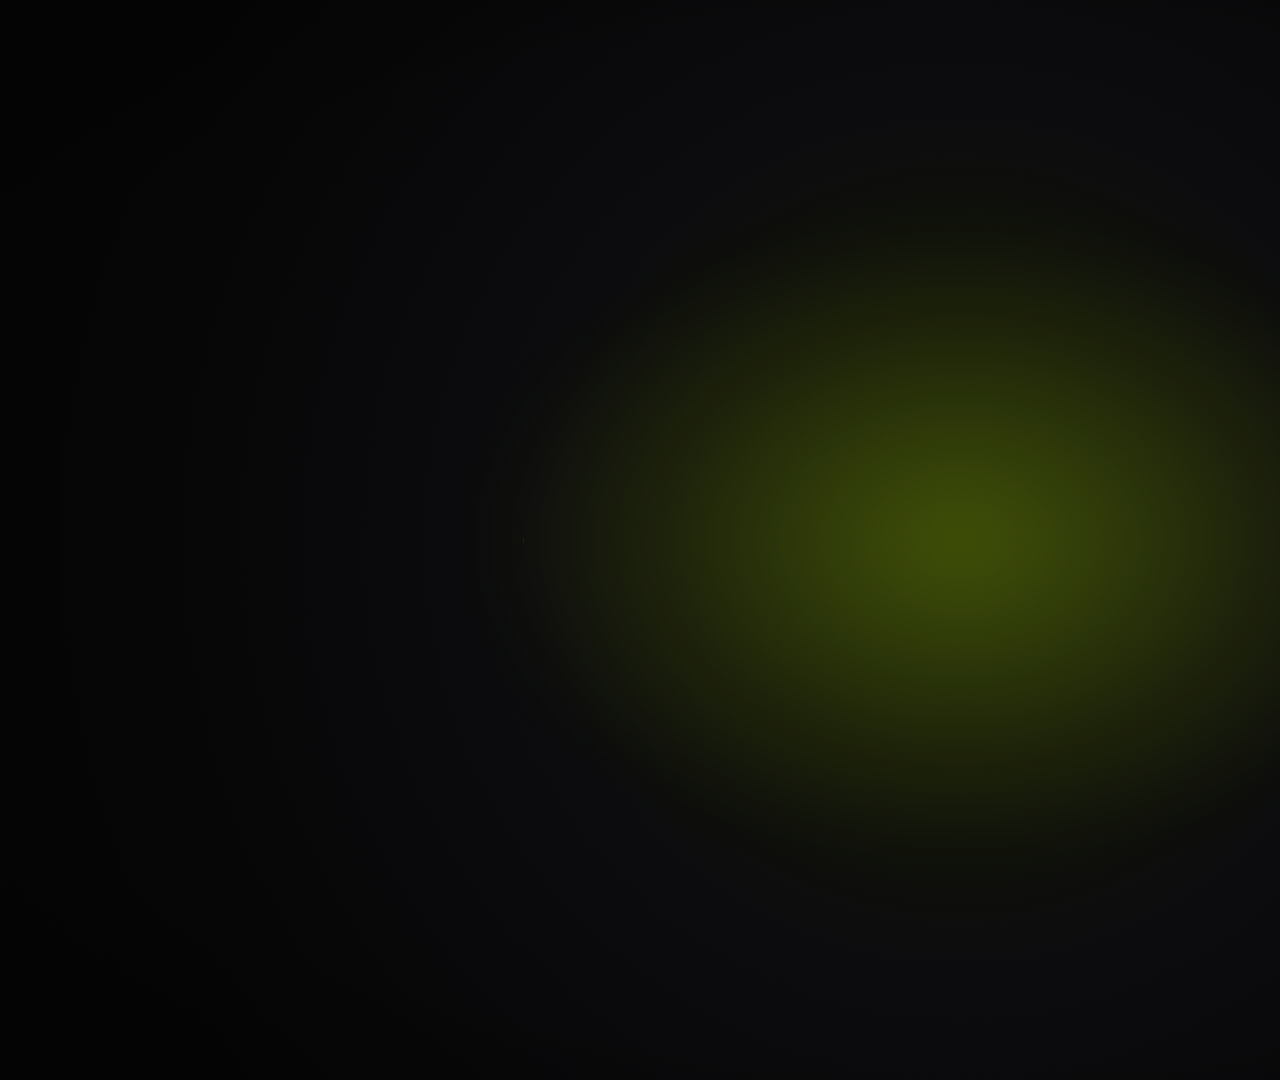
<file: .agents/skills/higgsfield-motion/assets/templates/motion_demo/index.html>
<!doctype html>
<html lang="en">
<head>
<meta charset="utf-8">
<meta name="viewport" content="width=1920">
<title>Motion Personality Demo</title>
<link rel="preconnect" href="https://fonts.googleapis.com">
<link rel="preconnect" href="https://fonts.gstatic.com" crossorigin>
<style>
  *{box-sizing:border-box;margin:0;padding:0}
  html,body{width:1920px;height:1080px;overflow:hidden;background:var(--bg-base,#000)}
  body{-webkit-font-smoothing:antialiased;text-rendering:geometricPrecision}
</style>
</head>
<body>
<div id="stage"></div>
<script>
  /* Per-copy style constant. null = take ?style=<preset> (and ?scheme=) from the URL, else 'higgsfield'.
     Example fixed copy: window.DEMO_STYLE = 'luxury-serif'; */
  window.DEMO_STYLE = null;
</script>
<script src="../../../scripts/hf-tokens.js"></script>
<script src="../../../scripts/hf-motion.js"></script>
<script src="../shared/hero-glyph.js"></script>
<script src="demo.js"></script>
</body>
</html>
</file>
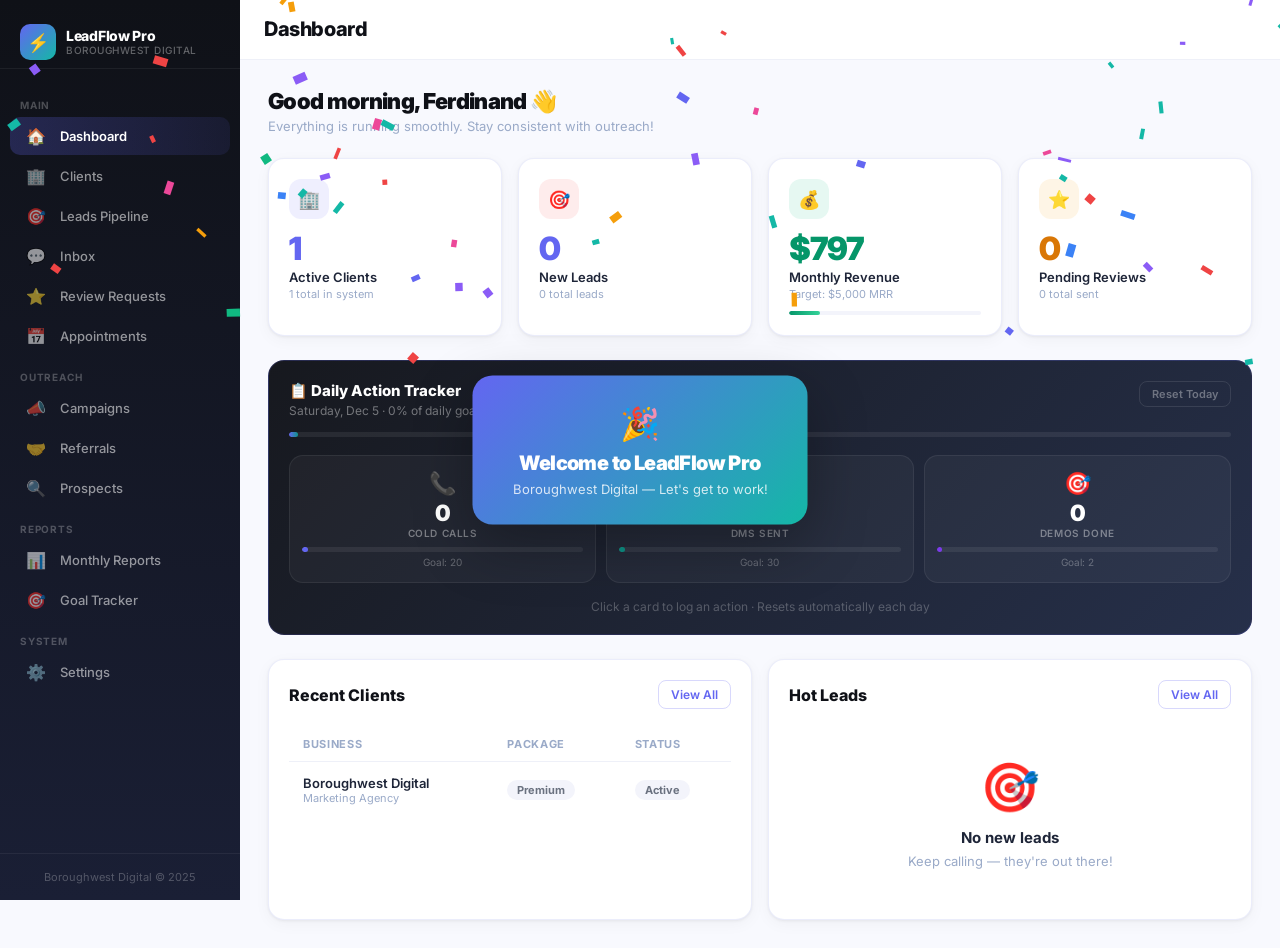
<file: dashboard.html>
<!DOCTYPE html>
<html lang="en">
<head>
<meta charset="UTF-8"/>
<meta name="viewport" content="width=device-width,initial-scale=1.0"/>
<title>LeadFlow Pro — Boroughwest Digital</title>
<link rel="preconnect" href="https://fonts.googleapis.com"/>
<link href="https://fonts.googleapis.com/css2?family=Inter:wght@300;400;500;600;700;800;900&display=swap" rel="stylesheet"/>
<style>
*{box-sizing:border-box;margin:0;padding:0}
:root{--primary:#6366f1;--primary-dark:#4f46e5;--accent:#14b8a6;--bg:#f8f9fe;--card:#fff;--ink:#0f1117;--sidebar:240px}
html{-webkit-font-smoothing:antialiased}
body{font-family:'Inter',-apple-system,sans-serif;background:var(--bg);color:#1e2538;min-height:100vh}
button{cursor:pointer;border:none;font-family:inherit}
input,select,textarea{font-family:inherit}
a{text-decoration:none;color:inherit}
::-webkit-scrollbar{width:4px;height:4px}
::-webkit-scrollbar-thumb{background:#d4d9f0;border-radius:99px}

/* Layout */
#app{display:flex;min-height:100vh}
#sidebar{width:var(--sidebar);background:linear-gradient(180deg,#0f1117 0%,#1a1f35 100%);position:fixed;top:0;left:0;height:100vh;display:flex;flex-direction:column;z-index:100;transition:transform 0.25s ease}
#main{margin-left:var(--sidebar);flex:1;min-height:100vh;display:flex;flex-direction:column}
#topbar{background:#fff;border-bottom:1px solid #eef0f8;padding:0 24px;height:60px;display:flex;align-items:center;justify-content:space-between;position:sticky;top:0;z-index:50}
#content{padding:28px 28px;flex:1}

/* Sidebar */
.sb-logo{padding:24px 20px 8px;display:flex;align-items:center;gap:10px;border-bottom:1px solid rgba(255,255,255,0.06);margin-bottom:8px}
.sb-logo-icon{width:36px;height:36px;border-radius:10px;background:linear-gradient(135deg,#6366f1,#14b8a6);display:flex;align-items:center;justify-content:center;font-size:18px;flex-shrink:0}
.sb-logo-text{font-size:14px;font-weight:800;color:#fff;letter-spacing:-0.02em;line-height:1.2}
.sb-logo-sub{font-size:10px;color:rgba(255,255,255,0.35);font-weight:500;letter-spacing:0.05em;text-transform:uppercase}
.sb-nav{flex:1;overflow-y:auto;padding:8px 10px}
.sb-section{font-size:10px;font-weight:700;color:rgba(255,255,255,0.25);letter-spacing:0.08em;text-transform:uppercase;padding:14px 10px 6px}
.nav-item{display:flex;align-items:center;gap:10px;padding:9px 12px;border-radius:10px;cursor:pointer;margin-bottom:2px;transition:all 0.15s;color:rgba(255,255,255,0.55);font-size:13px;font-weight:500}
.nav-item:hover{background:rgba(255,255,255,0.07);color:rgba(255,255,255,0.85)}
.nav-item.active{background:linear-gradient(90deg,rgba(99,102,241,0.25),rgba(99,102,241,0.1));color:#fff;font-weight:600}
.nav-item.active .nav-icon{background:linear-height(135deg,#6366f1,#4f46e5);color:#a5b4fc}
.nav-icon{font-size:16px;width:28px;text-align:center}
.nav-badge{margin-left:auto;background:#ef4444;color:#fff;font-size:10px;font-weight:700;padding:2px 6px;border-radius:99px}
.sb-footer{padding:16px;border-top:1px solid rgba(255,255,255,0.06)}
.sb-footer-text{font-size:11px;color:rgba(255,255,255,0.25);text-align:center}

/* Cards */
.card{background:#fff;border-radius:16px;box-shadow:0 1px 3px rgba(15,17,23,0.06),0 4px 16px rgba(15,17,23,0.04);border:1px solid rgba(230,233,250,0.8)}
.card-p{padding:20px}
.stat-card{padding:20px;position:relative;overflow:hidden;transition:transform 0.15s,box-shadow 0.15s}
.stat-card:hover{transform:translateY(-2px);box-shadow:0 4px 24px rgba(15,17,23,0.1)}
.stat-icon{width:40px;height:40px;border-radius:12px;display:flex;align-items:center;justify-content:center;font-size:18px;margin-bottom:14px}
.stat-value{font-size:2rem;font-weight:900;letter-spacing:-0.04em;line-height:1}
.stat-label{font-size:13px;font-weight:600;color:#1e2538;margin-top:4px}
.stat-sub{font-size:11px;color:#9aaac8;margin-top:2px}

/* Grid */
.grid-4{display:grid;grid-template-columns:repeat(4,1fr);gap:16px}
.grid-3{display:grid;grid-template-columns:repeat(3,1fr);gap:16px}
.grid-2{display:grid;grid-template-columns:repeat(2,1fr);gap:16px}
@media(max-width:1100px){.grid-4{grid-template-columns:repeat(2,1fr)}.grid-3{grid-template-columns:repeat(2,1fr)}}
@media(max-width:700px){#sidebar{transform:translateX(-100%)}.sb-toggle{display:flex!important}#main{margin-left:0}.grid-4,.grid-3,.grid-2{grid-template-columns:1fr}#content{padding:16px}}

/* Topbar */
.page-title{font-size:20px;font-weight:800;color:#0f1117;letter-spacing:-0.02em}
.page-sub{font-size:12px;color:#9aaac8;margin-top:2px}
.btn{padding:9px 18px;border-radius:10px;font-size:13px;font-weight:600;transition:all 0.15s;display:inline-flex;align-items:center;gap:6px}
.btn-primary{background:linear-gradient(135deg,#6366f1,#4f46e5);color:#fff;box-shadow:0 2px 8px rgba(99,102,241,0.3)}
.btn-primary:hover{transform:translateY(-1px);box-shadow:0 4px 16px rgba(99,102,241,0.4)}
.btn-ghost{background:transparent;color:#6366f1;border:1.5px solid rgba(99,102,241,0.25)}
.btn-ghost:hover{background:rgba(99,102,241,0.07)}
.btn-danger{background:#fee2e2;color:#dc2626}
.btn-danger:hover{background:#fecaca}
.btn-sm{padding:6px 12px;font-size:12px;border-radius:8px}
.btn-accent{background:linear-gradient(135deg,#14b8a6,#0d9488);color:#fff}

/* Badge */
.badge{display:inline-flex;align-items:center;padding:3px 10px;border-radius:99px;font-size:11px;font-weight:600}

/* Table */
.tbl{width:100%;border-collapse:collapse}
.tbl th{font-size:11px;font-weight:700;color:#9aaac8;text-transform:uppercase;letter-spacing:0.06em;padding:10px 14px;text-align:left;border-bottom:1px solid #eef0f8}
.tbl td{padding:13px 14px;border-bottom:1px solid #f3f4fb;font-size:13px;vertical-align:middle}
.tbl tr:last-child td{border-bottom:none}
.tbl tr:hover td{background:#fafbff}

/* Form */
.form-group{margin-bottom:14px}
.form-label{font-size:12px;font-weight:600;color:#4b5563;margin-bottom:5px;display:block}
.form-input{width:100%;padding:9px 12px;border:1.5px solid #e5e7eb;border-radius:10px;font-size:13px;outline:none;transition:border-color 0.15s;background:#fff}
.form-input:focus{border-color:#6366f1;box-shadow:0 0 0 3px rgba(99,102,241,0.1)}
.form-select{width:100%;padding:9px 12px;border:1.5px solid #e5e7eb;border-radius:10px;font-size:13px;outline:none;background:#fff;cursor:pointer}
.form-select:focus{border-color:#6366f1}
.form-textarea{width:100%;padding:9px 12px;border:1.5px solid #e5e7eb;border-radius:10px;font-size:13px;outline:none;resize:vertical;min-height:80px}
.form-textarea:focus{border-color:#6366f1}

/* Modal */
.modal-overlay{position:fixed;inset:0;background:rgba(15,17,23,0.5);backdrop-filter:blur(4px);z-index:200;display:flex;align-items:center;justify-content:center;padding:20px}
.modal{background:#fff;border-radius:20px;width:100%;max-width:500px;max-height:90vh;overflow-y:auto;box-shadow:0 20px 60px rgba(15,17,23,0.25)}
.modal-header{padding:24px 24px 0;display:flex;justify-content:space-between;align-items:flex-start}
.modal-body{padding:20px 24px 24px}
.modal-title{font-size:18px;font-weight:800;color:#0f1117}
.modal-close{width:32px;height:32px;border-radius:8px;background:#f3f4fb;border:none;cursor:pointer;font-size:16px;display:flex;align-items:center;justify-content:center;flex-shrink:0}
.modal-close:hover{background:#e5e7eb}

/* Empty state */
.empty{text-align:center;padding:60px 20px;color:#9aaac8}
.empty-icon{font-size:48px;margin-bottom:12px}
.empty-title{font-size:15px;font-weight:700;color:#1e2538;margin-bottom:6px}
.empty-sub{font-size:13px}

/* Notification */
#toast{position:fixed;bottom:24px;right:24px;z-index:999;display:flex;flex-direction:column;gap:8px;pointer-events:none}
.toast-item{padding:12px 18px;border-radius:12px;font-size:13px;font-weight:600;box-shadow:0 4px 20px rgba(0,0,0,0.15);animation:slideIn 0.3s ease;pointer-events:auto}
.toast-success{background:#0f1117;color:#fff}
.toast-error{background:#fee2e2;color:#dc2626}
@keyframes slideIn{from{transform:translateX(100%);opacity:0}to{transform:none;opacity:1}}

/* Section header */
.section-header{display:flex;justify-content:space-between;align-items:center;margin-bottom:18px;flex-wrap:wrap;gap:10px}
.section-title{font-size:16px;font-weight:800;color:#0f1117}

/* Tabs */
.tabs{display:flex;gap:4px;background:#f3f4fb;padding:4px;border-radius:12px;width:fit-content;flex-wrap:wrap}
.tab{padding:7px 16px;border-radius:9px;font-size:13px;font-weight:600;cursor:pointer;color:#6b7280;transition:all 0.15s;white-space:nowrap}
.tab.active{background:#fff;color:#6366f1;box-shadow:0 1px 4px rgba(0,0,0,0.1)}

/* Toggle sidebar on mobile */
.sb-toggle{display:none;width:36px;height:36px;border-radius:10px;background:#f3f4fb;border:none;font-size:18px;align-items:center;justify-content:center;cursor:pointer}

/* Urgency bar */
.urgency-bar{width:3px;height:100%;position:absolute;top:0;right:0;background:linear-gradient(180deg,#ef4444,#f97316);border-radius:0 16px 16px 0}

/* Pipeline kanban */
.kanban{display:flex;gap:14px;overflow-x:auto;padding-bottom:10px}
.kanban-col{min-width:180px;flex:1}
.kanban-header{font-size:12px;font-weight:700;padding:8px 12px;border-radius:8px;margin-bottom:8px;text-align:center}
.kanban-card{background:#fff;border:1px solid #eef0f8;border-radius:12px;padding:12px;margin-bottom:8px;font-size:12px;box-shadow:0 1px 3px rgba(0,0,0,0.05)}
.kanban-card:hover{border-color:#a5b4fc;box-shadow:0 2px 8px rgba(99,102,241,0.1)}

/* Action tracker */
.tracker-card{background:linear-gradient(135deg,rgba(15,17,23,0.97),rgba(31,41,68,0.97));border:1px solid rgba(99,102,241,0.2);border-radius:16px;padding:20px;color:#fff}
.action-btn{border-radius:14px;padding:14px 12px;cursor:pointer;transition:all 0.15s;text-align:center;user-select:none;border:1px solid rgba(255,255,255,0.07);background:rgba(255,255,255,0.04)}
.action-btn:hover{transform:scale(1.02)}

/* Progress bar */
.progress-bar{height:5px;background:rgba(255,255,255,0.07);border-radius:99px;overflow:hidden}
.progress-fill{height:100%;background:linear-gradient(90deg,#6366f1,#0d9488);border-radius:99px;transition:width 0.5s ease}

/* Closing toolkit */
.tactic-card{border:1px solid #eef0f8;border-radius:14px;padding:16px;background:#fafbff;transition:all 0.15s}
.tactic-card:hover{border-color:#a5b4fc;background:#fff}

/* Script block */
.script-block{background:#f8f9fe;border:1px solid #eef0f8;border-radius:12px;padding:14px;font-size:13px;line-height:1.7;color:#1e2538;font-style:italic;white-space:pre-wrap}

/* Why BW tab */
.pitch-card{border:1px solid #eef0f8;border-radius:16px;padding:20px;margin-bottom:14px}
.pitch-card h3{font-size:14px;font-weight:700;color:#0f1117;margin-bottom:10px}
.pitch-card p,.pitch-card li{font-size:13px;color:#4b5563;line-height:1.7}
.pitch-card li{margin-bottom:4px;list-style:disc;margin-left:16px}

/* One-click setup steps */
.step-item{display:flex;align-items:center;gap:12px;padding:12px 0;border-bottom:1px solid #f3f4fb}
.step-item:last-child{border-bottom:none}
.step-num{width:28px;height:28px;border-radius:50%;background:#f3f4fb;font-size:12px;font-weight:700;display:flex;align-items:center;justify-content:center;flex-shrink:0}
.step-num.done{background:#dcfce7;color:#16a34a}
.step-num.running{background:#ede9fe;color:#7c3aed}

/* Call tracker */
.call-row{display:flex;gap:10px;align-items:center;padding:10px 0;border-bottom:1px solid #f3f4fb;font-size:13px}
.call-row:last-child{border-bottom:none}
.outcome-badge{padding:3px 9px;border-radius:99px;font-size:11px;font-weight:600}
</style>
</head>
<body>
<div id="app">

<!-- Sidebar -->
<div id="sidebar">
  <div class="sb-logo">
    <div class="sb-logo-icon">⚡</div>
    <div>
      <div class="sb-logo-text">LeadFlow Pro</div>
      <div class="sb-logo-sub">Boroughwest Digital</div>
    </div>
  </div>
  <nav class="sb-nav" id="nav"></nav>
  <div class="sb-footer">
    <div class="sb-footer-text">Boroughwest Digital © 2025</div>
  </div>
</div>

<!-- Main -->
<div id="main">
  <div id="topbar">
    <div style="display:flex;align-items:center;gap:12px">
      <button class="sb-toggle" id="sb-toggle" onclick="toggleSidebar()">☰</button>
      <div>
        <div class="page-title" id="page-title">Dashboard</div>
        <div class="page-sub" id="page-sub"></div>
      </div>
    </div>
    <div style="display:flex;align-items:center;gap:10px">
      <span id="topbar-badge" style="font-size:12px;color:#9aaac8"></span>
      <div id="topbar-actions"></div>
    </div>
  </div>
  <div id="content"></div>
</div>

</div>

<!-- Toast container -->
<div id="toast"></div>

<!-- Modal container -->
<div id="modal-root"></div>

<script>
// ============================================================
// DATA LAYER (localStorage)
// ============================================================
const DATA_VERSION = 'v5_inbox';
(function(){
  if(localStorage.getItem('leadflow_version') !== DATA_VERSION){
    Object.keys(localStorage).filter(k=>k.startsWith('leadflow')).forEach(k=>localStorage.removeItem(k));
    localStorage.setItem('leadflow_version', DATA_VERSION);
    const cid = 'demo_client_001';
    const now = Date.now();
    const min = 60000;
    const store = {
      Client: [{
        id: cid, business_name: 'Boroughwest Digital', owner_name: 'Ferdinand West',
        business_type: 'Marketing Agency', phone_number: '2125550100',
        email: 'west.ferdinand@gmail.com', status: 'Active', package: 'Premium',
        slug: 'boroughwest-digital', has_physical_location: false,
        created_date: new Date(now - 7*24*60*min).toISOString()
      }],
      Message: [
        { id:'msg1', client_id:cid, client_name:'Boroughwest Digital', lead_name:'Marcus Johnson', lead_phone:'+12125550188', platform:'SMS', direction:'Inbound',  content:'Hey I saw your ad — how much do you charge?', status:'Unread', created_date: new Date(now - 45*min).toISOString() },
        { id:'msg2', client_id:cid, client_name:'Boroughwest Digital', lead_name:'Marcus Johnson', lead_phone:'+12125550188', platform:'SMS', direction:'Outbound', content:"Hey! Thanks for reaching out — I'll get back to you shortly.", status:'Sent',  created_date: new Date(now - 44*min).toISOString() },
        { id:'msg3', client_id:cid, client_name:'Boroughwest Digital', lead_name:'Marcus Johnson', lead_phone:'+12125550188', platform:'SMS', direction:'Inbound',  content:'Cool, also are you open on Saturdays?', status:'Unread', created_date: new Date(now - 30*min).toISOString() },
        { id:'msg4', client_id:cid, client_name:'Boroughwest Digital', lead_name:'Priya Sharma',   lead_phone:'+12125550244', platform:'SMS', direction:'Inbound',  content:'Hi! I missed your call, what did you need?', status:'Unread', created_date: new Date(now - 120*min).toISOString() },
        { id:'msg5', client_id:cid, client_name:'Boroughwest Digital', lead_name:'Priya Sharma',   lead_phone:'+12125550244', platform:'SMS', direction:'Outbound', content:"Hey Priya! I'd love to get you scheduled. Reply YES and I'll send a booking link.", status:'Sent', created_date: new Date(now - 118*min).toISOString() },
        { id:'msg6', client_id:cid, client_name:'Boroughwest Digital', lead_name:'Priya Sharma',   lead_phone:'+12125550244', platform:'SMS', direction:'Inbound',  content:'YES! Please send it over :)', status:'Unread', created_date: new Date(now - 90*min).toISOString() },
        { id:'msg7', client_id:cid, client_name:'Boroughwest Digital', lead_name:'Derrick Cole',   lead_phone:'+12125550312', platform:'Instagram DM', direction:'Inbound', content:'Yo what are your hours?', status:'Unread', created_date: new Date(now - 180*min).toISOString() },
      ],
      Lead: [], ReviewRequest: []
    };
    localStorage.setItem('leadflow_data', JSON.stringify(store));
  }
})();

function getStore(){ try{ return JSON.parse(localStorage.getItem('leadflow_data')||'{}'); }catch{ return {}; } }
function setStore(d){ localStorage.setItem('leadflow_data', JSON.stringify(d)); }
function makeId(){ return Date.now().toString(36)+Math.random().toString(36).slice(2,6); }

function entity(name){
  return {
    list(){ const s=getStore(); return s[name]||[]; },
    filter(q){ return this.list().filter(r=>Object.entries(q).every(([k,v])=>r[k]===v)); },
    get(id){ return this.list().find(r=>r.id===id); },
    create(d){ const r={...d,id:makeId(),created_date:new Date().toISOString()}; const s=getStore(); s[name]=[...(s[name]||[]),r]; setStore(s); return r; },
    update(id,d){ const s=getStore(); s[name]=(s[name]||[]).map(r=>r.id===id?{...r,...d,updated_date:new Date().toISOString()}:r); setStore(s); return s[name].find(r=>r.id===id); },
    delete(id){ const s=getStore(); s[name]=(s[name]||[]).filter(r=>r.id!==id); setStore(s); }
  };
}

const DB = { Client:entity('Client'), Lead:entity('Lead'), Message:entity('Message'), ReviewRequest:entity('ReviewRequest') };

// ============================================================
// TOAST
// ============================================================
function toast(msg, type='success'){
  const el=document.createElement('div');
  el.className=`toast-item toast-${type}`;
  el.textContent=msg;
  document.getElementById('toast').appendChild(el);
  setTimeout(()=>el.remove(), 3000);
}

// ============================================================
// MODAL
// ============================================================
function showModal(html, onClose){
  const root=document.getElementById('modal-root');
  root.innerHTML=`<div class="modal-overlay" id="modal-overlay">${html}</div>`;
  root.querySelector('#modal-overlay').addEventListener('click',e=>{ if(e.target.id==='modal-overlay'){ closeModal(); if(onClose)onClose(); } });
}
function closeModal(){ document.getElementById('modal-root').innerHTML=''; }

// ============================================================
// ROUTING
// ============================================================
const PAGES = [
  { id:'dashboard',   label:'Dashboard',        icon:'🏠', section:'Main' },
  { id:'clients',     label:'Clients',           icon:'🏢', section:'Main' },
  { id:'leads',       label:'Leads Pipeline',    icon:'🎯', section:'Main' },
  { id:'inbox',       label:'Inbox',             icon:'💬', section:'Main' },
  { id:'reviews',     label:'Review Requests',   icon:'⭐', section:'Main' },
  { id:'campaigns',   label:'Campaigns',         icon:'📣', section:'Outreach' },
  { id:'referrals',   label:'Referrals',         icon:'🤝', section:'Outreach' },
  { id:'prospects',   label:'Prospects',         icon:'🔍', section:'Outreach' },
  { id:'reports',     label:'Monthly Reports',   icon:'📊', section:'Reports' },
  { id:'goals',       label:'Goal Tracker',      icon:'🎯', section:'Reports' },
  { id:'appointments', label:'Appointments',      icon:'📅', section:'Main' },
  { id:'settings',    label:'Settings',          icon:'⚙️', section:'System' },
];

let currentPage = 'dashboard';

function buildNav(){
  const nav = document.getElementById('nav');
  const sections = [...new Set(PAGES.map(p=>p.section))];
  nav.innerHTML = sections.map(sec=>`
    <div class="sb-section">${sec}</div>
    ${PAGES.filter(p=>p.section===sec).map(p=>`
      <div class="nav-item ${p.id===currentPage?'active':''}" onclick="navigate('${p.id}')">
        <span class="nav-icon">${p.icon}</span>
        <span>${p.label}</span>
        ${p.id==='leads'?`<span class="nav-badge" id="leads-badge" style="display:none">0</span>`:''}
      </div>
    `).join('')}
  `).join('');
  updateLeadsBadge();
}

function updateLeadsBadge(){
  const count = DB.Lead.filter({status:'New'}).length;
  const b = document.getElementById('leads-badge');
  if(b){ b.textContent=count; b.style.display=count>0?'inline-flex':'none'; }
}

function navigate(page){
  currentPage=page;
  buildNav();
  const p = PAGES.find(x=>x.id===page);
  document.getElementById('page-title').textContent = p?p.label:'';
  document.getElementById('topbar-actions').innerHTML='';
  document.getElementById('topbar-badge').textContent='';
  renderPage(page);
  if(window.innerWidth<=700) document.getElementById('sidebar').style.transform='translateX(-100%)';
}

function toggleSidebar(){
  const sb=document.getElementById('sidebar');
  const hidden = sb.style.transform==='translateX(-100%)';
  sb.style.transform = hidden?'':'translateX(-100%)';
}

// ============================================================
// RENDER ROUTER
// ============================================================
function renderPage(page){
  const c=document.getElementById('content');
  switch(page){
    case 'dashboard':   renderDashboard(c); break;
    case 'clients':     renderClients(c); break;
    case 'leads':       renderLeads(c); break;
    case 'inbox':       renderInbox(c); break;
    case 'reviews':     renderReviews(c); break;
    case 'campaigns':   renderCampaigns(c); break;
    case 'referrals':   renderReferrals(c); break;
    case 'prospects':   renderProspects(c); break;
    case 'reports':     renderReports(c); break;
    case 'goals':       renderGoals(c); break;
    case 'appointments': renderAppointments(c); break;
    case 'settings':    renderSettings(c); break;
    default: c.innerHTML='<div class="empty"><div class="empty-icon">🚧</div><div class="empty-title">Coming Soon</div></div>';
  }
}

// ============================================================
// HELPERS
// ============================================================
function fmt(d){ return d?new Date(d).toLocaleDateString('en-US',{month:'short',day:'numeric',year:'numeric'}):'—'; }
function statusBadge(s, map){
  const cfg=map[s]||{bg:'#f3f4fb',color:'#6b7280'};
  return `<span class="badge" style="background:${cfg.bg};color:${cfg.color}">${s||'—'}</span>`;
}

const STATUS_LEAD   = {'New':{bg:'rgba(99,102,241,0.1)',color:'#6366f1'},'Contacted':{bg:'rgba(245,158,11,0.1)',color:'#d97706'},'Responded':{bg:'rgba(139,92,246,0.1)',color:'#7c3aed'},'Booked':{bg:'rgba(20,184,166,0.1)',color:'#0d9488'},'Closed Won':{bg:'rgba(16,185,129,0.1)',color:'#059669'},'Closed Lost':{bg:'rgba(239,68,68,0.1)',color:'#dc2626'}};
const STATUS_CLIENT = {'Active':{bg:'rgba(16,185,129,0.1)',color:'#059669'},'Onboarding':{bg:'rgba(99,102,241,0.1)',color:'#6366f1'},'Paused':{bg:'rgba(245,158,11,0.1)',color:'#d97706'},'Churned':{bg:'rgba(239,68,68,0.1)',color:'#dc2626'}};
const PKG_COLOR     = {'Starter':{bg:'rgba(99,102,241,0.1)',color:'#6366f1'},'Growth':{bg:'rgba(20,184,166,0.1)',color:'#0d9488'},'Premium':{bg:'rgba(245,158,11,0.1)',color:'#d97706'}};

function greeting(){ const h=new Date().getHours(); return h<12?'Good morning':h<17?'Good afternoon':'Good evening'; }

// ============================================================
// DASHBOARD
// ============================================================
function renderDashboard(c){
  const clients = DB.Client.list();
  const leads   = DB.Lead.list();
  const reviews = DB.ReviewRequest.list();
  const active  = clients.filter(x=>x.status==='Active');
  const newLeads= leads.filter(x=>x.status==='New');
  const mrr     = active.reduce((sum,x)=>{
    const m={'Starter':297,'Growth':497,'Premium':797};
    return sum+(m[x.package]||0)+(parseInt(x.monthly_revenue)||0);
  },0);
  const pendingR= reviews.filter(x=>x.status==='Pending').length;

  // tracker
  const today=new Date().toDateString();
  const tk=JSON.parse(localStorage.getItem('tracker_'+today)||'{"calls":0,"dms":0,"demos":0}');
  const goals={calls:20,dms:30,demos:2};
  const progress=Math.round(((tk.calls/goals.calls)+(tk.dms/goals.dms)+(tk.demos/goals.demos))/3*100);

  c.innerHTML=`
  <div style="margin-bottom:24px">
    <div style="font-size:22px;font-weight:900;color:#0f1117;letter-spacing:-0.03em">${greeting()}, Ferdinand 👋</div>
    <div style="font-size:13px;color:#9aaac8;margin-top:4px">${newLeads.length>0?`${newLeads.length} new lead${newLeads.length>1?'s':''} waiting — don't let them go cold!`:'Everything is running smoothly. Stay consistent with outreach!'}</div>
  </div>

  <div class="grid-4" style="margin-bottom:24px">
    <div class="card stat-card" onclick="navigate('clients')" style="cursor:pointer">
      <div class="stat-icon" style="background:rgba(99,102,241,0.1)">🏢</div>
      <div class="stat-value" style="color:#6366f1">${active.length}</div>
      <div class="stat-label">Active Clients</div>
      <div class="stat-sub">${clients.length} total in system</div>
    </div>
    <div class="card stat-card" onclick="navigate('leads')" style="cursor:pointer;position:relative">
      ${newLeads.length>0?'<div class="urgency-bar"></div>':''}
      <div class="stat-icon" style="background:rgba(239,68,68,0.1)">🎯</div>
      <div class="stat-value" style="color:${newLeads.length>0?'#dc2626':'#6366f1'}">${newLeads.length}</div>
      <div class="stat-label">New Leads</div>
      <div class="stat-sub">${leads.length} total leads</div>
    </div>
    <div class="card stat-card">
      <div class="stat-icon" style="background:rgba(16,185,129,0.1)">💰</div>
      <div class="stat-value" style="color:#059669">$${mrr.toLocaleString()}</div>
      <div class="stat-label">Monthly Revenue</div>
      <div class="stat-sub">Target: $5,000 MRR</div>
      <div style="margin-top:10px;height:4px;background:#f3f4fb;border-radius:99px;overflow:hidden">
        <div style="height:100%;width:${Math.min(100,Math.round(mrr/5000*100))}%;background:linear-gradient(90deg,#059669,#34d399);border-radius:99px"></div>
      </div>
    </div>
    <div class="card stat-card" onclick="navigate('reviews')" style="cursor:pointer">
      <div class="stat-icon" style="background:rgba(245,158,11,0.1)">⭐</div>
      <div class="stat-value" style="color:#d97706">${pendingR}</div>
      <div class="stat-label">Pending Reviews</div>
      <div class="stat-sub">${reviews.length} total sent</div>
    </div>
  </div>

  <!-- Daily Action Tracker -->
  <div class="tracker-card" style="margin-bottom:24px">
    <div style="display:flex;justify-content:space-between;align-items:flex-start;margin-bottom:14px;flex-wrap:wrap;gap:8px">
      <div>
        <div style="font-weight:800;font-size:15px;margin-bottom:3px">📋 Daily Action Tracker</div>
        <div style="font-size:12px;color:rgba(255,255,255,0.4)">${new Date().toLocaleDateString('en-US',{weekday:'long',month:'short',day:'numeric'})} · ${progress}% of daily goal</div>
      </div>
      <button onclick="resetTracker()" style="font-size:11px;padding:5px 12px;border-radius:8px;border:1px solid rgba(255,255,255,0.1);background:transparent;color:rgba(255,255,255,0.35);cursor:pointer;font-weight:600;font-family:inherit">Reset Today</button>
    </div>
    <div class="progress-bar" style="margin-bottom:18px"><div class="progress-fill" style="width:${Math.max(1,progress)}%"></div></div>
    <div style="display:grid;grid-template-columns:repeat(3,1fr);gap:10px;margin-bottom:16px">
      ${[{k:'calls',icon:'📞',label:'Cold Calls',goal:goals.calls,color:'#6366f1'},{k:'dms',icon:'💬',label:'DMs Sent',goal:goals.dms,color:'#0d9488'},{k:'demos',icon:'🎯',label:'Demos Done',goal:goals.demos,color:'#7c3aed'}].map(a=>{
        const val=tk[a.k],pct=Math.min(100,Math.round(val/a.goal*100)),done=val>=a.goal;
        return `<div class="action-btn" onclick="logAction('${a.k}')" style="background:${done?a.color+'22':'rgba(255,255,255,0.04)'};border-color:${done?a.color+'55':'rgba(255,255,255,0.07)'}">
          <div style="font-size:22px;margin-bottom:6px">${done?'✅':a.icon}</div>
          <div style="font-size:1.4rem;font-weight:900;color:${done?a.color:'white'};letter-spacing:-0.03em;line-height:1">${val}</div>
          <div style="font-size:10px;color:rgba(255,255,255,0.4);margin:3px 0 8px;font-weight:600;text-transform:uppercase;letter-spacing:0.06em">${a.label}</div>
          <div class="progress-bar"><div style="height:100%;width:${Math.max(2,pct)}%;background:${a.color};border-radius:99px;transition:width 0.4s ease"></div></div>
          <div style="font-size:10px;color:rgba(255,255,255,0.3);margin-top:4px">Goal: ${a.goal}</div>
        </div>`;
      }).join('')}
    </div>
    <div style="font-size:12px;color:rgba(255,255,255,0.25);text-align:center">Click a card to log an action · Resets automatically each day</div>
  </div>

  <div class="grid-2">
    <!-- Recent Clients -->
    <div class="card card-p">
      <div class="section-header"><div class="section-title">Recent Clients</div><button class="btn btn-ghost btn-sm" onclick="navigate('clients')">View All</button></div>
      ${active.slice(0,5).length===0?`<div class="empty" style="padding:30px 0"><div class="empty-icon">🏢</div><div class="empty-title">No active clients yet</div><div class="empty-sub">Add your first client to get started</div></div>`:
        `<table class="tbl"><thead><tr><th>Business</th><th>Package</th><th>Status</th></tr></thead><tbody>
        ${active.slice(0,5).map(cl=>`<tr>
          <td><div style="font-weight:600">${cl.business_name||'—'}</div><div style="font-size:11px;color:#9aaac8">${cl.business_type||'—'}</div></td>
          <td>${statusBadge(cl.package,PKG_COLOR)}</td>
          <td>${statusBadge(cl.status,STATUS_CLIENT)}</td>
        </tr>`).join('')}</tbody></table>`}
    </div>
    <!-- Hot Leads -->
    <div class="card card-p">
      <div class="section-header"><div class="section-title">Hot Leads</div><button class="btn btn-ghost btn-sm" onclick="navigate('leads')">View All</button></div>
      ${newLeads.slice(0,5).length===0?`<div class="empty" style="padding:30px 0"><div class="empty-icon">🎯</div><div class="empty-title">No new leads</div><div class="empty-sub">Keep calling — they're out there!</div></div>`:
        `<table class="tbl"><thead><tr><th>Lead</th><th>Source</th><th>Status</th></tr></thead><tbody>
        ${newLeads.slice(0,5).map(l=>`<tr>
          <td><div style="font-weight:600">${l.lead_name||'—'}</div><div style="font-size:11px;color:#9aaac8">${l.client_name||'—'}</div></td>
          <td><span style="font-size:11px;color:#6b7280">${l.source||'—'}</span></td>
          <td>${statusBadge(l.status,STATUS_LEAD)}</td>
        </tr>`).join('')}</tbody></table>`}
    </div>
  </div>
  `;
}

window.logAction = function(key){
  const today=new Date().toDateString();
  const stKey='tracker_'+today;
  const tk=JSON.parse(localStorage.getItem(stKey)||'{"calls":0,"dms":0,"demos":0}');
  tk[key]=(tk[key]||0)+1;
  localStorage.setItem(stKey,JSON.stringify(tk));
  renderDashboard(document.getElementById('content'));
};
window.resetTracker = function(){
  const today=new Date().toDateString();
  localStorage.setItem('tracker_'+today,JSON.stringify({calls:0,dms:0,demos:0}));
  renderDashboard(document.getElementById('content'));
};

// ============================================================
// CLIENTS
// ============================================================
function renderClients(c){
  const clients = DB.Client.list();
  document.getElementById('topbar-actions').innerHTML=`<button class="btn btn-primary btn-sm" onclick="openAddClient()">+ Add Client</button>`;

  c.innerHTML=`
  <div class="grid-3" style="margin-bottom:24px">
    ${[
      {label:'Active',val:clients.filter(x=>x.status==='Active').length,color:'#059669',bg:'rgba(16,185,129,0.1)',icon:'✅'},
      {label:'Onboarding',val:clients.filter(x=>x.status==='Onboarding').length,color:'#6366f1',bg:'rgba(99,102,241,0.1)',icon:'⚙️'},
      {label:'Total Clients',val:clients.length,color:'#0f1117',bg:'#f3f4fb',icon:'🏢'},
    ].map(s=>`<div class="card stat-card">
      <div class="stat-icon" style="background:${s.bg}">${s.icon}</div>
      <div class="stat-value" style="color:${s.color}">${s.val}</div>
      <div class="stat-label">${s.label}</div>
    </div>`).join('')}
  </div>
  <div class="card card-p">
    <div class="section-header">
      <div class="section-title">All Clients (${clients.length})</div>
      <input class="form-input" style="width:220px" placeholder="Search clients…" oninput="filterClients(this.value)" id="client-search"/>
    </div>
    <div id="clients-table">${buildClientsTable(clients)}</div>
  </div>`;
}

function buildClientsTable(list){
  if(!list.length) return `<div class="empty"><div class="empty-icon">🏢</div><div class="empty-title">No clients yet</div><div class="empty-sub">Click "+ Add Client" to get started</div></div>`;
  return `<table class="tbl"><thead><tr><th>Business</th><th>Owner</th><th>Package</th><th>Status</th><th>Phone</th><th>Actions</th></tr></thead><tbody>
  ${list.map(cl=>`<tr>
    <td><div style="font-weight:700">${cl.business_name||'—'}</div><div style="font-size:11px;color:#9aaac8">${cl.business_type||'—'}</div></td>
    <td style="font-size:13px">${cl.owner_name||'—'}</td>
    <td>${statusBadge(cl.package,PKG_COLOR)}</td>
    <td>${statusBadge(cl.status,STATUS_CLIENT)}</td>
    <td style="font-size:12px;color:#6b7280">${cl.phone_number||'—'}</td>
    <td>
      <div style="display:flex;gap:6px">
        <button class="btn btn-ghost btn-sm" onclick="openEditClient('${cl.id}')">Edit</button>
        <button class="btn btn-sm" style="background:#ede9fe;color:#7c3aed" onclick="oneClickSetup('${cl.id}')">⚡ Setup</button>
        <button class="btn btn-danger btn-sm" onclick="deleteClient('${cl.id}')">✕</button>
      </div>
    </td>
  </tr>`).join('')}
  </tbody></table>`;
}

window.filterClients = function(q){
  const all=DB.Client.list();
  const filtered=q?all.filter(c=>(c.business_name||'').toLowerCase().includes(q.toLowerCase())||(c.owner_name||'').toLowerCase().includes(q.toLowerCase())):all;
  document.getElementById('clients-table').innerHTML=buildClientsTable(filtered);
};

window.openAddClient = function(){
  showModal(`<div class="modal">
    <div class="modal-header"><div class="modal-title">Add New Client</div><button class="modal-close" onclick="closeModal()">✕</button></div>
    <div class="modal-body">
      <div class="form-group"><label class="form-label">Business Name *</label><input class="form-input" id="f-bname" placeholder="e.g. Tony's Barbershop"/></div>
      <div class="form-group"><label class="form-label">Owner Name</label><input class="form-input" id="f-oname" placeholder="e.g. Tony Romano"/></div>
      <div class="form-group"><label class="form-label">Business Type</label><input class="form-input" id="f-btype" placeholder="e.g. Barbershop, Dentist, Gym…"/></div>
      <div class="form-group"><label class="form-label">Phone Number</label><input class="form-input" id="f-phone" placeholder="(212) 555-0100"/></div>
      <div class="form-group"><label class="form-label">Email</label><input class="form-input" id="f-email" placeholder="owner@business.com"/></div>
      <div class="grid-2">
        <div class="form-group"><label class="form-label">Package</label>
          <select class="form-select" id="f-pkg"><option value="">Select…</option><option>Starter</option><option>Growth</option><option>Premium</option></select>
        </div>
        <div class="form-group"><label class="form-label">Status</label>
          <select class="form-select" id="f-status"><option>Onboarding</option><option>Active</option><option>Paused</option></select>
        </div>
      </div>
      <div class="form-group"><label class="form-label">Notes</label><textarea class="form-textarea" id="f-notes" placeholder="Any additional notes…" rows="2"></textarea></div>
      <div style="display:flex;gap:10px;justify-content:flex-end;margin-top:6px">
        <button class="btn btn-ghost" onclick="closeModal()">Cancel</button>
        <button class="btn btn-primary" onclick="saveNewClient()">Add Client</button>
      </div>
    </div>
  </div>`);
};

window.saveNewClient = function(){
  const bname=document.getElementById('f-bname').value.trim();
  if(!bname){ toast('Business name is required','error'); return; }
  var slug = bname.toLowerCase().replace(/[^a-z0-9]+/g,'-').replace(/^-|-$/g,'');
  DB.Client.create({
    business_name:bname,
    owner_name:document.getElementById('f-oname').value.trim(),
    business_type:document.getElementById('f-btype').value.trim(),
    phone_number:document.getElementById('f-phone').value.trim(),
    email:document.getElementById('f-email').value.trim(),
    package:document.getElementById('f-pkg').value,
    status:document.getElementById('f-status').value,
    notes:document.getElementById('f-notes').value.trim(),
    slug:slug,
  });
  closeModal();
  toast('Client added! ✅');
  renderClients(document.getElementById('content'));
};

window.openEditClient = function(id){
  const cl=DB.Client.get(id);
  if(!cl) return;
  showModal(`<div class="modal">
    <div class="modal-header"><div class="modal-title">Edit Client</div><button class="modal-close" onclick="closeModal()">✕</button></div>
    <div class="modal-body">
      <div class="form-group"><label class="form-label">Business Name</label><input class="form-input" id="ef-bname" value="${cl.business_name||''}"/></div>
      <div class="form-group"><label class="form-label">Owner Name</label><input class="form-input" id="ef-oname" value="${cl.owner_name||''}"/></div>
      <div class="form-group"><label class="form-label">Business Type</label><input class="form-input" id="ef-btype" value="${cl.business_type||''}"/></div>
      <div class="form-group"><label class="form-label">Phone Number</label><input class="form-input" id="ef-phone" value="${cl.phone_number||''}"/></div>
      <div class="form-group"><label class="form-label">Email</label><input class="form-input" id="ef-email" value="${cl.email||''}"/></div>
      <div class="grid-2">
        <div class="form-group"><label class="form-label">Package</label>
          <select class="form-select" id="ef-pkg">
            ${['Starter','Growth','Premium'].map(p=>`<option ${cl.package===p?'selected':''}>${p}</option>`).join('')}
          </select>
        </div>
        <div class="form-group"><label class="form-label">Status</label>
          <select class="form-select" id="ef-status">
            ${['Onboarding','Active','Paused','Churned'].map(s=>`<option ${cl.status===s?'selected':''}>${s}</option>`).join('')}
          </select>
        </div>
      </div>
      <div class="form-group"><label class="form-label">Missed Call Text-Back Message</label><textarea class="form-textarea" id="ef-mc" rows="2">${cl.missed_call_message||''}</textarea></div>
      <div class="form-group">
        <label class="form-label">Google Review Link</label>
        <div style="display:flex;gap:8px;align-items:center;margin-top:4px">
          <input class="form-input" id="ef-glink" type="url" value="${cl.google_review_link||''}" placeholder="https://g.page/r/XXXXXXXX/review" style="margin-top:0;flex:1"/>
          <button type="button" onclick="getGoogleLink('${cl.business_name}','${cl.address||''}')"
            style="flex-shrink:0;background:#4285f4;color:#fff;border:none;border-radius:8px;padding:9px 12px;font-size:12px;font-weight:700;cursor:pointer;white-space:nowrap">
            🔍 Find on Google
          </button>
        </div>
        <div style="font-size:11px;color:#9ca3af;margin-top:5px">
          💡 Click "Find on Google" → opens Maps → click Share → copy link → paste above
        </div>
      </div>
      <div class="form-group"><label class="form-label">Review Request Message</label><textarea class="form-textarea" id="ef-rr" rows="2">${cl.review_request_message||''}</textarea><div style="font-size:11px;color:#9ca3af;margin-top:4px">Use {link} to insert Google review link. Leave blank for default.</div></div>
      <div class="form-group"><label class="form-label">Notes</label><textarea class="form-textarea" id="ef-notes" rows="2">${cl.notes||''}</textarea></div>
      <div style="display:flex;gap:10px;justify-content:flex-end;margin-top:6px">
        <button class="btn btn-ghost" onclick="closeModal()">Cancel</button>
        <button class="btn btn-primary" onclick="saveEditClient('${id}')">Save Changes</button>
      </div>
    </div>
  </div>`);
};

window.getGoogleLink = function(bizName, address){
  const query = encodeURIComponent((bizName||'business') + ' ' + (address||'Manhattan NYC'));
  window.open('https://www.google.com/maps/search/'+query, '_blank');
  // Show a tooltip
  toast('Google Maps opened — click Share on the listing, copy the link, paste it above ✅');
};

window.saveEditClient = function(id){
  DB.Client.update(id,{
    business_name:document.getElementById('ef-bname').value.trim(),
    owner_name:document.getElementById('ef-oname').value.trim(),
    business_type:document.getElementById('ef-btype').value.trim(),
    phone_number:document.getElementById('ef-phone').value.trim(),
    google_review_link:document.getElementById('ef-glink').value.trim(),
    email:document.getElementById('ef-email').value.trim(),
    package:document.getElementById('ef-pkg').value,
    status:document.getElementById('ef-status').value,
    missed_call_message:document.getElementById('ef-mc').value.trim(),
    review_request_message:document.getElementById('ef-rr').value.trim(),
    notes:document.getElementById('ef-notes').value.trim(),
  });
  closeModal();
  toast('Client updated ✅');
  renderClients(document.getElementById('content'));
};

window.deleteClient = function(id){
  if(!confirm('Delete this client? This cannot be undone.')) return;
  DB.Client.delete(id);
  toast('Client deleted');
  renderClients(document.getElementById('content'));
};

window.oneClickSetup = function(clientId){
  var cl = DB.Client.get(clientId);
  if(!cl){ toast('Client not found','error'); return; }
  var steps = [
    {label:'Send welcome email', desc:'Drafting personalized welcome for '+cl.business_name, icon:'📧'},
    {label:'Generate portal link', desc:'https://westferdinand-bit.github.io/client-portal/?client='+(cl.slug||clientId), icon:'🔗'},
    {label:'Create Google Drive folder', desc:'Folder: '+cl.business_name+' — Reports, Assets, Contracts', icon:'📁'},
    {label:'Configure Twilio text-back', desc:'Webhook ready for '+(cl.phone_number||'phone TBD'), icon:'📱'},
    {label:'Flag ManyChat template', desc:'Ready to duplicate — takes ~2 min manually', icon:'🤖'},
  ];
  var current = 0;

  window._setupNext = function(){
    current++;
    if(current >= steps.length){
      DB.Client.update(clientId, {status:'Active'});
      toast('Client fully onboarded! 🎉');
    }
    renderSetupModal();
  };

  function renderSetupModal(){
    var pct = Math.round(current/steps.length*100);
    var stepsHtml = '';
    for(var i=0;i<steps.length;i++){
      var s = steps[i];
      var numClass = i<current ? 'done' : i===current ? 'running' : '';
      var numText = i<current ? '✓' : (i+1);
      var labelColor = i<current ? '#059669' : i===current ? '#7c3aed' : '#9aaac8';
      stepsHtml += '<div class="step-item"><div class="step-num '+numClass+'">'+numText+'</div><div style="flex:1"><div style="font-size:13px;font-weight:600;color:'+labelColor+'">'+s.icon+' '+s.label+'</div><div style="font-size:11px;color:#9aaac8;margin-top:2px">'+s.desc+'</div></div></div>';
    }
    var actionHtml = '';
    if(current < steps.length){
      actionHtml = '<button class="btn btn-primary" onclick="window._setupNext()">▶ '+(current===0?'Start Setup':'Next Step')+'</button>';
    } else {
      var portalSlug = cl.slug || clientId;
      actionHtml = '<div style="text-align:center;width:100%"><div style="font-size:14px;font-weight:700;color:#059669;margin-bottom:8px">✅ Setup Complete!</div><div style="font-size:12px;color:#6b7280">Portal: <a href="https://westferdinand-bit.github.io/client-portal/?client='+portalSlug+'" target="_blank" style="color:#6366f1">Open Client Portal</a></div><button class="btn btn-ghost" style="margin-top:12px" onclick="closeModal()">Done</button></div>';
    }
    showModal('<div class="modal"><div class="modal-header"><div class="modal-title">⚡ One-Click Setup — '+cl.business_name+'</div><button class="modal-close" onclick="closeModal()">✕</button></div><div class="modal-body"><div style="margin-bottom:20px"><div style="display:flex;justify-content:space-between;margin-bottom:6px"><span style="font-size:12px;color:#6b7280;font-weight:600">Setup Progress</span><span style="font-size:12px;color:#6366f1;font-weight:700">'+current+'/'+steps.length+' steps</span></div><div style="height:6px;background:#f3f4fb;border-radius:99px;overflow:hidden"><div style="height:100%;width:'+pct+'%;background:linear-gradient(90deg,#6366f1,#14b8a6);border-radius:99px;transition:width 0.4s"></div></div></div>'+stepsHtml+'<div style="margin-top:20px;display:flex;gap:10px;justify-content:flex-end">'+actionHtml+'</div></div></div>');
  }

  renderSetupModal();
};

// ============================================================
// LEADS
// ============================================================
function renderLeads(c){
  const leads=DB.Lead.list();
  const clients=DB.Client.list();
  document.getElementById('topbar-actions').innerHTML=`<button class="btn btn-primary btn-sm" onclick="openAddLead()">+ Add Lead</button>`;

  const statuses=['New','Contacted','Responded','Booked','Closed Won','Closed Lost'];
  c.innerHTML=`
  <div class="grid-3" style="margin-bottom:24px">
    ${[
      {label:'New Leads',val:leads.filter(x=>x.status==='New').length,color:'#6366f1',bg:'rgba(99,102,241,0.1)',icon:'🆕'},
      {label:'In Progress',val:leads.filter(x=>['Contacted','Responded'].includes(x.status)).length,color:'#d97706',bg:'rgba(245,158,11,0.1)',icon:'🔄'},
      {label:'Closed Won',val:leads.filter(x=>x.status==='Closed Won').length,color:'#059669',bg:'rgba(16,185,129,0.1)',icon:'🏆'},
    ].map(s=>`<div class="card stat-card">
      <div class="stat-icon" style="background:${s.bg}">${s.icon}</div>
      <div class="stat-value" style="color:${s.color}">${s.val}</div>
      <div class="stat-label">${s.label}</div>
    </div>`).join('')}
  </div>

  <div class="card card-p" style="margin-bottom:20px">
    <div class="section-header"><div class="section-title">Pipeline (${leads.length} leads)</div></div>
    <div class="kanban">
      ${statuses.map(st=>{
        const cfg=STATUS_LEAD[st]||{bg:'#f3f4fb',color:'#6b7280'};
        const group=leads.filter(l=>l.status===st);
        return `<div class="kanban-col">
          <div class="kanban-header" style="background:${cfg.bg};color:${cfg.color}">${st} (${group.length})</div>
          ${group.map(l=>`<div class="kanban-card">
            <div style="font-weight:700;color:#0f1117;margin-bottom:3px">${l.lead_name||'—'}</div>
            <div style="font-size:11px;color:#9aaac8">${l.client_name||'—'} · ${l.source||'—'}</div>
            ${l.value?`<div style="font-size:12px;font-weight:600;color:#059669;margin-top:4px">$${l.value}/mo</div>`:''}
          </div>`).join('')||`<div style="font-size:12px;color:#d4d9f0;text-align:center;padding:16px 0">Empty</div>`}
        </div>`;
      }).join('')}
    </div>
  </div>

  <div class="card card-p">
    <div class="section-header"><div class="section-title">All Leads</div></div>
    <table class="tbl"><thead><tr><th>Lead</th><th>Client</th><th>Source</th><th>Status</th><th>Value</th><th>Follow-up</th><th>Actions</th></tr></thead><tbody>
    ${leads.length===0?`<tr><td colspan="7"><div class="empty" style="padding:30px 0"><div class="empty-icon">🎯</div><div class="empty-title">No leads yet</div></div></td></tr>`:''}
    ${leads.map(l=>`<tr>
      <td><div style="font-weight:600">${l.lead_name||'—'}</div><div style="font-size:11px;color:#9aaac8">${l.lead_phone||''}</div></td>
      <td style="font-size:12px">${l.client_name||'—'}</td>
      <td><span style="font-size:11px;color:#6b7280">${l.source||'—'}</span></td>
      <td>${statusBadge(l.status,STATUS_LEAD)}</td>
      <td style="font-size:12px;color:#059669;font-weight:600">${l.value?'$'+l.value+'/mo':'—'}</td>
      <td style="font-size:11px;color:#9aaac8">${l.follow_up_date?fmt(l.follow_up_date):'—'}</td>
      <td>
        <div style="display:flex;gap:6px">
          <button class="btn btn-ghost btn-sm" onclick="openEditLead('${l.id}')">Edit</button>
          <button class="btn btn-danger btn-sm" onclick="deleteLead('${l.id}')">✕</button>
        </div>
      </td>
    </tr>`).join('')}
    </tbody></table>
  </div>`;
  updateLeadsBadge();
}

window.openAddLead = function(){
  const clients=DB.Client.list();
  showModal(`<div class="modal">
    <div class="modal-header"><div class="modal-title">Add New Lead</div><button class="modal-close" onclick="closeModal()">✕</button></div>
    <div class="modal-body">
      <div class="form-group"><label class="form-label">Lead Name *</label><input class="form-input" id="lf-name" placeholder="e.g. Maria Santos"/></div>
      <div class="form-group"><label class="form-label">Phone</label><input class="form-input" id="lf-phone" placeholder="(212) 555-0100"/></div>
      <div class="form-group"><label class="form-label">Email</label><input class="form-input" id="lf-email" placeholder="email@domain.com"/></div>
      <div class="form-group"><label class="form-label">Client (which business they came from)</label>
        <select class="form-select" id="lf-client">
          <option value="">Select client…</option>
          ${clients.map(cl=>`<option value="${cl.business_name}">${cl.business_name}</option>`).join('')}
        </select>
      </div>
      <div class="grid-2">
        <div class="form-group"><label class="form-label">Source</label>
          <select class="form-select" id="lf-source">
            <option>Missed Call</option><option>Instagram DM</option><option>Facebook DM</option><option>Walk-in</option><option>Referral</option><option>Website</option>
          </select>
        </div>
        <div class="form-group"><label class="form-label">Status</label>
          <select class="form-select" id="lf-status">
            <option>New</option><option>Contacted</option><option>Responded</option><option>Booked</option><option>Closed Won</option><option>Closed Lost</option>
          </select>
        </div>
      </div>
      <div class="form-group"><label class="form-label">Est. Monthly Value ($)</label><input class="form-input" id="lf-value" type="number" placeholder="297"/></div>
      <div class="form-group"><label class="form-label">Follow-up Date</label><input class="form-input" id="lf-followup" type="date"/></div>
      <div style="display:flex;gap:10px;justify-content:flex-end;margin-top:6px">
        <button class="btn btn-ghost" onclick="closeModal()">Cancel</button>
        <button class="btn btn-primary" onclick="saveNewLead()">Add Lead</button>
      </div>
    </div>
  </div>`);
};

window.saveNewLead = function(){
  const name=document.getElementById('lf-name').value.trim();
  if(!name){ toast('Lead name is required','error'); return; }
  DB.Lead.create({
    lead_name:name,
    lead_phone:document.getElementById('lf-phone').value.trim(),
    lead_email:document.getElementById('lf-email').value.trim(),
    client_name:document.getElementById('lf-client').value,
    source:document.getElementById('lf-source').value,
    status:document.getElementById('lf-status').value,
    value:document.getElementById('lf-value').value,
    follow_up_date:document.getElementById('lf-followup').value,
  });
  closeModal();
  toast('Lead added ✅');
  renderLeads(document.getElementById('content'));
};

window.openEditLead = function(id){
  const l=DB.Lead.get(id);
  if(!l) return;
  const clients=DB.Client.list();
  showModal(`<div class="modal">
    <div class="modal-header"><div class="modal-title">Edit Lead</div><button class="modal-close" onclick="closeModal()">✕</button></div>
    <div class="modal-body">
      <div class="form-group"><label class="form-label">Lead Name</label><input class="form-input" id="elf-name" value="${l.lead_name||''}"/></div>
      <div class="form-group"><label class="form-label">Phone</label><input class="form-input" id="elf-phone" value="${l.lead_phone||''}"/></div>
      <div class="form-group"><label class="form-label">Client</label>
        <select class="form-select" id="elf-client">
          <option value="">None</option>
          ${clients.map(cl=>`<option value="${cl.business_name}" ${l.client_name===cl.business_name?'selected':''}>${cl.business_name}</option>`).join('')}
        </select>
      </div>
      <div class="grid-2">
        <div class="form-group"><label class="form-label">Source</label>
          <select class="form-select" id="elf-source">
            ${['Missed Call','Instagram DM','Facebook DM','Walk-in','Referral','Website'].map(s=>`<option ${l.source===s?'selected':''}>${s}</option>`).join('')}
          </select>
        </div>
        <div class="form-group"><label class="form-label">Status</label>
          <select class="form-select" id="elf-status">
            ${['New','Contacted','Responded','Booked','Closed Won','Closed Lost'].map(s=>`<option ${l.status===s?'selected':''}>${s}</option>`).join('')}
          </select>
        </div>
      </div>
      <div class="form-group"><label class="form-label">Est. Monthly Value ($)</label><input class="form-input" id="elf-value" type="number" value="${l.value||''}"/></div>
      <div class="form-group"><label class="form-label">Follow-up Date</label><input class="form-input" id="elf-followup" type="date" value="${l.follow_up_date||''}"/></div>
      <div class="form-group"><label class="form-label">Notes</label><textarea class="form-textarea" id="elf-notes" rows="2">${l.notes||''}</textarea></div>
      <div style="display:flex;gap:10px;justify-content:flex-end;margin-top:6px">
        <button class="btn btn-ghost" onclick="closeModal()">Cancel</button>
        <button class="btn btn-primary" onclick="saveEditLead('${id}')">Save</button>
      </div>
    </div>
  </div>`);
};

window.saveEditLead = function(id){
  DB.Lead.update(id,{
    lead_name:document.getElementById('elf-name').value.trim(),
    lead_phone:document.getElementById('elf-phone').value.trim(),
    client_name:document.getElementById('elf-client').value,
    source:document.getElementById('elf-source').value,
    status:document.getElementById('elf-status').value,
    value:document.getElementById('elf-value').value,
    follow_up_date:document.getElementById('elf-followup').value,
    notes:document.getElementById('elf-notes').value.trim(),
  });
  closeModal();
  toast('Lead updated ✅');
  renderLeads(document.getElementById('content'));
};

window.deleteLead = function(id){
  if(!confirm('Delete this lead?')) return;
  DB.Lead.delete(id);
  toast('Lead deleted');
  renderLeads(document.getElementById('content'));
};

// ============================================================
// INBOX
// ============================================================
function smartSuggest(lastMsg, client) {
  const t = (lastMsg || '').toLowerCase();
  const bookingLink = client ? ('https://superagent-eedd9b5a.base44.app/functions/bookAppointment?client=' + (client.slug || '')) : '';
  const address = (client && client.address) ? client.address : '';

  if (/\b(book|schedul|appoint|come in|set up|availab|slot|when can|yes|yeah|yep|sure|ok|okay)\b/.test(t))
    return bookingLink
      ? 'Here\u2019s our booking link \u2014 grab a time that works for you: ' + bookingLink
      : 'I\u2019d love to get you scheduled! Let me know what day works best for you.';

  if (/\b(price|cost|how much|charge|rate|fee|quote|estimate)\b/.test(t))
    return 'Happy to help with pricing! What service are you looking for?';

  if (/\b(hour|open|close|when|what time|today|weekend|saturday|sunday)\b/.test(t))
    return 'We\u2019re open Mon\u2013Fri 9am\u20136pm and Sat 10am\u20134pm. Anything else I can help with?';

  if (/\b(where|address|location|direction|find you|map|near)\b/.test(t))
    return address
      ? 'We\u2019re located at ' + address + '. See you soon!'
      : 'Happy to share our address \u2014 just give me one moment!';

  if (/\b(miss|call|rang|what did you|you called)\b/.test(t))
    return 'Hey! Sorry I missed you. I\u2019d love to get you taken care of \u2014 reply YES and I\u2019ll send a booking link.';

  if (/\b(thank|thanks|appreciate|great|awesome|perfect|love it)\b/.test(t))
    return 'Thank you so much \u2014 we really appreciate it! Let us know if there\u2019s anything else we can do.';

  return 'Hey! Thanks for reaching out \u2014 how can I help you today?';
}

function renderInbox(c){
  const messages = DB.Message.list().sort((a,b)=>new Date(b.created_date)-new Date(a.created_date));
  const clients  = DB.Client.list();

  // Group into threads by (client_id + lead_phone + platform)
  const convMap = {};
  messages.forEach(m=>{
    const key = (m.client_id||m.client_name||'') + '||' + (m.lead_phone||m.lead_name||'unknown') + '||' + (m.platform||'');
    if(!convMap[key]) convMap[key]={
      key, client_id:m.client_id, client_name:m.client_name,
      lead_name:m.lead_name, lead_phone:m.lead_phone||'',
      platform:m.platform, messages:[], unread:0,
      last_message:m.content, last_time:m.created_date
    };
    convMap[key].messages.push(m);
    if(m.direction==='Inbound' && m.status!=='Read') convMap[key].unread++;
    if(new Date(m.created_date) > new Date(convMap[key].last_time)) {
      convMap[key].last_time = m.created_date;
      convMap[key].last_message = m.content;
    }
  });
  // Sort messages within each thread oldest-first
  Object.values(convMap).forEach(cv => cv.messages.sort((a,b)=>new Date(a.created_date)-new Date(b.created_date)));
  const convs = Object.values(convMap).sort((a,b)=>new Date(b.last_time)-new Date(a.last_time));

  const filter = window._inboxFilter || 'all';
  const clientFilter = window._inboxClientFilter || '';
  const search = window._inboxSearch || '';
  let filtered = convs;
  if(filter!=='all') filtered = filtered.filter(cv=>cv.platform===filter);
  if(clientFilter) filtered = filtered.filter(cv=>cv.client_name===clientFilter);
  if(search) filtered = filtered.filter(cv=>(cv.lead_name||'').toLowerCase().includes(search.toLowerCase())||(cv.lead_phone||'').includes(search));

  const totalUnread = convs.reduce((s,cv)=>s+cv.unread,0);
  const activeKey = window._activeConvKey || null;
  const activeConv = activeKey ? convMap[activeKey] : null;

  document.getElementById('topbar-actions').innerHTML=
    `<button class="btn btn-primary btn-sm" onclick="openNewConversation()">+ New Message</button>`;

  const platformColors = {'SMS':'#6366f1','Instagram DM':'#ec4899','Facebook DM':'#2563eb','Email':'#0d9488','Phone Call':'#d97706'};
  const platformIcons  = {'SMS':'📱','Instagram DM':'📸','Facebook DM':'📘','Email':'📧','Phone Call':'📞'};

  c.innerHTML=`
  <style>
    .conv-list{background:#fff;border-radius:16px;border:1px solid #eef0f8;overflow:hidden;max-height:640px;display:flex;flex-direction:column}
    .conv-rows{overflow-y:auto;flex:1}
    .conv-row{display:flex;align-items:flex-start;gap:11px;padding:13px 15px;border-bottom:1px solid #f3f4fb;cursor:pointer;transition:background .12s;border-left:3px solid transparent}
    .conv-row:hover{background:#f8f9ff}
    .conv-row.active{background:#f3f4ff;border-left:3px solid #6366f1}
    .conv-row.unread-row .conv-lead{font-weight:800}
    .conv-avatar{width:38px;height:38px;border-radius:50%;display:flex;align-items:center;justify-content:center;font-weight:800;font-size:13px;flex-shrink:0;color:#fff}
    .conv-lead{font-size:13px;color:#0f1117;font-weight:600}
    .conv-sub{font-size:11px;color:#9aaac8;margin-top:1px}
    .conv-preview{font-size:12px;color:#9aaac8;margin-top:3px;overflow:hidden;text-overflow:ellipsis;white-space:nowrap}
    .thread-pane{background:#fff;border-radius:16px;border:1px solid #eef0f8;display:flex;flex-direction:column;height:640px}
    .thread-header{padding:13px 16px;border-bottom:1px solid #f3f4fb;display:flex;align-items:center;gap:10px;flex-shrink:0}
    .thread-msgs{flex:1;overflow-y:auto;padding:16px;display:flex;flex-direction:column;gap:6px;background:#f8f9ff}
    .msg-bubble{max-width:72%;padding:10px 14px;border-radius:16px;font-size:13px;line-height:1.5}
    .msg-out{background:#6366f1;color:#fff;border-radius:16px 16px 4px 16px;align-self:flex-end}
    .msg-in{background:#fff;color:#1e293b;border:1px solid #eef0f8;border-radius:16px 16px 16px 4px;align-self:flex-start}
    .quick-bar{padding:10px 14px 6px;border-top:1px solid #f3f4fb;flex-shrink:0}
    .qr-btn{padding:5px 10px;border-radius:20px;border:1.5px solid #e5e7eb;background:#fff;color:#4338ca;font-size:11px;font-weight:600;cursor:pointer;white-space:nowrap;transition:all .12s}
    .qr-btn:hover{background:#ede9fe;border-color:#a5b4fc}
    .reply-bar{padding:10px 14px 14px;display:flex;gap:8px;align-items:flex-end;flex-shrink:0}
    .reply-input{flex:1;border:1.5px solid #e5e7eb;border-radius:12px;padding:10px 13px;font-size:13px;font-family:inherit;resize:none;outline:none;line-height:1.5}
    .reply-input:focus{border-color:#6366f1}
    .send-btn{background:#6366f1;color:#fff;border:none;border-radius:12px;padding:10px 18px;font-size:13px;font-weight:700;cursor:pointer;flex-shrink:0;transition:all .15s}
    .send-btn:disabled{background:#e0e7ff;color:#a5b4fc;cursor:not-allowed}
    .inbox-hint{font-size:11px;color:#c4cde4;margin-top:5px}
  </style>

  <!-- Stats -->
  <div class="grid-3" style="margin-bottom:18px">
    ${[
      {label:'Conversations',val:convs.length,color:'#6366f1',bg:'rgba(99,102,241,0.1)',icon:'💬'},
      {label:'Unread',val:totalUnread,color:'#ef4444',bg:'rgba(239,68,68,0.1)',icon:'🔴'},
      {label:'Clients',val:new Set(convs.map(cv=>cv.client_name)).size,color:'#0d9488',bg:'rgba(20,184,166,0.1)',icon:'🏢'},
    ].map(s=>`<div class="card stat-card">
      <div class="stat-icon" style="background:${s.bg}">${s.icon}</div>
      <div class="stat-value" style="color:${s.color}">${s.val}</div>
      <div class="stat-label">${s.label}</div>
    </div>`).join('')}
  </div>

  <!-- Filters -->
  <div style="display:flex;gap:8px;flex-wrap:wrap;margin-bottom:14px;align-items:center">
    ${['all','SMS','Instagram DM','Facebook DM'].map(p=>
      `<button onclick="window._inboxFilter='${p}';renderInbox(document.getElementById('content'))"
        style="padding:6px 14px;border-radius:20px;border:1.5px solid ${filter===p?'#6366f1':'#e5e7eb'};
        background:${filter===p?'#6366f1':'#fff'};color:${filter===p?'#fff':'#6b7280'};
        font-size:12px;font-weight:600;cursor:pointer">
        ${p==='all'?'📬 All':platformIcons[p]+' '+p}
      </button>`
    ).join('')}
    <input oninput="window._inboxSearch=this.value;renderInbox(document.getElementById('content'))"
      value="${search}" placeholder="🔍 Search contacts…"
      style="margin-left:auto;padding:7px 13px;border-radius:10px;border:1.5px solid #e5e7eb;font-size:12px;color:#1e2538;background:#fff;outline:none;min-width:170px"/>
  </div>

  <!-- Two-pane -->
  <div style="display:grid;grid-template-columns:${activeConv?'320px 1fr':'1fr'};gap:14px;align-items:start">

    <!-- Thread list -->
    <div class="conv-list">
      <div class="conv-rows">
        ${filtered.length===0
          ?`<div class="empty" style="padding:48px"><div class="empty-icon">💬</div><div class="empty-title">No conversations yet</div><div class="empty-sub">Messages from SMS, Instagram, and Facebook will appear here</div></div>`
          :filtered.map(conv=>{
            const initials=(conv.lead_name||'?').split(' ').map(w=>w[0]).join('').toUpperCase().slice(0,2);
            const color=platformColors[conv.platform]||'#6366f1';
            const icon=platformIcons[conv.platform]||'💬';
            const isActive=activeKey===conv.key;
            return `<div class="conv-row ${conv.unread>0?'unread-row':''} ${isActive?'active':''}"
              onclick="window._activeConvKey='${conv.key.replace(/'/g,"\'")}';renderInbox(document.getElementById('content'))">
              <div class="conv-avatar" style="background:${color}">${initials}</div>
              <div style="flex:1;min-width:0">
                <div style="display:flex;justify-content:space-between;align-items:center">
                  <div class="conv-lead">${conv.lead_name||conv.lead_phone||'Unknown'}</div>
                  <div style="font-size:11px;color:#c4cde4">${timeSince(conv.last_time)}</div>
                </div>
                <div class="conv-sub">${conv.client_name||''} · <span style="color:${color}">${icon} ${conv.platform||''}</span></div>
                <div class="conv-preview ${conv.unread>0?'conv-lead':''}">${conv.last_message||''}</div>
              </div>
              ${conv.unread>0?`<div style="width:8px;height:8px;border-radius:50%;background:#ef4444;flex-shrink:0;margin-top:6px"></div>`:''}
            </div>`;
          }).join('')
        }
      </div>
    </div>

    <!-- Thread detail -->
    ${activeConv?`
    <div class="thread-pane">
      <!-- Header -->
      <div class="thread-header">
        <div style="width:36px;height:36px;border-radius:50%;background:${platformColors[activeConv.platform]||'#6366f1'};display:flex;align-items:center;justify-content:center;font-weight:800;font-size:12px;color:#fff;flex-shrink:0">
          ${(activeConv.lead_name||'?').split(' ').map(w=>w[0]).join('').toUpperCase().slice(0,2)}
        </div>
        <div style="flex:1">
          <div style="font-weight:700;font-size:14px;color:#0f1117">${activeConv.lead_name||'Unknown'}</div>
          <div style="font-size:12px;color:#9aaac8">${activeConv.lead_phone||''} · ${activeConv.client_name} · ${platformIcons[activeConv.platform]||'💬'} ${activeConv.platform}</div>
        </div>
        <button onclick="window._activeConvKey=null;renderInbox(document.getElementById('content'))"
          style="background:none;border:none;font-size:18px;cursor:pointer;color:#c4cde4">✕</button>
      </div>

      <!-- Messages -->
      <div class="thread-msgs" id="thread-scroll">
        ${activeConv.messages.map(m=>`
          <div style="display:flex;flex-direction:column;align-items:${m.direction==='Outbound'?'flex-end':'flex-start'}">
            <div class="msg-bubble ${m.direction==='Outbound'?'msg-out':'msg-in'}">${m.content||''}</div>
            <div style="font-size:10px;color:#c0c9d8;margin-bottom:2px;padding:0 4px">${fmt(m.created_date)}</div>
          </div>`).join('')}
      </div>

      <!-- Smart suggested reply -->
      ${(()=>{
        const lastInbound = [...activeConv.messages].reverse().find(m=>m.direction==='Inbound');
        const convClient = clients.find(cl=>cl.id===activeConv.client_id);
        const suggested = smartSuggest(lastInbound ? lastInbound.content : '', convClient || null);
        const safeText = suggested.replace(/\\/g,'\\\\').replace(/`/g,'\\`').replace(/\$/g,'\\$');
        return `
      <div style="padding:10px 14px 4px;border-top:1px solid #f3f4fb;flex-shrink:0">
        <div style="font-size:10px;color:#a5b4fc;font-weight:700;margin-bottom:6px;letter-spacing:.05em">SUGGESTED REPLY</div>
        <div style="background:rgba(99,102,241,0.05);border:1.5px solid rgba(99,102,241,0.18);border-radius:10px;padding:10px 13px;font-size:13px;color:#3d4d6e;line-height:1.5;cursor:pointer;transition:background .15s"
          onmouseover="this.style.background='rgba(99,102,241,0.1)'" onmouseout="this.style.background='rgba(99,102,241,0.05)'"
          onclick="(function(){var el=document.getElementById('reply-input');el.value=\`${safeText}\`;el.focus();el.select();})()">
          <div>${suggested}</div>
          <div style="font-size:10px;color:#a5b4fc;margin-top:5px">Tap to load &rarr; edit if needed &rarr; Send</div>
        </div>
      </div>`;
      })()}

      <!-- Reply bar -->
      <div class="reply-bar">
        <textarea class="reply-input" id="reply-input" rows="2"
          placeholder="Tap suggestion above, or type your own…"
          onkeydown="if(event.key==='Enter'&&!event.shiftKey){event.preventDefault();inboxSendReply('${activeConv.client_id||''}','${activeConv.client_name||''}','${activeConv.lead_name||''}','${activeConv.lead_phone||''}','${activeConv.platform||''}','${activeConv.key.replace(/'/g,"\'")}')}"
        ></textarea>
        <button class="send-btn" id="send-btn"
          onclick="inboxSendReply('${activeConv.client_id||''}','${activeConv.client_name||''}','${activeConv.lead_name||''}','${activeConv.lead_phone||''}','${activeConv.platform||''}','${activeConv.key.replace(/'/g,"\'")}')">
          Send ↑
        </button>
      </div>
      <div class="inbox-hint" style="padding:0 14px 10px">Tap suggestion · Enter to send</div>
    </div>`:''}
  </div>`;

  // Auto-scroll to bottom of thread
  setTimeout(()=>{
    const s=document.getElementById('thread-scroll');
    if(s) s.scrollTop=s.scrollHeight;
  },50);
}

function timeSince(dateStr){
  if(!dateStr) return '';
  const diff=Date.now()-new Date(dateStr).getTime();
  const m=Math.floor(diff/60000);
  if(m<1) return 'just now';
  if(m<60) return m+'m ago';
  const h=Math.floor(m/60);
  if(h<24) return h+'h ago';
  const d=Math.floor(h/24);
  return d+'d ago';
}

window.inboxSendReply = function(clientId, clientName, leadName, leadPhone, platform, convKey){
  const input = document.getElementById('reply-input');
  const btn = document.getElementById('send-btn');
  const text = input ? input.value.trim() : '';
  if(!text){ toast('Type a message first','error'); return; }
  if(btn){ btn.disabled=true; btn.textContent='Sending…'; }

  if(platform==='SMS' && leadPhone){
    fetch('https://superagent-eedd9b5a.base44.app/functions/sendSms',{
      method:'POST',headers:{'Content-Type':'application/json'},
      body:JSON.stringify({to:leadPhone,message:text,client_id:clientId,client_name:clientName,lead_name:leadName,type:'manual'})
    }).then(r=>r.json()).then(d=>{
      if(d.ok){
        DB.Message.create({client_id:clientId,client_name:clientName,lead_name:leadName,lead_phone:leadPhone,platform,direction:'Outbound',content:text,status:'Sent'});
        window._activeConvKey=convKey;
        renderInbox(document.getElementById('content'));
        toast('Sent ✅');
      } else {
        if(btn){btn.disabled=false;btn.textContent='Send ↑';}
        toast('SMS failed: '+(d.error||'check Twilio'),'error');
      }
    }).catch(()=>{
      if(btn){btn.disabled=false;btn.textContent='Send ↑';}
      toast('Network error','error');
    });
  } else {
    DB.Message.create({client_id:clientId,client_name:clientName,lead_name:leadName,lead_phone:leadPhone,platform,direction:'Outbound',content:text,status:'Sent'});
    window._activeConvKey=convKey;
    renderInbox(document.getElementById('content'));
    toast('Message logged ✅');
  }
};

window.sendReply = function(clientId, clientName, leadName, leadPhone, platform){
  const text=document.getElementById('reply-text').value.trim();
  if(!text){toast('Type a message first','error');return;}
  if(platform!=='SMS'){toast('Only SMS replies supported right now','error');return;}
  toast('Sending...');
  fetch('https://superagent-eedd9b5a.base44.app/functions/sendSms',{
    method:'POST',headers:{'Content-Type':'application/json'},
    body:JSON.stringify({to:leadPhone,message:text,client_id:clientId,client_name:clientName,lead_name:leadName,type:'reply'})
  }).then(r=>r.json()).then(d=>{
    if(d.ok){
      closeModal();
      toast('Reply sent ✅');
      setTimeout(()=>renderInbox(document.getElementById('content')),400);
    } else {
      toast('Send failed: '+(d.error||'check Twilio'),'error');
    }
  }).catch(()=>toast('Network error','error'));
};

window.openNewConversation = function(){
  const clients=DB.Client.list();
  showModal(`<div class="modal">
    <div class="modal-header"><div class="modal-title">New Message</div><button class="modal-close" onclick="closeModal()">✕</button></div>
    <div class="modal-body">
      <div class="form-group"><label class="form-label">Client</label>
        <select class="form-select" id="mf-client"><option value="">Select…</option>${clients.map(cl=>`<option value="${cl.id}">${cl.business_name}</option>`).join('')}</select>
      </div>
      <div class="form-group"><label class="form-label">Customer Name</label><input class="form-input" id="mf-lead" placeholder="Who are you messaging?"/></div>
      <div class="form-group"><label class="form-label">Phone Number</label><input class="form-input" id="mf-phone" type="tel" placeholder="(212) 555-0100"/></div>
      <div class="form-group"><label class="form-label">Platform</label>
        <select class="form-select" id="mf-platform"><option>SMS</option><option>Instagram DM</option><option>Facebook DM</option><option>Email</option></select>
      </div>
      <div class="form-group"><label class="form-label">Message</label><textarea class="form-textarea" id="mf-content" rows="3" placeholder="Type your message…"></textarea></div>
      <div style="display:flex;gap:10px;justify-content:flex-end;margin-top:6px">
        <button class="btn btn-ghost" onclick="closeModal()">Cancel</button>
        <button class="btn btn-primary" onclick="sendNewMessage()">Send</button>
      </div>
    </div>
  </div>`);
};

window.sendNewMessage = function(){
  const clientId=document.getElementById('mf-client').value;
  const clients=DB.Client.list();
  const client=clients.find(c=>c.id===clientId);
  const leadName=document.getElementById('mf-lead').value.trim();
  const phone=document.getElementById('mf-phone').value.trim();
  const platform=document.getElementById('mf-platform').value;
  const content=document.getElementById('mf-content').value.trim();
  if(!clientId||!leadName||!content){toast('Fill in client, name and message','error');return;}
  if(platform==='SMS'&&!phone){toast('Phone number required for SMS','error');return;}
  if(platform==='SMS'){
    toast('Sending SMS...');
    fetch('https://superagent-eedd9b5a.base44.app/functions/sendSms',{
      method:'POST',headers:{'Content-Type':'application/json'},
      body:JSON.stringify({to:phone,message:content,client_id:clientId,client_name:client?.business_name||'',lead_name:leadName,type:'manual'})
    }).then(r=>r.json()).then(d=>{
      if(d.ok){closeModal();toast('SMS sent ✅');setTimeout(()=>renderInbox(document.getElementById('content')),400);}
      else{toast('SMS error: '+(d.error||'check Twilio'),'error');}
    }).catch(()=>toast('Network error','error'));
  } else {
    DB.Message.create({client_id:clientId,client_name:client?.business_name||'',lead_name:leadName,lead_phone:phone,platform,direction:'Outbound',content,status:'Sent'});
    closeModal();toast('Message logged ✅');
    renderInbox(document.getElementById('content'));
  }
};

window.openAddMessage = function(){
  const clients=DB.Client.list();
  showModal(`<div class="modal">
    <div class="modal-header"><div class="modal-title">Log Message</div><button class="modal-close" onclick="closeModal()">✕</button></div>
    <div class="modal-body">
      <div class="form-group"><label class="form-label">Client</label>
        <select class="form-select" id="mf-client"><option value="">Select…</option>${clients.map(cl=>`<option>${cl.business_name}</option>`).join('')}</select>
      </div>
      <div class="form-group"><label class="form-label">Lead Name</label><input class="form-input" id="mf-lead" placeholder="Who messaged?"/></div>
      <div class="grid-2">
        <div class="form-group"><label class="form-label">Platform</label>
          <select class="form-select" id="mf-platform"><option>SMS</option><option>Instagram DM</option><option>Facebook DM</option><option>Email</option><option>Phone Call</option></select>
        </div>
        <div class="form-group"><label class="form-label">Direction</label>
          <select class="form-select" id="mf-dir"><option>Inbound</option><option>Outbound</option></select>
        </div>
      </div>
      <div class="form-group"><label class="form-label">Message Content</label><textarea class="form-textarea" id="mf-content" rows="3" placeholder="What was said…"></textarea></div>
      <div style="display:flex;gap:10px;justify-content:flex-end;margin-top:6px">
        <button class="btn btn-ghost" onclick="closeModal()">Cancel</button>
        <button class="btn btn-primary" onclick="saveMessage()">Log Message</button>
      </div>
    </div>
  </div>`);
};

window.saveMessage = function(){
  DB.Message.create({
    client_name:document.getElementById('mf-client').value,
    lead_name:document.getElementById('mf-lead').value.trim(),
    platform:document.getElementById('mf-platform').value,
    direction:document.getElementById('mf-dir').value,
    content:document.getElementById('mf-content').value.trim(),
    status:'Sent',
  });
  closeModal();
  toast('Message logged ✅');
  renderInbox(document.getElementById('content'));
};

// ============================================================
// REVIEW REQUESTS
// ============================================================
function statusBadge(status){
  const map={
    'Pending':    {bg:'rgba(245,158,11,0.1)',  color:'#d97706', label:'⏳ Pending'},
    'Sent':       {bg:'rgba(99,102,241,0.1)',   color:'#6366f1', label:'📤 Sent'},
    'FollowupSent':{bg:'rgba(59,130,246,0.1)', color:'#2563eb', label:'🔁 Follow-up Sent'},
    'Completed':  {bg:'rgba(16,185,129,0.1)',   color:'#059669', label:'✅ Reviewed'},
    'Failed':     {bg:'rgba(239,68,68,0.1)',    color:'#ef4444', label:'❌ Failed'},
  };
  const s=map[status]||{bg:'#f3f4fb',color:'#6b7280',label:status||'—'};
  return `<span class="badge" style="background:${s.bg};color:${s.color};font-weight:700">${s.label}</span>`;
}

function renderReviews(c){
  const reviews=DB.ReviewRequest.list().sort((a,b)=>new Date(b.created_date)-new Date(a.created_date));
  const clients=DB.Client.list();
  document.getElementById('topbar-actions').innerHTML=`<button class="btn btn-primary btn-sm" onclick="openAddReview()">+ Send Review Request</button>`;

  const sent=reviews.filter(x=>['Sent','FollowupSent'].includes(x.status)).length;
  const completed=reviews.filter(x=>x.status==='Completed').length;
  const failed=reviews.filter(x=>x.status==='Failed').length;
  const convRate=sent>0?Math.round((completed/reviews.length)*100):0;

  c.innerHTML=`
  <div class="grid-3" style="margin-bottom:24px">
    ${[
      {label:'Texts Delivered',val:sent,color:'#6366f1',bg:'rgba(99,102,241,0.1)',icon:'📤'},
      {label:'Reviews Collected',val:completed,color:'#059669',bg:'rgba(16,185,129,0.1)',icon:'⭐'},
      {label:'Conversion Rate',val:convRate+'%',color:'#d97706',bg:'rgba(245,158,11,0.1)',icon:'📈'},
    ].map(s=>`<div class="card stat-card">
      <div class="stat-icon" style="background:${s.bg}">${s.icon}</div>
      <div class="stat-value" style="color:${s.color}">${s.val}</div>
      <div class="stat-label">${s.label}</div>
    </div>`).join('')}
  </div>

  <!-- How it works banner -->
  <div class="card" style="background:linear-gradient(135deg,#f0f4ff,#e8f0fe);border:1px solid #c7d2fe;padding:14px 18px;margin-bottom:20px;display:flex;align-items:center;gap:14px">
    <div style="font-size:28px">⚡</div>
    <div>
      <div style="font-weight:700;font-size:13px;color:#3730a3">Fully Automatic — Zero Manual Work</div>
      <div style="font-size:12px;color:#6366f1;margin-top:2px;line-height:1.5">Mark any appointment <strong>Done</strong> → review text fires instantly → 3-day follow-up sends automatically. Every result logs here in real time.</div>
    </div>
  </div>

  <div class="card card-p">
    <div class="section-header">
      <div class="section-title">All Review Requests</div>
      ${failed>0?`<span style="font-size:12px;color:#ef4444;font-weight:600">⚠️ ${failed} failed — check Twilio setup</span>`:''}
    </div>
    ${reviews.length===0
      ?`<div class="empty"><div class="empty-icon">⭐</div><div class="empty-title">No review requests yet</div><div class="empty-sub">Mark an appointment as Done and a review request fires automatically</div></div>`
      :`<div style="overflow-x:auto">
      <table class="tbl"><thead><tr><th>Customer</th><th>Client</th><th>Phone</th><th>Status</th><th>Sent</th><th>Actions</th></tr></thead><tbody>
      ${reviews.map(r=>`<tr>
        <td style="font-weight:700">${r.customer_name||'—'}</td>
        <td style="font-size:12px;color:#6b7280">${r.client_name||'—'}</td>
        <td style="font-size:12px">${r.customer_phone||'—'}</td>
        <td>${statusBadge(r.status)}</td>
        <td style="font-size:11px;color:#9aaac8">${fmt(r.created_date)}</td>
        <td>
          <div style="display:flex;gap:6px;flex-wrap:wrap">
            ${r.status==='Sent'||r.status==='FollowupSent'?`<button class="btn btn-sm" style="background:rgba(16,185,129,0.1);color:#059669;font-size:11px" onclick="markReviewDone('${r.id}')">✅ Got Review</button>`:''}
            ${r.status==='Completed'?`<span style="font-size:11px;color:#059669;font-weight:600">⭐ Reviewed</span>`:''}
            ${r.status==='Failed'?`<button class="btn btn-sm" style="background:rgba(99,102,241,0.1);color:#6366f1;font-size:11px" onclick="retrySendReview('${r.id}')">🔄 Retry</button>`:''}
            ${r.status==='Pending'?`<button class="btn btn-sm" style="background:rgba(99,102,241,0.1);color:#6366f1;font-size:11px" onclick="retrySendReview('${r.id}')">📤 Send Now</button>`:''}
            <button class="btn btn-danger btn-sm" onclick="deleteReview('${r.id}')" style="font-size:11px">✕</button>
          </div>
        </td>
      </tr>`).join('')}
      </tbody></table></div>`
    }
  </div>`;
}

window.openAddReview = function(){
  const clients=DB.Client.list();
  showModal(`<div class="modal">
    <div class="modal-header"><div class="modal-title">Send Review Request</div><button class="modal-close" onclick="closeModal()">✕</button></div>
    <div class="modal-body">
      <div class="form-group"><label class="form-label">Client Business</label>
        <select class="form-select" id="rf-client"><option value="">Select…</option>${clients.map(cl=>`<option value="${cl.id}">${cl.business_name}</option>`).join('')}</select>
      </div>
      <div class="form-group"><label class="form-label">Customer Name</label><input class="form-input" id="rf-name" placeholder="e.g. John Smith"/></div>
      <div class="form-group"><label class="form-label">Customer Phone</label><input class="form-input" id="rf-phone" placeholder="(212) 555-0100"/></div>
      <div class="form-group"><label class="form-label">Review Link (optional)</label><input class="form-input" id="rf-link" placeholder="https://g.page/r/…"/></div>
      <div style="display:flex;gap:10px;justify-content:flex-end;margin-top:6px">
        <button class="btn btn-ghost" onclick="closeModal()">Cancel</button>
        <button class="btn btn-primary" id="rf-save-btn" onclick="saveReview()">📤 Send Now</button>
      </div>
    </div>
  </div>`);
};

window.saveReview = function(){
  const clientId=document.getElementById('rf-client').value;
  const clients=DB.Client.list();
  const client=clients.find(c=>c.id===clientId);
  const name=document.getElementById('rf-name').value.trim();
  const phone=document.getElementById('rf-phone').value.trim();
  const link=document.getElementById('rf-link').value.trim();
  if(!clientId||!name||!phone){toast('Fill in client, name and phone','error');return;}
  const btn=document.getElementById('rf-save-btn');
  btn.textContent='Sending...';btn.disabled=true;
  const rrData={client_id:clientId,client_name:client?.business_name||'',customer_name:name,customer_phone:phone,review_link:link,status:'Pending',platform:'SMS'};
  fetch('https://base44.app/api/apps/6a1b5820c74ffab0eedd9b5a/entities/ReviewRequest',{
    method:'POST',headers:{'Content-Type':'application/json'},body:JSON.stringify(rrData)
  }).then(r=>r.json()).then(rr=>{
    if(!rr.id){toast('Could not create request','error');btn.textContent='📤 Send Now';btn.disabled=false;return;}
    return fetch('https://superagent-eedd9b5a.base44.app/functions/sendReviewRequest',{
      method:'POST',headers:{'Content-Type':'application/json'},
      body:JSON.stringify({review_request_id:rr.id})
    }).then(r=>r.json()).then(d=>{
      closeModal();
      if(d.ok&&d.results&&d.results[0]&&d.results[0].sent){
        toast('✅ Review request sent to '+name+' at '+phone);
      } else {
        toast('Created but text failed — check Twilio setup','error');
      }
      renderReviews(document.getElementById('content'));
    });
  }).catch(()=>{toast('Network error','error');btn.textContent='📤 Send Now';btn.disabled=false;});
};

window.retrySendReview = function(id){
  toast('Sending...');
  fetch('https://superagent-eedd9b5a.base44.app/functions/sendReviewRequest',{
    method:'POST',headers:{'Content-Type':'application/json'},
    body:JSON.stringify({review_request_id:id})
  }).then(r=>r.json()).then(d=>{
    if(d.ok&&d.results&&d.results[0]&&d.results[0].sent){
      toast('✅ Review request sent!');
    } else {
      toast('Send failed — check Twilio setup','error');
    }
    renderReviews(document.getElementById('content'));
  }).catch(()=>toast('Network error','error'));
};

window.markReviewDone = function(id){
  fetch('https://base44.app/api/apps/6a1b5820c74ffab0eedd9b5a/entities/ReviewRequest/'+id,{
    method:'PUT',headers:{'Content-Type':'application/json'},body:JSON.stringify({status:'Completed'})
  }).then(()=>{toast('⭐ Marked as reviewed!');renderReviews(document.getElementById('content'));})
  .catch(()=>toast('Could not update','error'));
};

window.deleteReview = function(id){
  if(!confirm('Delete this review request?')) return;
  fetch('https://base44.app/api/apps/6a1b5820c74ffab0eedd9b5a/entities/ReviewRequest/'+id,{method:'DELETE'})
    .then(()=>{toast('Deleted');renderReviews(document.getElementById('content'));})
    .catch(()=>toast('Could not delete','error'));
};

// ============================================================
// CAMPAIGNS
// ============================================================
function renderCampaigns(c){
  const templates=[
    {id:'missed',icon:'📞',title:'Missed Call Text-Back',desc:'Auto-reply when a client misses a call',msg:`Hey [Name]! We missed your call at [Business]. We'd love to help — reply here or call us back at your convenience. 📞`},
    {id:'review',icon:'⭐',title:'Review Request',desc:'Ask happy customers for a Google review',msg:`Hi [Name]! Thanks for visiting [Business] — we hope you had a great experience! Would you mind leaving us a quick review? It means a lot: [Link] 🙏`},
    {id:'reactivation',icon:'🔄',title:'Reactivation Campaign',desc:'Win back customers who haven\'t returned',msg:`Hey [Name]! This is [Business]. It\'s been a while and we wanted to check in. We\'re running a special this month — reply to book or get a quick quote!`},
    {id:'referral',icon:'🤝',title:'Referral Request',desc:'Ask existing customers to refer friends',msg:`Hi [Name]! You\'ve been such a great customer at [Business]. If you know anyone who could use our services, we\'d love a referral — and we\'ll take care of them! 😊`},
    {id:'followup',icon:'💬',title:'Follow-Up Sequence',desc:'Multi-touch follow-up for new leads',msg:`Hi [Name], just following up from [Business]! We\'d love to help you out. Is there a good time to connect this week?`},
    {id:'appointment',icon:'📅',title:'Appointment Reminder',desc:'Reduce no-shows with automated reminders',msg:`Hi [Name]! Just a quick reminder about your appointment at [Business] tomorrow. Reply YES to confirm or call us to reschedule. See you soon! 👋`},
  ];

  c.innerHTML=`
  <div style="margin-bottom:20px">
    <div style="font-size:14px;color:#6b7280;line-height:1.6">These are pre-built message templates. Copy and paste them into Twilio, ManyChat, or send directly from your phone.</div>
  </div>
  <div class="grid-2">
    ${templates.map(t=>`<div class="card card-p">
      <div style="display:flex;align-items:center;gap:10px;margin-bottom:10px">
        <div style="font-size:24px">${t.icon}</div>
        <div>
          <div style="font-weight:700;font-size:14px;color:#0f1117">${t.title}</div>
          <div style="font-size:12px;color:#9aaac8">${t.desc}</div>
        </div>
      </div>
      <div class="script-block" id="tmpl-${t.id}">${t.msg}</div>
      <div style="display:flex;gap:8px;margin-top:12px">
        <button class="btn btn-ghost btn-sm" onclick="copyTemplate('${t.id}')">📋 Copy</button>
        <button class="btn btn-sm" style="background:#f3f4fb;color:#6b7280" onclick="editTemplate('${t.id}')">✏️ Edit</button>
      </div>
    </div>`).join('')}
  </div>`;
}

window.copyTemplate = function(id){
  const el=document.getElementById('tmpl-'+id);
  if(!el) return;
  navigator.clipboard.writeText(el.textContent).then(()=>toast('Copied to clipboard! 📋')).catch(()=>toast('Select and copy manually','error'));
};

window.editTemplate = function(id){
  const el=document.getElementById('tmpl-'+id);
  if(!el) return;
  const current=el.textContent;
  showModal(`<div class="modal">
    <div class="modal-header"><div class="modal-title">Edit Template</div><button class="modal-close" onclick="closeModal()">✕</button></div>
    <div class="modal-body">
      <div class="form-group"><label class="form-label">Message</label><textarea class="form-textarea" id="tmpl-edit" rows="6">${current}</textarea></div>
      <div style="display:flex;gap:10px;justify-content:flex-end">
        <button class="btn btn-ghost" onclick="closeModal()">Cancel</button>
        <button class="btn btn-primary" onclick="saveTemplate('${id}')">Save</button>
      </div>
    </div>
  </div>`);
};

window.saveTemplate = function(id){
  const newText=document.getElementById('tmpl-edit').value;
  closeModal();
  const el=document.getElementById('tmpl-'+id);
  if(el) el.textContent=newText;
  toast('Template saved ✅');
};

// ============================================================
// REFERRALS
// ============================================================
function renderReferrals(c){
  c.innerHTML=`
  <div style="margin-bottom:24px">
    <div style="font-size:14px;color:#6b7280;line-height:1.6;max-width:600px">Use referral campaigns to have your clients ask their existing customers to refer friends. Copy these scripts and use them via SMS or ManyChat.</div>
  </div>
  <div class="grid-2">
    <div class="card card-p">
      <div style="font-weight:700;font-size:14px;margin-bottom:4px">🤝 Basic Referral Ask</div>
      <div style="font-size:12px;color:#9aaac8;margin-bottom:12px">Send to existing happy customers</div>
      <div class="script-block">Hey [Name]! We love having you as a customer at [Business]. If you have any friends or family who could use [service], we'd love to take care of them. Just send them our way — we'll treat them like royalty! 😊</div>
      <button class="btn btn-ghost btn-sm" style="margin-top:10px" onclick="navigator.clipboard.writeText(this.previousElementSibling.textContent).then(()=>window.toast('Copied! 📋'))">📋 Copy</button>
    </div>
    <div class="card card-p">
      <div style="font-weight:700;font-size:14px;margin-bottom:4px">🎁 Incentive Referral</div>
      <div style="font-size:12px;color:#9aaac8;margin-bottom:12px">Offer a reward for successful referrals</div>
      <div class="script-block">Hi [Name]! Quick heads-up — we're running a referral special at [Business]. Refer a friend and you both get [discount/free service]. Just have them mention your name when they book! 🎁</div>
      <button class="btn btn-ghost btn-sm" style="margin-top:10px" onclick="navigator.clipboard.writeText(this.previousElementSibling.textContent).then(()=>window.toast('Copied! 📋'))">📋 Copy</button>
    </div>
    <div class="card card-p">
      <div style="font-weight:700;font-size:14px;margin-bottom:4px">📱 ManyChat Referral Flow</div>
      <div style="font-size:12px;color:#9aaac8;margin-bottom:12px">Set up in ManyChat for auto-delivery</div>
      <div style="font-size:13px;color:#4b5563;line-height:1.8">
        <b>Trigger:</b> Customer replies to any message<br/>
        <b>Step 1:</b> "Hey [Name]! Thanks for being a loyal customer 🙏"<br/>
        <b>Step 2:</b> [Wait 1 day]<br/>
        <b>Step 3:</b> "Quick favor — know anyone who needs [service]? Share this link: [Link]"<br/>
        <b>Step 4:</b> [If they reply YES] → Send referral link<br/>
        <b>Step 5:</b> [If no reply after 3 days] → End flow
      </div>
    </div>
    <div class="card card-p">
      <div style="font-weight:700;font-size:14px;margin-bottom:12px">📊 Referral Tracking Tips</div>
      <ul style="font-size:13px;color:#4b5563;line-height:2;list-style:disc;margin-left:16px">
        <li>Ask new clients "How did you hear about us?"</li>
        <li>Log referral source when adding leads</li>
        <li>Follow up with referrers within 24 hours</li>
        <li>Offer a small thank-you (discount, gift card)</li>
        <li>Track referral leads in the Leads Pipeline</li>
      </ul>
    </div>
  </div>`;
}

// ============================================================
// PROSPECTS
// ============================================================
function renderProspects(c){
  let tab=window._prospectTab||'pipeline';
  window._prospectTab=tab;

  const tabs=[
    {id:'pipeline',label:'🎯 Pipeline'},
    {id:'calltracker',label:'📞 Call Tracker'},
    {id:'scripts',label:'📋 Cold Call Scripts'},
    {id:'whybw',label:'💡 Why Boroughwest Digital'},
    {id:'calculator',label:'💰 Profit Calculator'},
    {id:'closing',label:'🏆 Closing Toolkit'},
  ];

  c.innerHTML=`
  <div class="tabs" style="margin-bottom:24px">
    ${tabs.map(t=>`<div class="tab ${tab===t.id?'active':''}" onclick="switchProspectTab('${t.id}')">${t.label}</div>`).join('')}
  </div>
  <div id="prospect-content"></div>`;

  renderProspectTab(tab);
}

window.switchProspectTab = function(tab){
  window._prospectTab=tab;
  document.querySelectorAll('.tab').forEach(el=>el.classList.remove('active'));
  event.target.classList.add('active');
  renderProspectTab(tab);
};

function renderProspectTab(tab){
  const pc=document.getElementById('prospect-content');
  if(!pc) return;
  switch(tab){
    case 'pipeline': renderProspectPipeline(pc); break;
    case 'calltracker': renderCallTracker(pc); break;
    case 'scripts': renderScripts(pc); break;
    case 'whybw': renderWhyBW(pc); break;
    case 'calculator': renderCalculator(pc); break;
    case 'closing': renderClosing(pc); break;
  }
}

// ── PROSPECT PIPELINE (Kanban) ──────────────────────────────────────────────
var PSTAGES=[
  {id:'Found',     emoji:'🔍', color:'#6b7280', bg:'rgba(107,114,128,0.1)'},
  {id:'Contacted', emoji:'📞', color:'#6366f1', bg:'rgba(99,102,241,0.1)'},
  {id:'Interested',emoji:'🔥', color:'#d97706', bg:'rgba(245,158,11,0.1)'},
  {id:'Demo',      emoji:'📅', color:'#7c3aed', bg:'rgba(124,58,237,0.1)'},
  {id:'Closed',    emoji:'✅', color:'#059669', bg:'rgba(5,150,105,0.1)'},
  {id:'Dead',      emoji:'❌', color:'#dc2626', bg:'rgba(220,38,38,0.1)'},
];

function getProspects(){ try{ return JSON.parse(localStorage.getItem('bwd_prospects')||'[]'); }catch(e){ return []; } }
function saveProspectsDB(data){ localStorage.setItem('bwd_prospects',JSON.stringify(data)); }

function renderProspectPipeline(c){
  var prospects=getProspects();
  var closedCount=prospects.filter(function(p){return p.stage==='Closed';}).length;
  var activeCount=prospects.filter(function(p){return p.stage!=='Dead';}).length;

  // Build stats
  var statsHtml='<div class="grid-3" style="margin-bottom:20px">'
    +'<div class="card stat-card"><div class="stat-icon" style="background:rgba(99,102,241,0.1)">🔍</div><div class="stat-value" style="color:#6366f1">'+prospects.length+'</div><div class="stat-label">Total Prospects</div></div>'
    +'<div class="card stat-card"><div class="stat-icon" style="background:rgba(245,158,11,0.1)">🔥</div><div class="stat-value" style="color:#d97706">'+activeCount+'</div><div class="stat-label">Active</div></div>'
    +'<div class="card stat-card"><div class="stat-icon" style="background:rgba(5,150,105,0.1)">✅</div><div class="stat-value" style="color:#059669">'+closedCount+'</div><div class="stat-label">Closed</div></div>'
    +'</div>';

  // Build type options
  var typeOpts='<option value="">Select...</option>';
  ['Hair Salon','Barbershop','Nail Salon','Restaurant','Plumber','Electrician','HVAC','Dentist','Auto Repair','Gym','Chiropractor','Landscaper','Vet','Other'].forEach(function(t){ typeOpts+='<option>'+t+'</option>'; });

  // Build stage options for add form
  var stageOpts='';
  PSTAGES.forEach(function(s){ stageOpts+='<option value="'+s.id+'">'+s.emoji+' '+s.id+'</option>'; });

  // Build add form
  var formHtml='<div class="card card-p" style="margin-bottom:20px">'
    +'<div class="section-header"><div class="section-title">Add Prospect</div></div>'
    +'<div style="display:flex;gap:10px;flex-wrap:wrap;align-items:flex-end">'
    +'<div style="flex:2;min-width:150px"><label class="form-label">Business Name *</label><input class="form-input" id="pp-biz" placeholder="Tony\'s Barbershop"/></div>'
    +'<div style="flex:1;min-width:120px"><label class="form-label">Owner Name</label><input class="form-input" id="pp-owner" placeholder="Tony Rivera"/></div>'
    +'<div style="flex:1;min-width:110px"><label class="form-label">Phone</label><input class="form-input" id="pp-phone" placeholder="212-555-0100"/></div>'
    +'<div style="flex:1;min-width:120px"><label class="form-label">Neighborhood</label><input class="form-input" id="pp-hood" placeholder="Midtown, Harlem..."/></div>'
    +'<div style="flex:1;min-width:120px"><label class="form-label">Type</label><select class="form-select" id="pp-type">'+typeOpts+'</select></div>'
    +'<div style="flex:1;min-width:120px"><label class="form-label">Stage</label><select class="form-select" id="pp-stage">'+stageOpts+'</select></div>'
    +'<div style="flex:3;min-width:180px"><label class="form-label">Notes</label><input class="form-input" id="pp-notes" placeholder="Left voicemail..."/></div>'
    +'<button class="btn btn-primary" style="height:38px;flex-shrink:0" onclick="addProspect()">+ Add</button>'
    +'</div></div>';

  // Build kanban columns
  var colsHtml='';
  PSTAGES.forEach(function(stage){
    var group=prospects.filter(function(p){ return p.stage===stage.id; });
    var cardsHtml='';
    group.forEach(function(p){ cardsHtml+=buildProspectCard(p,stage); });
    if(group.length===0) cardsHtml='<div style="font-size:11px;color:rgba(155,170,200,0.5);text-align:center;padding:20px 0;font-style:italic">Drop here</div>';
    colsHtml+='<div class="kanban-col" data-stage="'+stage.id+'"'
      +' ondragover="event.preventDefault();this.style.background=\'rgba(99,102,241,0.06)\'"'
      +' ondragleave="this.style.background=\'\'"'
      +' ondrop="dropProspect(event,\''+stage.id+'\')"'
      +' style="width:185px;min-height:420px;background:rgba(248,249,252,0.9);border-radius:14px;padding:12px 10px;border:1.5px solid rgba(99,102,241,0.08);flex-shrink:0;transition:background 0.15s">'
      +'<div style="display:flex;align-items:center;justify-content:space-between;margin-bottom:12px">'
      +'<div style="display:flex;align-items:center;gap:5px">'
      +'<span style="font-size:14px">'+stage.emoji+'</span>'
      +'<span style="font-weight:700;font-size:12px;color:'+stage.color+'">'+stage.id+'</span>'
      +'</div>'
      +'<span style="font-size:11px;font-weight:700;background:'+stage.bg+';color:'+stage.color+';border-radius:99px;padding:2px 8px">'+group.length+'</span>'
      +'</div>'
      +'<div id="col-'+stage.id+'">'+cardsHtml+'</div>'
      +'</div>';
  });

  var boardHtml='<div style="overflow-x:auto;padding-bottom:12px">'
    +'<div style="display:flex;gap:12px;min-width:fit-content">'+colsHtml+'</div>'
    +'</div>';

  if(prospects.length===0){
    boardHtml='<div class="card" style="padding:60px 20px;text-align:center">'
      +'<div style="font-size:40px;margin-bottom:12px">🗺️</div>'
      +'<div style="font-weight:700;font-size:15px;color:#1e2538;margin-bottom:6px">No prospects yet</div>'
      +'<div style="font-size:13px;color:#9aaac8;margin-bottom:20px">Add your first prospect above</div>'
      +'</div>';
  }

  c.innerHTML=statsHtml+formHtml+boardHtml;
}

function buildProspectCard(p, stage){
  var ownerHtml=p.owner_name?'<div style="font-size:11px;color:#9aaac8;margin-bottom:4px">'+p.owner_name+'</div>':'';
  var typeHtml=p.business_type?'<div style="font-size:10px;font-weight:600;color:#6b7fa8;background:rgba(99,102,241,0.06);border-radius:5px;padding:2px 6px;display:inline-block;margin-bottom:4px">'+p.business_type+'</div>':'';
  var hoodHtml=p.neighborhood?'<div style="font-size:11px;color:#9aaac8">&#128205; '+p.neighborhood+'</div>':'';
  var phoneHtml=p.phone?'<div style="font-size:11px;color:#6b7fa8;margin-top:2px">&#128241; '+p.phone+'</div>':'';
  var notesTxt=p.notes?(p.notes.length>60?p.notes.slice(0,60)+'...':p.notes):'';
  var notesHtml=notesTxt?'<div style="font-size:11px;color:#9aaac8;margin-top:6px;font-style:italic;line-height:1.4;border-top:1px solid rgba(99,102,241,0.07);padding-top:6px">'+notesTxt+'</div>':'';
  var opts='';
  PSTAGES.forEach(function(s){ opts+='<option value="'+s.id+'"'+(s.id===p.stage?' selected':'')+'>'+s.emoji+' '+s.id+'</option>'; });
  return '<div class="kanban-card" draggable="true" data-id="'+p.id+'"'
    +' ondragstart="dragProspect(event,\''+p.id+'\');"'
    +' ondragend="this.style.opacity=\'1\';"'
    +' style="background:white;border-radius:10px;padding:12px;margin-bottom:8px;border:1px solid rgba(99,102,241,0.1);box-shadow:0 1px 4px rgba(0,0,0,0.05);cursor:grab;user-select:none"'
    +' onmouseenter="this.style.boxShadow=\'0 4px 14px rgba(99,102,241,0.15)\';"'
    +' onmouseleave="this.style.boxShadow=\'0 1px 4px rgba(0,0,0,0.05)\';">'
    +'<div style="font-weight:700;font-size:13px;color:#0f1117;margin-bottom:2px;line-height:1.3">'+p.business_name+'</div>'
    +ownerHtml+typeHtml+hoodHtml+phoneHtml+notesHtml
    +'<div style="display:flex;justify-content:space-between;align-items:center;margin-top:8px;padding-top:6px;border-top:1px solid rgba(99,102,241,0.07)">'
    +'<select onchange="moveProspect(\''+p.id+'\',this.value)" onclick="event.stopPropagation()" style="font-size:10px;font-weight:700;border-radius:99px;padding:2px 6px;border:1px solid rgba(99,102,241,0.12);background:'+stage.bg+';color:'+stage.color+';cursor:pointer;outline:none">'+opts+'</select>'
    +'<button onclick="deleteProspectCard(\''+p.id+'\')" style="font-size:11px;padding:3px 8px;border-radius:6px;border:none;background:rgba(239,68,68,0.07);color:#ef4444;cursor:pointer;font-weight:600">&#10005;</button>'
    +'</div></div>';
}

window.dragProspect = function(e, id){
  e.dataTransfer.setData('prospectId', id);
  e.target.style.opacity='0.5';
};

window.dropProspect = function(e, stage){
  e.preventDefault();
  e.currentTarget.style.background='';
  var id=e.dataTransfer.getData('prospectId');
  if(id) moveProspect(id, stage);
};

window.moveProspect = function(id, stage){
  var prospects=getProspects();
  var idx=prospects.findIndex(function(p){ return p.id===id; });
  if(idx>-1){ prospects[idx].stage=stage; saveProspectsDB(prospects); }
  renderProspectPipeline(document.getElementById('prospect-content'));
};

window.addProspect = function(){
  var biz=document.getElementById('pp-biz').value.trim();
  if(!biz){ toast('Business name required','error'); return; }
  var prospects=getProspects();
  prospects.push({
    id:'p'+Date.now(),
    business_name:biz,
    owner_name:document.getElementById('pp-owner').value.trim(),
    phone:document.getElementById('pp-phone').value.trim(),
    neighborhood:document.getElementById('pp-hood').value.trim(),
    business_type:document.getElementById('pp-type').value,
    stage:document.getElementById('pp-stage').value||'Found',
    notes:document.getElementById('pp-notes').value.trim(),
    created:Date.now()
  });
  saveProspectsDB(prospects);
  toast('Prospect added ✅');
  renderProspectPipeline(document.getElementById('prospect-content'));
};

window.deleteProspectCard = function(id){
  var prospects=getProspects().filter(function(p){ return p.id!==id; });
  saveProspectsDB(prospects);
  renderProspectPipeline(document.getElementById('prospect-content'));
};

function renderCallTracker(c){
  const calls=JSON.parse(localStorage.getItem('call_log')||'[]');
  c.innerHTML=`
  <div class="grid-3" style="margin-bottom:20px">
    ${[
      {label:'Total Calls',val:calls.length,color:'#6366f1',bg:'rgba(99,102,241,0.1)',icon:'📞'},
      {label:'Interested',val:calls.filter(x=>x.outcome==='Interested').length,color:'#059669',bg:'rgba(16,185,129,0.1)',icon:'🔥'},
      {label:'Demos Booked',val:calls.filter(x=>x.outcome==='Demo Booked').length,color:'#d97706',bg:'rgba(245,158,11,0.1)',icon:'🎯'},
    ].map(s=>`<div class="card stat-card">
      <div class="stat-icon" style="background:${s.bg}">${s.icon}</div>
      <div class="stat-value" style="color:${s.color}">${s.val}</div>
      <div class="stat-label">${s.label}</div>
    </div>`).join('')}
  </div>
  <div class="card card-p" style="margin-bottom:20px">
    <div class="section-header"><div class="section-title">Log a Call</div></div>
    <div style="display:flex;gap:10px;flex-wrap:wrap;align-items:flex-end">
      <div style="flex:1;min-width:150px"><label class="form-label">Business Name</label><input class="form-input" id="ct-biz" placeholder="Tony's Barbershop"/></div>
      <div style="flex:1;min-width:120px"><label class="form-label">Outcome</label>
        <select class="form-select" id="ct-outcome">
          <option>No Answer</option><option>Not Interested</option><option>Call Back</option><option>Interested</option><option>Demo Booked</option>
        </select>
      </div>
      <div style="flex:2;min-width:200px"><label class="form-label">Notes</label><input class="form-input" id="ct-notes" placeholder="Quick note…"/></div>
      <button class="btn btn-primary" style="height:38px;flex-shrink:0" onclick="logCall()">Log Call</button>
    </div>
  </div>
  <div class="card card-p">
    <div class="section-header">
      <div class="section-title">Call History (${calls.length})</div>
      ${calls.length>0?`<button class="btn btn-danger btn-sm" onclick="clearCalls()">Clear All</button>`:''}
    </div>
    ${calls.length===0?`<div class="empty"><div class="empty-icon">📞</div><div class="empty-title">No calls logged yet</div><div class="empty-sub">Log your first cold call above</div></div>`:`
    <div>
      ${[...calls].reverse().map(call=>`<div class="call-row">
        <div style="flex:1;font-weight:600">${call.business}</div>
        <span class="outcome-badge" style="background:${call.outcome==='Demo Booked'?'rgba(245,158,11,0.1)':call.outcome==='Interested'?'rgba(16,185,129,0.1)':call.outcome==='No Answer'?'#f3f4fb':'rgba(239,68,68,0.08)'};color:${call.outcome==='Demo Booked'?'#d97706':call.outcome==='Interested'?'#059669':call.outcome==='No Answer'?'#9aaac8':'#dc2626'}">${call.outcome}</span>
        <div style="flex:2;color:#6b7280;font-size:12px">${call.notes||'—'}</div>
        <div style="font-size:11px;color:#9aaac8;flex-shrink:0">${new Date(call.ts).toLocaleDateString('en-US',{month:'short',day:'numeric',hour:'numeric',minute:'2-digit'})}</div>
      </div>`).join('')}
    </div>`}
  </div>`;
}

window.logCall = function(){
  const biz=document.getElementById('ct-biz').value.trim();
  if(!biz){ toast('Enter a business name','error'); return; }
  const calls=JSON.parse(localStorage.getItem('call_log')||'[]');
  calls.push({business:biz,outcome:document.getElementById('ct-outcome').value,notes:document.getElementById('ct-notes').value.trim(),ts:Date.now()});
  localStorage.setItem('call_log',JSON.stringify(calls));
  document.getElementById('ct-biz').value='';
  document.getElementById('ct-notes').value='';
  toast('Call logged ✅');
  renderCallTracker(document.getElementById('prospect-content'));
};

window.clearCalls = function(){
  if(!confirm('Clear all call history?')) return;
  localStorage.removeItem('call_log');
  renderCallTracker(document.getElementById('prospect-content'));
};

function renderScripts(c){
  c.innerHTML=`
  <div class="grid-2">
    <div class="card card-p">
      <div style="font-weight:700;font-size:14px;margin-bottom:4px">📞 Cold Call Opener</div>
      <div style="font-size:12px;color:#9aaac8;margin-bottom:12px">First 15 seconds — get them listening</div>
      <div class="script-block">"Hey, is this [Owner Name]? Hey [Name], this is Ferdinand with Boroughwest Digital — we help local businesses in Manhattan get more customers and stop missing calls. I'm not going to take long — do you have like 60 seconds?"</div>
    </div>
    <div class="card card-p">
      <div style="font-weight:700;font-size:14px;margin-bottom:4px">🎯 The Hook</div>
      <div style="font-size:12px;color:#9aaac8;margin-bottom:12px">If they say yes — deliver value fast</div>
      <div class="script-block">"So quick question — when someone calls your business and you miss it, do you have anything that automatically texts them back? ... Most businesses don't, and that's actually where you're losing customers. We set that up for you, plus we help you get more Google reviews automatically. It's $297 a month, no contracts."</div>
    </div>
    <div class="card card-p">
      <div style="font-weight:700;font-size:14px;margin-bottom:4px">🤔 Handle Objection: "Not interested"</div>
      <div style="font-size:12px;color:#9aaac8;margin-bottom:12px">Keep them on the line</div>
      <div class="script-block">"I totally get it — you're probably getting calls like this all day. Can I just ask one quick question? How many calls do you miss in a week? ... [pause] Because for most businesses it's 3-5, and each one is a potential customer. We can fix that for less than a dollar a day. Is that worth a 5-minute demo?"</div>
    </div>
    <div class="card card-p">
      <div style="font-weight:700;font-size:14px;margin-bottom:4px">💰 Handle Objection: "Too expensive"</div>
      <div style="font-size:12px;color:#9aaac8;margin-bottom:12px">Reframe the value</div>
      <div class="script-block">"I hear you. $297 feels like a lot until you realize it's $10 a day. If we help you close even ONE extra customer a month — what's one new client worth to you? ... Exactly. So we're really just asking you to invest in getting a few extra jobs each month."</div>
    </div>
  </div>`;
}

function renderWhyBW(c){
  c.innerHTML=`
  <div class="pitch-card card">
    <h3>⚡ 30-Second Elevator Pitch</h3>
    <div class="script-block">"We're Boroughwest Digital — we help Manhattan small businesses get more customers and stop losing leads. Our system automatically texts back missed calls, collects Google reviews on autopilot, and puts all your customer messages in one place. It's $297 a month with no contract. Most clients see ROI within the first 30 days."</div>
  </div>
  <div class="grid-2" style="margin-top:16px">
    <div class="pitch-card card">
      <h3>🏆 Why Us Over Podium / Others</h3>
      <ul>
        <li><b>Local:</b> We're in Manhattan — we know your market</li>
        <li><b>No contract:</b> Month-to-month, cancel anytime</li>
        <li><b>Personal:</b> Direct access to a real person, not a help desk</li>
        <li><b>Price:</b> Podium starts at $399+/mo — we're $297</li>
        <li><b>Simple:</b> We handle everything, you just run your business</li>
      </ul>
    </div>
    <div class="pitch-card card">
      <h3>💎 Value Stack ($297/mo includes)</h3>
      <ul>
        <li>✅ Missed call text-back automation</li>
        <li>✅ Google review collection on autopilot</li>
        <li>✅ Unified inbox (SMS, IG, FB in one place)</li>
        <li>✅ Monthly performance report</li>
        <li>✅ Lead pipeline tracking</li>
        <li>✅ No setup fee, no contract</li>
      </ul>
    </div>
    <div class="pitch-card card">
      <h3>🗣️ Social Proof Script (when you have clients)</h3>
      <p>"We're already working with [X] businesses in Manhattan — a barbershop in Harlem went from missing 8 calls a week to capturing all of them. They booked 4 new clients in the first month just from that one feature."</p>
    </div>
    <div class="pitch-card card">
      <h3>📍 Manhattan-Specific Angle</h3>
      <ul>
        <li>NYC customers are impatient — they move on fast if you don't reply</li>
        <li>"Your competitor down the block is already doing this"</li>
        <li>High cost of acquiring a new NYC customer = automation pays off fast</li>
        <li>Foot traffic alone doesn't cut it anymore — you need digital follow-up</li>
      </ul>
    </div>
  </div>`;
}

function renderCalculator(c){
  c.innerHTML=`
  <div class="card card-p" style="max-width:600px">
    <div class="section-title" style="margin-bottom:20px">💰 Profit Calculator</div>
    <div class="form-group"><label class="form-label">Number of Active Clients</label><input class="form-input" id="calc-clients" type="number" value="5" min="1" oninput="recalc()"/></div>
    <div class="form-group"><label class="form-label">Average Package</label>
      <select class="form-select" id="calc-pkg" onchange="recalc()">
        <option value="297">Starter ($297/mo)</option>
        <option value="497">Growth ($497/mo)</option>
        <option value="797">Premium ($797/mo)</option>
      </select>
    </div>
    <div class="form-group"><label class="form-label">Estimated Cost Per Client/Mo (Twilio SMS, etc.)</label><input class="form-input" id="calc-cost" type="number" value="20" min="0" oninput="recalc()"/></div>
    <div id="calc-result" style="margin-top:20px"></div>
  </div>`;
  recalc();
}

window.recalc = function(){
  const clients=parseInt(document.getElementById('calc-clients')?.value)||0;
  const pkg=parseInt(document.getElementById('calc-pkg')?.value)||297;
  const cost=parseInt(document.getElementById('calc-cost')?.value)||20;
  const gross=clients*pkg;
  const totalCost=clients*cost;
  const net=gross-totalCost;
  const margin=gross>0?Math.round(net/gross*100):0;
  const target=5000;
  const needed=Math.max(0,Math.ceil((target+totalCost*(target/gross||1))/pkg));
  document.getElementById('calc-result').innerHTML=`
  <div style="display:grid;grid-template-columns:1fr 1fr;gap:12px">
    ${[
      {label:'Gross Revenue',val:'$'+gross.toLocaleString(),color:'#6366f1'},
      {label:'Total Costs',val:'$'+totalCost.toLocaleString(),color:'#dc2626'},
      {label:'Net Profit',val:'$'+net.toLocaleString(),color:'#059669'},
      {label:'Margin',val:margin+'%',color:margin>60?'#059669':margin>40?'#d97706':'#dc2626'},
    ].map(s=>`<div class="card" style="padding:16px;text-align:center">
      <div style="font-size:1.5rem;font-weight:900;color:${s.color}">${s.val}</div>
      <div style="font-size:12px;color:#9aaac8;margin-top:4px">${s.label}</div>
    </div>`).join('')}
  </div>
  <div class="card" style="padding:16px;margin-top:12px;background:#f8f9fe">
    <div style="font-size:13px;color:#4b5563;text-align:center">
      ${net>=5000?`🎉 You're at $5k MRR! Now push to $10k.`:`To hit $5,000 net MRR, you need approximately <b>${Math.ceil(5000/Math.max(1,pkg-cost))} clients</b> at this package.`}
    </div>
  </div>`;
};

function renderClosing(c){
  const tactics=[
    {icon:'🎯',title:'The Live Demo Close',desc:'Show them the text-back in real time',script:`"Let me show you something right now — call my demo number and hang up. [They call]. See that? You just got a text in 30 seconds. That's what your customers experience. Want to set that up for your business today?"`},
    {icon:'⏰',title:'The Urgency Close',desc:'Create a reason to decide now',script:`"I only take on a few businesses per neighborhood to avoid conflicts — I'm actually talking to another [business type] nearby this week. I'd hate for you to miss this spot. Can we get you started today?"`},
    {icon:'🔄',title:'The Risk Reversal',desc:'Remove all fear of commitment',script:`"Here's the thing — there's no contract, no setup fee, and you can cancel anytime. So really the only risk is NOT trying it and continuing to miss leads every week."`},
    {icon:'💰',title:'The ROI Close',desc:'Make the math undeniable',script:`"What's one new customer worth to you? [They answer]. So if we help you capture just 2-3 extra leads a month — which is conservative — you're already ahead. And you're paying $10 a day for that."`},
    {icon:'🤝',title:'The Assumptive Close',desc:'Act like it\'s already decided',script:`"Great — so to get you set up, I just need your business name and the phone number you want to use for the text-back. Sound good?"`},
    {icon:'⭐',title:'The Referral Bonus',desc:'Turn a no into a future lead',script:`"Even if this isn't the right time for you, I do appreciate you talking with me. If you know any other business owners in the area who might benefit, I'd love an intro — I take great care of referrals."`},
  ];

  c.innerHTML=`
  <div class="grid-2">
    ${tactics.map(t=>`<div class="tactic-card">
      <div style="font-size:24px;margin-bottom:8px">${t.icon}</div>
      <div style="font-weight:700;font-size:14px;color:#0f1117;margin-bottom:3px">${t.title}</div>
      <div style="font-size:12px;color:#9aaac8;margin-bottom:12px">${t.desc}</div>
      <div class="script-block">${t.script}</div>
    </div>`).join('')}
  </div>`;
}

// ============================================================
// REPORTS
// ============================================================
function renderReports(c){
  const clients=DB.Client.list().filter(x=>x.status==='Active');
  document.getElementById('topbar-actions').innerHTML='';

  c.innerHTML=`
  <div style="margin-bottom:20px">
    <div style="font-size:14px;color:#6b7280">Generate monthly performance reports for your clients. Select a client, customize, and copy the report to send via email or text.</div>
  </div>
  <div class="card card-p" style="max-width:700px">
    <div class="form-group"><label class="form-label">Select Client</label>
      <select class="form-select" id="rpt-client" onchange="generateReport()">
        <option value="">Choose a client…</option>
        ${clients.map(cl=>`<option value="${cl.id}">${cl.business_name}</option>`).join('')}
      </select>
    </div>
    <div id="rpt-output"></div>
  </div>`;
}

window.generateReport = function(){
  const id=document.getElementById('rpt-client').value;
  if(!id){ document.getElementById('rpt-output').innerHTML=''; return; }
  const cl=DB.Client.get(id);
  if(!cl) return;
  const leads=DB.Lead.filter({client_name:cl.business_name});
  const reviews=DB.ReviewRequest.filter({client_name:cl.business_name});
  const month=new Date().toLocaleDateString('en-US',{month:'long',year:'numeric'});

  const report=`📊 MONTHLY REPORT — ${month}
Business: ${cl.business_name}
Package: ${cl.package||'—'}
Prepared by: Boroughwest Digital

📞 MISSED CALL TEXT-BACK
• System Status: Active ✅
• Calls Captured: [Add manually from Twilio]
• Est. Leads Recovered: [Add manually]

🎯 LEADS THIS MONTH
• Total New Leads: ${leads.filter(l=>l.status==='New').length}
• Leads Closed: ${leads.filter(l=>l.status==='Closed Won').length}
• In Progress: ${leads.filter(l=>['Contacted','Responded','Booked'].includes(l.status)).length}

⭐ REVIEW REQUESTS
• Requests Sent: ${reviews.length}
• Reviews Completed: ${reviews.filter(r=>r.status==='Completed').length}
• Conversion Rate: ${reviews.length>0?Math.round(reviews.filter(r=>r.status==='Completed').length/reviews.length*100)+'%':'—'}

📈 SUMMARY
Your automation system is working hard in the background. Every missed call gets a text-back, every happy customer gets a review request. Next month, we'll continue optimizing your follow-up sequences.

Questions? Reply to this message or text/call Ferdinand at Boroughwest Digital anytime.`;

  document.getElementById('rpt-output').innerHTML=`
  <div style="margin-top:16px">
    <div class="script-block" id="report-text" style="white-space:pre-wrap">${report}</div>
    <div style="display:flex;gap:10px;margin-top:12px">
      <button class="btn btn-primary btn-sm" onclick="navigator.clipboard.writeText(document.getElementById('report-text').textContent).then(()=>window.toast('Report copied! 📋'))">📋 Copy Report</button>
    </div>
  </div>`;
};

// ============================================================
// GOAL TRACKER
// ============================================================
function renderGoals(c){
  const goals=JSON.parse(localStorage.getItem('goals')||JSON.stringify({mrr_target:5000,clients_target:17,calls_week:100}));
  const clients=DB.Client.list().filter(x=>x.status==='Active');
  const mrr=clients.reduce((s,x)=>{const m={'Starter':297,'Growth':497,'Premium':797};return s+(m[x.package]||0);},0);

  c.innerHTML=`
  <div class="grid-2" style="margin-bottom:24px">
    <div class="card card-p">
      <div class="section-title" style="margin-bottom:16px">🎯 MRR Goal</div>
      <div style="margin-bottom:8px;display:flex;justify-content:space-between">
        <span style="font-size:13px;color:#6b7280">Current MRR</span>
        <span style="font-size:13px;font-weight:700;color:#059669">$${mrr.toLocaleString()}</span>
      </div>
      <div style="margin-bottom:8px;display:flex;justify-content:space-between">
        <span style="font-size:13px;color:#6b7280">Target MRR</span>
        <span style="font-size:13px;font-weight:700;color:#6366f1">$${goals.mrr_target.toLocaleString()}</span>
      </div>
      <div style="height:8px;background:#f3f4fb;border-radius:99px;overflow:hidden;margin-bottom:8px">
        <div style="height:100%;width:${Math.min(100,Math.round(mrr/goals.mrr_target*100))}%;background:linear-gradient(90deg,#6366f1,#14b8a6);border-radius:99px"></div>
      </div>
      <div style="font-size:12px;color:#9aaac8">${Math.round(mrr/goals.mrr_target*100)}% of goal · $${Math.max(0,goals.mrr_target-mrr).toLocaleString()} to go</div>
    </div>
    <div class="card card-p">
      <div class="section-title" style="margin-bottom:16px">🏢 Client Count Goal</div>
      <div style="margin-bottom:8px;display:flex;justify-content:space-between">
        <span style="font-size:13px;color:#6b7280">Active Clients</span>
        <span style="font-size:13px;font-weight:700;color:#059669">${clients.length}</span>
      </div>
      <div style="margin-bottom:8px;display:flex;justify-content:space-between">
        <span style="font-size:13px;color:#6b7280">Target Clients</span>
        <span style="font-size:13px;font-weight:700;color:#6366f1">${goals.clients_target}</span>
      </div>
      <div style="height:8px;background:#f3f4fb;border-radius:99px;overflow:hidden;margin-bottom:8px">
        <div style="height:100%;width:${Math.min(100,Math.round(clients.length/goals.clients_target*100))}%;background:linear-gradient(90deg,#6366f1,#14b8a6);border-radius:99px"></div>
      </div>
      <div style="font-size:12px;color:#9aaac8">${Math.round(clients.length/goals.clients_target*100)}% of goal · ${Math.max(0,goals.clients_target-clients.length)} clients to go</div>
    </div>
  </div>
  <div class="card card-p" style="max-width:500px">
    <div class="section-title" style="margin-bottom:16px">⚙️ Update Goals</div>
    <div class="form-group"><label class="form-label">MRR Target ($)</label><input class="form-input" id="g-mrr" type="number" value="${goals.mrr_target}"/></div>
    <div class="form-group"><label class="form-label">Client Count Target</label><input class="form-input" id="g-clients" type="number" value="${goals.clients_target}"/></div>
    <button class="btn btn-primary btn-sm" onclick="saveGoals()">Save Goals</button>
  </div>`;
}

window.saveGoals = function(){
  const goals={mrr_target:parseInt(document.getElementById('g-mrr').value)||5000,clients_target:parseInt(document.getElementById('g-clients').value)||17,calls_week:100};
  localStorage.setItem('goals',JSON.stringify(goals));
  toast('Goals updated ✅');
  renderGoals(document.getElementById('content'));
};

// ============================================================
// SETTINGS
// ============================================================

function renderAppointments(c){
  // Load from real DB + localStorage followups
  const followups = JSON.parse(localStorage.getItem('followups')||'[]');
  // Fetch real appointments from API
  fetch('https://base44.app/api/apps/6a1b5820c74ffab0eedd9b5a/entities/Appointment/filter',{
    method:'POST',headers:{'Content-Type':'application/json'},body:JSON.stringify({})
  }).then(r=>r.json()).then(data=>{
    const appts=Array.isArray(data)?data:(data.items||[]);
    _renderAppointmentsInner(c,appts,followups);
  }).catch(()=>_renderAppointmentsInner(c,[],followups));
}
function _renderAppointmentsInner(c, appts, followups){

  c.innerHTML=`
  <div style="max-width:800px">

    <!-- Header -->
    <div style="display:flex;align-items:center;justify-content:space-between;margin-bottom:20px;flex-wrap:wrap;gap:10px">
      <div>
        <div class="section-title">📅 Appointments & Follow-Ups</div>
        <div style="font-size:13px;color:#9aaac8;margin-top:2px">Reminders, scheduling, and lead follow-up sequences</div>
      </div>
      <div style="display:flex;gap:8px">
        <button class="btn btn-primary btn-sm" onclick="openApptModal()">+ Appointment</button>
        <button class="btn btn-ghost btn-sm" onclick="openFollowupModal()">+ Follow-Up</button>
      </div>
    </div>

    <!-- Stats row -->
    <div style="display:grid;grid-template-columns:repeat(auto-fit,minmax(140px,1fr));gap:12px;margin-bottom:20px">
      ${[
        {label:'Upcoming Today', value: appts.filter(a=>a.date===new Date().toISOString().split('T')[0]&&a.status!=='cancelled').length, icon:'📅', color:'#6366f1'},
        {label:'This Week', value: appts.filter(a=>{const d=new Date(a.date);const now=new Date();const diff=(d-now)/(1000*60*60*24);return diff>=0&&diff<=7&&a.status!=='cancelled';}).length, icon:'📆', color:'#0ea5e9'},
        {label:'Follow-Ups Due', value: followups.filter(f=>f.status==='pending'&&new Date(f.next_contact)<=new Date()).length, icon:'🔔', color:'#f59e0b'},
        {label:'Completed', value: appts.filter(a=>a.status==='completed').length, icon:'✅', color:'#10b981'},
      ].map(s=>`
        <div class="card" style="padding:14px;text-align:center">
          <div style="font-size:22px;margin-bottom:4px">${s.icon}</div>
          <div style="font-size:24px;font-weight:800;color:${s.color}">${s.value}</div>
          <div style="font-size:11px;color:#9aaac8;margin-top:2px">${s.label}</div>
        </div>`).join('')}
    </div>

    <!-- Tabs -->
    <div style="display:flex;gap:6px;margin-bottom:16px;border-bottom:2px solid #e5e7eb;padding-bottom:0">
      <button id="tab-appt" onclick="switchApptTab('appt')" style="padding:8px 16px;font-size:13px;font-weight:600;border:none;background:none;cursor:pointer;border-bottom:2px solid #6366f1;margin-bottom:-2px;color:#6366f1">Appointments</button>
      <button id="tab-followup" onclick="switchApptTab('followup')" style="padding:8px 16px;font-size:13px;font-weight:600;border:none;background:none;cursor:pointer;border-bottom:2px solid transparent;margin-bottom:-2px;color:#9aaac8">Follow-Up Sequences</button>
      <button id="tab-calendly" onclick="switchApptTab('calendly')" style="padding:8px 16px;font-size:13px;font-weight:600;border:none;background:none;cursor:pointer;border-bottom:2px solid transparent;margin-bottom:-2px;color:#9aaac8">📅 Calendar Sync</button>
    </div>

    <!-- Appointments Tab -->
    <div id="panel-appt">
      ${appts.length===0?`
        <div class="card" style="text-align:center;padding:40px;color:#9aaac8">
          <div style="font-size:36px;margin-bottom:10px">📅</div>
          <div style="font-weight:600;margin-bottom:6px">No appointments yet</div>
          <div style="font-size:13px">Add an appointment to start sending automatic reminders</div>
          <button class="btn btn-primary btn-sm" style="margin-top:16px" onclick="openApptModal()">+ Add Appointment</button>
        </div>
      `:appts.sort((a,b)=>new Date(a.date)-new Date(b.date)).map(a=>{
        const isToday=a.date===new Date().toISOString().split('T')[0];
        const isPast=new Date(a.date+'T'+a.time)<new Date();
        const statusColor=a.status==='completed'?'#10b981':a.status==='cancelled'?'#ef4444':isToday?'#f59e0b':'#6366f1';
        const statusLabel=a.status==='completed'?'✅ Done':a.status==='cancelled'?'❌ Cancelled':isToday?'🔔 Today':'📅 Upcoming';
        return `
        <div class="card" style="padding:16px;margin-bottom:10px;border-left:3px solid ${statusColor}">
          <div style="display:flex;align-items:flex-start;justify-content:space-between;gap:10px;flex-wrap:wrap">
            <div style="flex:1;min-width:0">
              <div style="font-weight:700;font-size:14px;color:#1e293b">${a.customer_name}</div>
              <div style="font-size:12px;color:#9aaac8;margin-top:2px">${a.business_name||''} ${a.phone?'· '+a.phone:''}</div>
              <div style="font-size:13px;color:#475569;margin-top:6px">📅 ${a.date} at ${a.time} ${a.type?'· '+a.type:''}</div>
              ${a.notes?`<div style="font-size:12px;color:#9aaac8;margin-top:4px">📝 ${a.notes}</div>`:''}
            </div>
            <div style="display:flex;flex-direction:column;gap:6px;align-items:flex-end">
              <span style="font-size:11px;font-weight:700;color:${statusColor};background:${statusColor}15;padding:3px 8px;border-radius:20px">${statusLabel}</span>
              <div style="display:flex;gap:6px">
                ${a.status==='upcoming'?`<button class="btn btn-ghost btn-sm" onclick="markApptDone('${a.id}')">Done</button>`:''}
                <button class="btn btn-ghost btn-sm" onclick="sendReminderNow('${a.id}')">📱 Remind</button>
                <button class="btn btn-ghost btn-sm" onclick="deleteAppt('${a.id}')" style="color:#ef4444">✕</button>
              </div>
            </div>
          </div>
        </div>`;
      }).join('')}
    </div>

    <!-- Follow-Up Sequences Tab -->
    <div id="panel-followup" style="display:none">
      <div class="card" style="padding:16px;margin-bottom:16px;background:linear-gradient(135deg,#f0f4ff,#e8f0fe);border:1px solid #c7d2fe">
        <div style="font-weight:700;font-size:13px;color:#4338ca;margin-bottom:8px">🔄 How Follow-Up Sequences Work</div>
        <div style="font-size:12px;color:#6366f1;line-height:1.6">
          When a new lead comes in, the system automatically texts them at: <strong>5 min → 24 hrs → 72 hrs</strong><br>
          Perfect for tax offices, mortgage brokers, insurance agents, and real estate — any high-ticket business where follow-up = money.
        </div>
      </div>
      ${followups.length===0?`
        <div class="card" style="text-align:center;padding:40px;color:#9aaac8">
          <div style="font-size:36px;margin-bottom:10px">🔔</div>
          <div style="font-weight:600;margin-bottom:6px">No follow-ups tracked yet</div>
          <div style="font-size:13px">Add a lead to a follow-up sequence to track their progress</div>
          <button class="btn btn-primary btn-sm" style="margin-top:16px" onclick="openFollowupModal()">+ Add Follow-Up</button>
        </div>
      `:followups.map(f=>{
        const isDue=f.status==='pending'&&new Date(f.next_contact)<=new Date();
        const steps=['5 min','24 hrs','72 hrs'];
        const step=parseInt(f.step||0);
        return `
        <div class="card" style="padding:16px;margin-bottom:10px;border-left:3px solid ${isDue?'#f59e0b':'#6366f1'}">
          <div style="display:flex;align-items:flex-start;justify-content:space-between;gap:10px;flex-wrap:wrap">
            <div style="flex:1;min-width:0">
              <div style="font-weight:700;font-size:14px;color:#1e293b">${f.lead_name}</div>
              <div style="font-size:12px;color:#9aaac8;margin-top:2px">${f.business_name||''} ${f.phone?'· '+f.phone:''}</div>
              <div style="display:flex;gap:6px;margin-top:8px;flex-wrap:wrap">
                ${steps.map((s,i)=>`<span style="font-size:11px;padding:2px 8px;border-radius:20px;background:${i<step?'#dcfce7':i===step?'#fef3c7':'#f3f4f6'};color:${i<step?'#16a34a':i===step?'#d97706':'#9ca3af'};font-weight:600">${i<step?'✓':i===step?'→':''} ${s}</span>`).join('')}
              </div>
              <div style="font-size:12px;color:#9aaac8;margin-top:6px">Next contact: ${f.next_contact||'—'}</div>
            </div>
            <div style="display:flex;flex-direction:column;gap:6px;align-items:flex-end">
              ${isDue?`<span style="font-size:11px;font-weight:700;color:#f59e0b;background:#fef3c7;padding:3px 8px;border-radius:20px">🔔 Due Now</span>`:''}
              <div style="display:flex;gap:6px">
                <button class="btn btn-ghost btn-sm" onclick="advanceFollowup('${f.id}')">Next Step</button>
                <button class="btn btn-ghost btn-sm" onclick="markFollowupDone('${f.id}')" style="color:#10b981">Done</button>
                <button class="btn btn-ghost btn-sm" onclick="deleteFollowup('${f.id}')" style="color:#ef4444">✕</button>
              </div>
            </div>
          </div>
        </div>`;
      }).join('')}
    </div>

    <!-- Calendar Sync Tab -->
    <div id="panel-calendly" style="display:none">
      <div class="card" style="padding:16px;margin-bottom:16px;background:linear-gradient(135deg,#eff6ff,#dbeafe);border:1px solid #bfdbfe">
        <div style="font-weight:700;font-size:13px;color:#1d4ed8;margin-bottom:8px">📅 Calendar Sync — How It Works</div>
        <div style="font-size:12px;color:#2563eb;line-height:1.7">
          <b>Google Calendar:</b> Ask client to share their calendar with your email (view-only). Syncs automatically in real-time.<br>
          <b>Outlook / Apple / Any booking app:</b> Paste their iCal feed URL below — syncs every hour automatically.<br>
          <b>Calendly link:</b> Added to reminder texts so customers can self-book.
        </div>
      </div>
      ${(()=>{
        const clients = DB.Client.list();
        if(clients.length===0) return '<div class="card" style="text-align:center;padding:40px;color:#9aaac8"><div style="font-size:36px;margin-bottom:10px">📅</div><div style="font-weight:600">No clients yet</div><div style="font-size:13px;margin-top:6px">Add a client first to set up calendar sync</div></div>';
        return clients.map(cl=>`
          <div class="card" style="padding:16px;margin-bottom:10px">
            <div style="font-weight:700;font-size:14px;color:#1e293b;margin-bottom:12px">${cl.business_name} <span style="font-size:11px;color:#9aaac8;font-weight:400">${cl.business_type||''}</span></div>
            <div style="display:flex;flex-direction:column;gap:10px">
              <div>
                <div style="font-size:11px;font-weight:700;color:#6b7280;margin-bottom:4px">CALENDLY LINK</div>
                <div style="display:flex;gap:8px">
                  <input id="cal-${cl.id}" class="form-input" style="flex:1;font-size:12px" placeholder="https://calendly.com/their-link" value="${cl.calendly_link||''}"/>
                  <button class="btn btn-primary btn-sm" onclick="saveCalendlyLink('${cl.id}')">Save</button>
                </div>
              </div>
              <div>
                <div style="font-size:11px;font-weight:700;color:#6b7280;margin-bottom:4px">ICAL FEED URL <span style="font-weight:400;color:#9aaac8">(Outlook / Apple / Square / Acuity)</span></div>
                <div style="display:flex;gap:8px">
                  <input id="ical-${cl.id}" class="form-input" style="flex:1;font-size:12px" placeholder="webcal:// or https:// feed URL" value="${cl.ical_feed_url||''}"/>
                  <button class="btn btn-ghost btn-sm" onclick="saveIcalUrl('${cl.id}')">Save</button>
                  <button class="btn btn-primary btn-sm" onclick="syncIcalNow('${cl.id}')" ${!cl.ical_feed_url?'disabled style="opacity:.4"':''}>🔄 Sync</button>
                </div>
              </div>
              ${cl.ical_feed_url ? '<div style="font-size:11px;color:#16a34a;margin-top:2px">✅ iCal feed connected — syncing hourly</div>' : '<div style="font-size:11px;color:#9aaac8;margin-top:2px">No iCal feed yet</div>'}
            </div>
          </div>`).join('');
      })()}
    </div>

  </div>

  <!-- Add Appointment Modal -->
  <div id="appt-modal" style="display:none;position:fixed;inset:0;z-index:200;background:rgba(0,0,0,0.5);align-items:center;justify-content:center;padding:16px">
    <div class="card" style="width:100%;max-width:480px;padding:24px;max-height:90vh;overflow-y:auto">
      <div style="font-weight:800;font-size:16px;margin-bottom:16px">📅 Add Appointment</div>
      <div class="form-group"><label class="form-label">Client Business</label>
        <select class="form-input" id="am-client">
          <option value="">Select client...</option>
          ${DB.Client.list().map(cl=>`<option value="${cl.id}">${cl.business_name}</option>`).join('')}
        </select>
      </div>
      <div class="form-group"><label class="form-label">Customer Name</label><input class="form-input" id="am-name" placeholder="John Smith"/></div>
      <div class="form-group"><label class="form-label">Customer Phone</label><input class="form-input" id="am-phone" placeholder="(212) 555-0100"/></div>
      <div style="display:grid;grid-template-columns:1fr 1fr;gap:12px">
        <div class="form-group"><label class="form-label">Date</label><input class="form-input" id="am-date" type="date"/></div>
        <div class="form-group"><label class="form-label">Time</label><input class="form-input" id="am-time" type="time"/></div>
      </div>
      <div class="form-group"><label class="form-label">Appointment Type</label>
        <select class="form-input" id="am-type">
          <option>Consultation</option>
          <option>Follow-Up</option>
          <option>Tax Filing</option>
          <option>Mortgage Review</option>
          <option>Insurance Review</option>
          <option>Real Estate Showing</option>
          <option>Dental Checkup</option>
          <option>General Appointment</option>
        </select>
      </div>
      <div class="form-group"><label class="form-label">Notes (optional)</label><input class="form-input" id="am-notes" placeholder="Any details..."/></div>
      <div style="display:flex;gap:10px;margin-top:8px">
        <button class="btn btn-primary" style="flex:1" onclick="saveAppt()">Save & Schedule Reminders</button>
        <button class="btn btn-ghost" onclick="document.getElementById('appt-modal').style.display='none'">Cancel</button>
      </div>
    </div>
  </div>

  <!-- Add Follow-Up Modal -->
  <div id="followup-modal" style="display:none;position:fixed;inset:0;z-index:200;background:rgba(0,0,0,0.5);align-items:center;justify-content:center;padding:16px">
    <div class="card" style="width:100%;max-width:480px;padding:24px">
      <div style="font-weight:800;font-size:16px;margin-bottom:16px">🔔 Add Follow-Up Sequence</div>
      <div class="form-group"><label class="form-label">Client Business</label>
        <select class="form-input" id="fm-client">
          <option value="">Select client...</option>
          ${DB.Client.list().map(cl=>`<option value="${cl.id}">${cl.business_name}</option>`).join('')}
        </select>
      </div>
      <div class="form-group"><label class="form-label">Lead / Customer Name</label><input class="form-input" id="fm-name" placeholder="Jane Doe"/></div>
      <div class="form-group"><label class="form-label">Phone Number</label><input class="form-input" id="fm-phone" placeholder="(212) 555-0100"/></div>
      <div class="form-group"><label class="form-label">Lead Source</label>
        <select class="form-input" id="fm-source">
          <option>Missed Call</option>
          <option>Instagram DM</option>
          <option>Facebook DM</option>
          <option>Walk-In</option>
          <option>Referral</option>
          <option>Website</option>
        </select>
      </div>
      <div style="display:flex;gap:10px;margin-top:8px">
        <button class="btn btn-primary" style="flex:1" onclick="saveFollowup()">Start Sequence</button>
        <button class="btn btn-ghost" onclick="document.getElementById('followup-modal').style.display='none'">Cancel</button>
      </div>
    </div>
  </div>
  `;
}

window.switchApptTab = function(tab){
  ['appt','followup','calendly'].forEach(t=>{
    document.getElementById('panel-'+t).style.display = t===tab?'block':'none';
    const btn = document.getElementById('tab-'+t);
    btn.style.borderBottomColor = t===tab?'#6366f1':'transparent';
    btn.style.color = t===tab?'#6366f1':'#9aaac8';
  });
};

window.openApptModal = function(){
  document.getElementById('appt-modal').style.display='flex';
  document.getElementById('am-date').value=new Date().toISOString().split('T')[0];
};
window.openFollowupModal = function(){
  document.getElementById('followup-modal').style.display='flex';
};

window.saveAppt = function(){
  const clientId=document.getElementById('am-client').value;
  const name=document.getElementById('am-name').value.trim();
  const phone=document.getElementById('am-phone').value.trim();
  const date=document.getElementById('am-date').value;
  const time=document.getElementById('am-time').value;
  const type=document.getElementById('am-type').value;
  const notes=document.getElementById('am-notes').value.trim();
  if(!name||!date||!time){toast('Name, date and time are required','error');return;}
  const client = clientId ? DB.Client.get(clientId) : null;
  toast('Saving appointment...');
  fetch('https://base44.app/api/apps/6a1b5820c74ffab0eedd9b5a/entities/Appointment',{
    method:'POST',headers:{'Content-Type':'application/json'},
    body:JSON.stringify({client_id:clientId,business_name:client?client.business_name:'',customer_name:name,customer_phone:phone,date,time,type,notes,status:'upcoming',added_by:'agency',reminded_24h:false,reminded_1h:false})
  }).then(r=>r.json()).then(d=>{
    if(d.id){
      document.getElementById('appt-modal').style.display='none';
      toast('Appointment saved! Reminders will fire automatically ✅');
      navigate('appointments');
    } else { toast('Could not save — try again','error'); }
  }).catch(()=>toast('Network error saving appointment','error'));
};

window.saveFollowup = function(){
  const clientId=document.getElementById('fm-client').value;
  const name=document.getElementById('fm-name').value.trim();
  const phone=document.getElementById('fm-phone').value.trim();
  const source=document.getElementById('fm-source').value;
  if(!name||!phone){toast('Name and phone are required','error');return;}
  const client = clientId ? DB.Client.get(clientId) : null;
  const followups = JSON.parse(localStorage.getItem('followups')||'[]');
  const nextContact = new Date(); nextContact.setMinutes(nextContact.getMinutes()+5);
  followups.push({id:Date.now().toString(),lead_name:name,phone,source,step:0,status:'pending',business_name:client?client.business_name:'',client_id:clientId,next_contact:nextContact.toISOString().slice(0,16).replace('T',' '),created:new Date().toISOString()});
  localStorage.setItem('followups',JSON.stringify(followups));
  document.getElementById('followup-modal').style.display='none';
  toast('Follow-up sequence started! 🔔');
  navigate('appointments');
};

window.advanceFollowup = function(id){
  const followups = JSON.parse(localStorage.getItem('followups')||'[]');
  const f = followups.find(x=>x.id===id);
  if(!f) return;
  f.step = Math.min((parseInt(f.step)||0)+1, 3);
  if(f.step>=3){f.status='completed';}
  else {
    const delays=[5,1440,4320]; // minutes
    const next=new Date(); next.setMinutes(next.getMinutes()+delays[f.step]);
    f.next_contact=next.toISOString().slice(0,16).replace('T',' ');
  }
  localStorage.setItem('followups',JSON.stringify(followups));
  toast('Follow-up advanced ✅');
  navigate('appointments');
};

window.markApptDone = function(id){
  const API='https://base44.app/api/apps/6a1b5820c74ffab0eedd9b5a/entities';
  // Mark appointment complete
  fetch(API+'/Appointment/'+id,{
    method:'PUT',headers:{'Content-Type':'application/json'},body:JSON.stringify({status:'completed'})
  }).then(r=>r.json()).then(appt=>{
    toast('Appointment complete ✅ — sending review request...');
    // Auto-create ReviewRequest record
    const rrData={
      client_id: appt.client_id||'',
      client_name: appt.business_name||'',
      customer_name: appt.customer_name||'',
      customer_phone: appt.customer_phone||'',
      status: 'Pending',
      platform: 'SMS',
      review_link: '',
    };
    return fetch(API+'/ReviewRequest',{
      method:'POST',headers:{'Content-Type':'application/json'},
      body:JSON.stringify(rrData)
    }).then(r=>r.json()).then(rr=>{
      if(!rr.id){toast('Appointment done ✅ (no phone — review skipped)');navigate('appointments');return;}
      // Fire the review request text
      return fetch('https://superagent-eedd9b5a.base44.app/functions/sendReviewRequest',{
        method:'POST',headers:{'Content-Type':'application/json'},
        body:JSON.stringify({review_request_id:rr.id})
      }).then(r=>r.json()).then(d=>{
        if(d.ok&&d.results&&d.results[0]&&d.results[0].sent){
          toast('✅ Done! Review request sent to '+appt.customer_name);
        } else {
          toast('Appointment done ✅ (review text needs Twilio setup)');
        }
        navigate('appointments');
      });
    });
  }).catch(()=>toast('Could not update','error'));
};

window.markFollowupDone = function(id){
  const followups=JSON.parse(localStorage.getItem('followups')||'[]');
  const f=followups.find(x=>x.id===id); if(f) f.status='completed';
  localStorage.setItem('followups',JSON.stringify(followups));
  toast('Follow-up closed ✅');
  navigate('appointments');
};

window.deleteAppt = function(id){
  if(!confirm('Delete this appointment?')) return;
  fetch('https://base44.app/api/apps/6a1b5820c74ffab0eedd9b5a/entities/Appointment/'+id,{method:'DELETE'})
    .then(()=>{toast('Deleted');navigate('appointments');})
    .catch(()=>toast('Could not delete','error'));
};

window.deleteFollowup = function(id){
  if(!confirm('Delete this follow-up?')) return;
  const f=JSON.parse(localStorage.getItem('followups')||'[]').filter(x=>x.id!==id);
  localStorage.setItem('followups',JSON.stringify(f));
  toast('Deleted'); navigate('appointments');
};

window.sendReminderNow = function(id){
  const appts=JSON.parse(localStorage.getItem('appointments')||'[]');
  const a=appts.find(x=>x.id===id);
  if(!a||!a.phone){toast('No phone number on file — add customer phone first','error');return;}
  const msg='Hi '+a.customer_name+'! Reminder: your '+(a.type||'appointment')+' at '+(a.business_name||'us')+' is on '+a.date+' at '+a.time+'. See you soon! 👋';
  toast('Sending reminder to '+a.customer_name+'...');
  fetch('https://superagent-eedd9b5a.base44.app/functions/sendSms',{
    method:'POST',headers:{'Content-Type':'application/json'},
    body:JSON.stringify({to:a.phone,message:msg,client_id:a.client_id,client_name:a.business_name,lead_name:a.customer_name})
  }).then(r=>r.json()).then(d=>{
    if(d.ok){toast('Reminder sent to '+a.customer_name+' ✅');}
    else{toast('SMS error: '+(d.error||'check Twilio setup'),'error');}
  }).catch(()=>toast('Could not send — check Twilio setup','error'));
};

// Auto-check reminders every 5 min when dashboard is open
window._reminderInterval = window._reminderInterval || setInterval(function(){
  const appts=JSON.parse(localStorage.getItem('appointments')||'[]');
  const followups=JSON.parse(localStorage.getItem('followups')||'[]');
  const pending=appts.filter(a=>a.status==='upcoming'&&a.phone);
  const pf=followups.filter(f=>f.status==='pending'&&f.phone);
  if(!pending.length&&!pf.length) return;
  fetch('https://superagent-eedd9b5a.base44.app/functions/sendReminders',{
    method:'POST',headers:{'Content-Type':'application/json'},
    body:JSON.stringify({appointments:pending,followups:pf})
  }).then(r=>r.json()).then(d=>{
    if(d.sent>0){
      // Save updated states back
      const allAppts=JSON.parse(localStorage.getItem('appointments')||'[]');
      d.updated_appointments.forEach(u=>{const i=allAppts.findIndex(x=>x.id===u.id);if(i>-1)allAppts[i]=u;});
      localStorage.setItem('appointments',JSON.stringify(allAppts));
      const allF=JSON.parse(localStorage.getItem('followups')||'[]');
      d.updated_followups.forEach(u=>{const i=allF.findIndex(x=>x.id===u.id);if(i>-1)allF[i]=u;});
      localStorage.setItem('followups',JSON.stringify(allF));
      toast(d.sent+' reminder(s) sent automatically 📱');
    }
  }).catch(()=>{});
}, 5*60*1000);

window.saveCalendlyLink = function(clientId){
  const val=document.getElementById('cal-'+clientId).value.trim();
  DB.Client.update(clientId,{calendly_link:val});
  toast('Calendly link saved ✅');
};

window.saveIcalUrl = function(clientId){
  let val=document.getElementById('ical-'+clientId).value.trim();
  // Convert webcal:// to https:// for fetching
  if(val.startsWith('webcal://')) val=val.replace('webcal://','https://');
  DB.Client.update(clientId,{ical_feed_url:val});
  toast('iCal feed saved ✅ — syncing now...');
  if(val) syncIcalNow(clientId, val);
};

window.syncIcalNow = function(clientId, url){
  const clients=DB.Client.list();
  const cl=clients.find(c=>c.id===clientId);
  const icalUrl = url || (cl&&cl.ical_feed_url);
  if(!icalUrl){toast('No iCal URL saved for this client','error');return;}
  toast('Syncing calendar feed...');
  fetch('https://superagent-eedd9b5a.base44.app/functions/syncIcalFeed',{
    method:'POST',headers:{'Content-Type':'application/json'},
    body:JSON.stringify({client_id:clientId,ical_url:icalUrl})
  }).then(r=>r.json()).then(d=>{
    if(d.ok){toast(d.message||'Calendar synced ✅');navigate('appointments');}
    else{toast('Sync error: '+(d.error||'check the URL'),'error');}
  }).catch(()=>toast('Could not reach sync service','error'));
};


function renderSettings(c){
  const settings=JSON.parse(localStorage.getItem('agency_settings')||'{}');
  c.innerHTML=`
  <div style="max-width:600px">
    <div class="card card-p" style="margin-bottom:20px">
      <div class="section-title" style="margin-bottom:16px">🏢 Agency Info</div>
      <div class="form-group"><label class="form-label">Agency Name</label><input class="form-input" id="s-name" value="${settings.name||'Boroughwest Digital'}"/></div>
      <div class="form-group"><label class="form-label">Your Name</label><input class="form-input" id="s-owner" value="${settings.owner||'Ferdinand West'}"/></div>
      <div class="form-group"><label class="form-label">Your Email</label><input class="form-input" id="s-email" value="${settings.email||'west.ferdinand@gmail.com'}"/></div>
      <div class="form-group"><label class="form-label">Your Phone</label><input class="form-input" id="s-phone" value="${settings.phone||''}"/></div>
    </div>
    <div class="card card-p" style="margin-bottom:20px">
      <div class="section-title" style="margin-bottom:16px">📱 Twilio Config</div>
      <div class="form-group"><label class="form-label">Webhook URL (for missed-call text-back)</label>
        <input class="form-input" value="https://superagent-eedd9b5a.base44.app/functions/missedCallTextback" readonly style="background:#f3f4fb;color:#6b7280;font-size:12px"/>
      </div>
      <div style="font-size:12px;color:#9aaac8;margin-top:6px">Set this URL in your Twilio number's "A Call Comes In" webhook field (HTTP POST)</div>
    </div>
    <div class="card card-p" style="margin-bottom:20px">
      <div class="section-title" style="margin-bottom:16px">🔗 Quick Links</div>
      <div style="display:flex;flex-direction:column;gap:10px">
        ${[
          {label:'Twilio Console',url:'https://console.twilio.com'},
          {label:'Google Drive (Client Folders)',url:'https://drive.google.com'},
          {label:'ManyChat',url:'https://manychat.com'},
          {label:'Google Business Profile Manager',url:'https://business.google.com'},
        ].map(l=>`<a href="${l.url}" target="_blank" class="btn btn-ghost" style="justify-content:flex-start">${l.label} →</a>`).join('')}
      </div>
    </div>
    <div class="card card-p" style="margin-bottom:20px">
      <div class="section-title" style="margin-bottom:16px">⚠️ Data Management</div>
      <button class="btn btn-danger btn-sm" onclick="exportData()">📥 Export All Data</button>
      <button class="btn btn-danger btn-sm" style="margin-left:10px" onclick="if(confirm('This will delete ALL data. Are you sure?')){localStorage.clear();toast('All data cleared');renderSettings(document.getElementById('content'))}">🗑️ Clear All Data</button>
    </div>
    <button class="btn btn-primary" onclick="saveSettings()">Save Settings</button>
  </div>`;
}

window.saveSettings = function(){
  const s={name:document.getElementById('s-name').value,owner:document.getElementById('s-owner').value,email:document.getElementById('s-email').value,phone:document.getElementById('s-phone').value};
  localStorage.setItem('agency_settings',JSON.stringify(s));
  toast('Settings saved ✅');
};

window.exportData = function(){
  const data={clients:DB.Client.list(),leads:DB.Lead.list(),messages:DB.Message.list(),reviews:DB.ReviewRequest.list()};
  const blob=new Blob([JSON.stringify(data,null,2)],{type:'application/json'});
  const url=URL.createObjectURL(blob);
  const a=document.createElement('a');
  a.href=url; a.download='boroughwest-data.json'; a.click();
  URL.revokeObjectURL(url);
  toast('Data exported ✅');
};

// ============================================================
// INIT
// ============================================================
buildNav();
navigate('dashboard');

// ============================================================
// CONFETTI SPLASH (welcome on first load)
// ============================================================
(function(){
  if(localStorage.getItem('confetti_shown')) return;
  localStorage.setItem('confetti_shown','1');

  const canvas = document.createElement('canvas');
  canvas.style.cssText = 'position:fixed;top:0;left:0;width:100%;height:100%;pointer-events:none;z-index:9999';
  document.body.appendChild(canvas);
  const ctx = canvas.getContext('2d');
  canvas.width = window.innerWidth;
  canvas.height = window.innerHeight;

  const pieces = [];
  const colors = ['#6366f1','#14b8a6','#f59e0b','#ef4444','#8b5cf6','#10b981','#3b82f6','#ec4899'];
  for(let i=0;i<180;i++){
    pieces.push({
      x: Math.random()*canvas.width,
      y: Math.random()*canvas.height - canvas.height,
      w: Math.random()*10+5,
      h: Math.random()*6+3,
      color: colors[Math.floor(Math.random()*colors.length)],
      vx: (Math.random()-0.5)*3,
      vy: Math.random()*4+2,
      angle: Math.random()*360,
      spin: (Math.random()-0.5)*6,
      opacity: 1
    });
  }

  let frame = 0;
  function draw(){
    ctx.clearRect(0,0,canvas.width,canvas.height);
    frame++;
    pieces.forEach(p=>{
      p.x += p.vx;
      p.y += p.vy;
      p.angle += p.spin;
      if(frame > 80) p.opacity -= 0.015;
      ctx.save();
      ctx.globalAlpha = Math.max(0, p.opacity);
      ctx.translate(p.x+p.w/2, p.y+p.h/2);
      ctx.rotate(p.angle*Math.PI/180);
      ctx.fillStyle = p.color;
      ctx.fillRect(-p.w/2,-p.h/2,p.w,p.h);
      ctx.restore();
    });
    if(frame < 160) requestAnimationFrame(draw);
    else canvas.remove();
  }
  draw();

  // Welcome toast
  setTimeout(()=>{
    const el=document.createElement('div');
    el.style.cssText='position:fixed;top:50%;left:50%;transform:translate(-50%,-50%);background:linear-gradient(135deg,#6366f1,#14b8a6);color:#fff;padding:28px 40px;border-radius:20px;font-family:Inter,sans-serif;text-align:center;z-index:10000;box-shadow:0 20px 60px rgba(0,0,0,0.3);animation:popIn 0.4s ease';
    el.innerHTML='<div style="font-size:32px;margin-bottom:8px">🎉</div><div style="font-size:20px;font-weight:900;letter-spacing:-0.03em">Welcome to LeadFlow Pro</div><div style="font-size:13px;opacity:0.8;margin-top:6px">Boroughwest Digital — Let\'s get to work!</div>';
    const style=document.createElement('style');
    style.textContent='@keyframes popIn{from{transform:translate(-50%,-50%) scale(0.7);opacity:0}to{transform:translate(-50%,-50%) scale(1);opacity:1}}';
    document.head.appendChild(style);
    document.body.appendChild(el);
    setTimeout(()=>el.remove(), 3000);
  }, 400);
})();

</script>
</body>
</html>
</file>
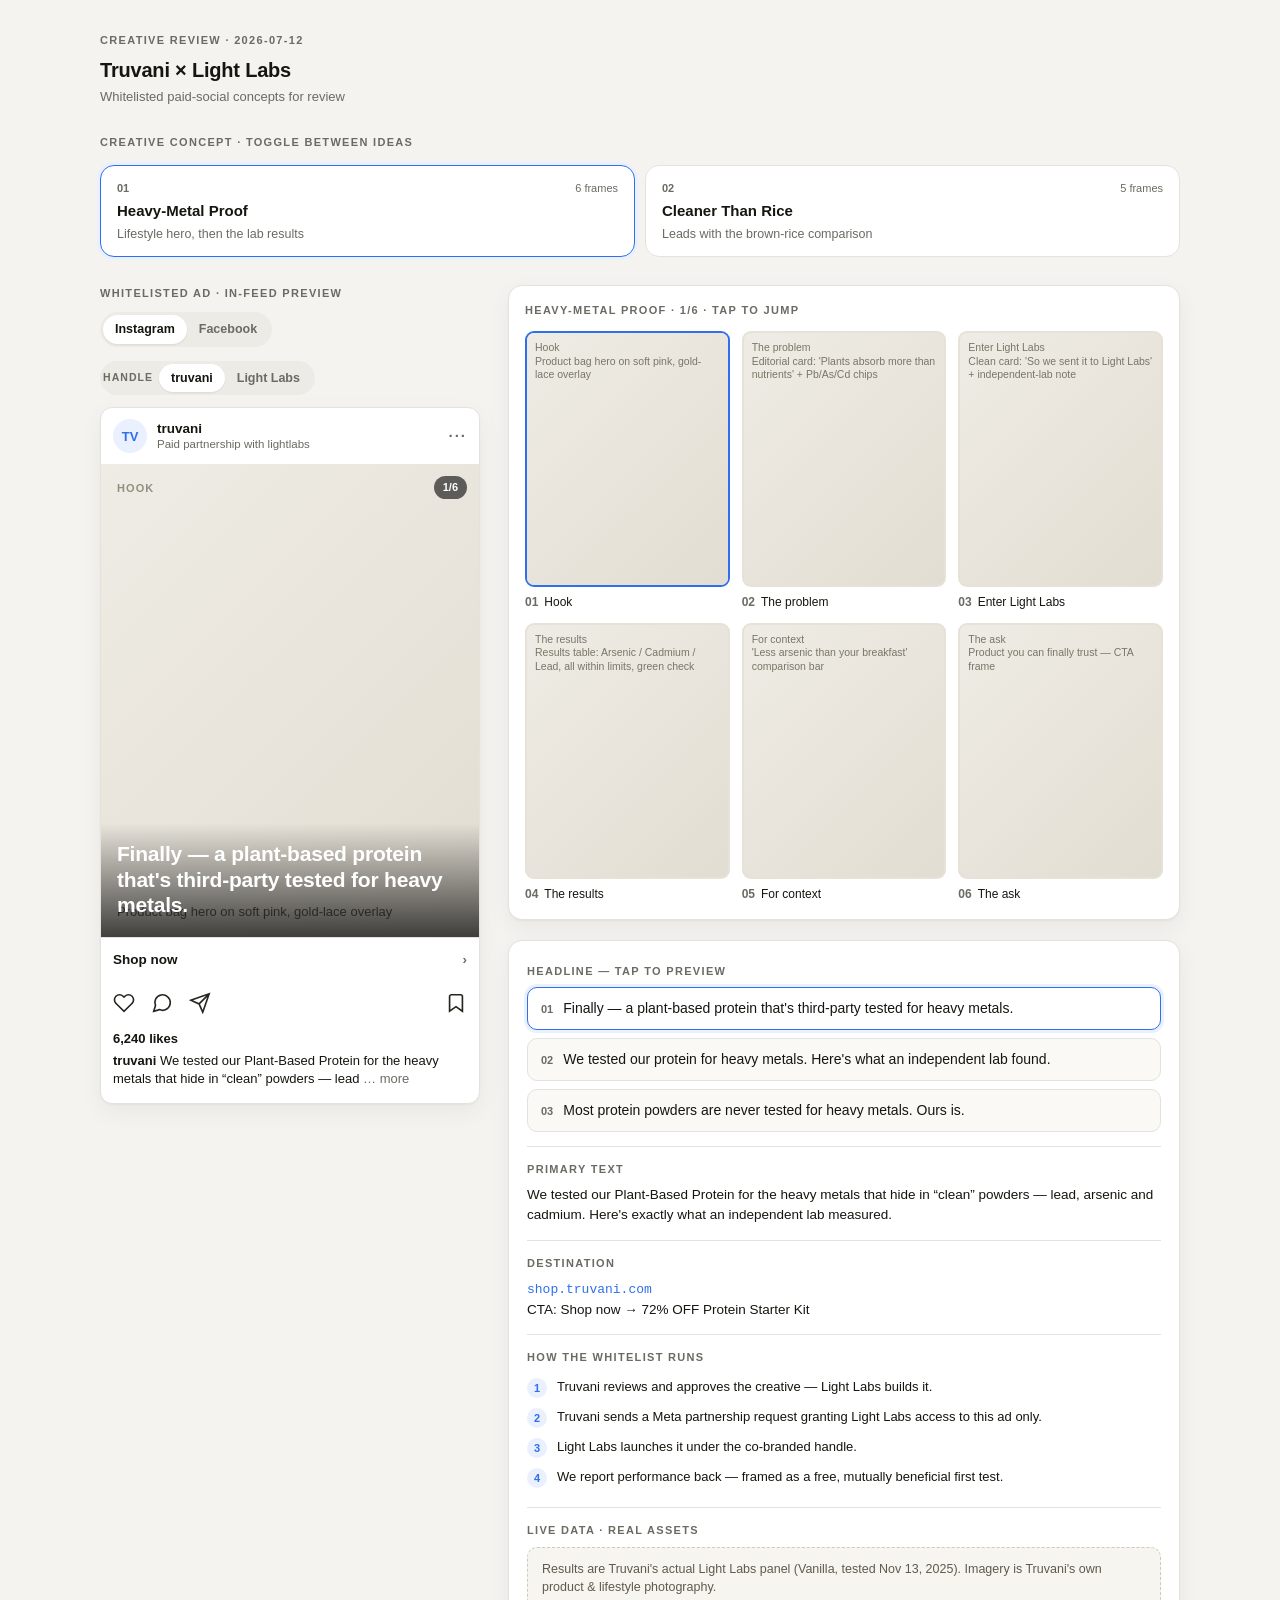
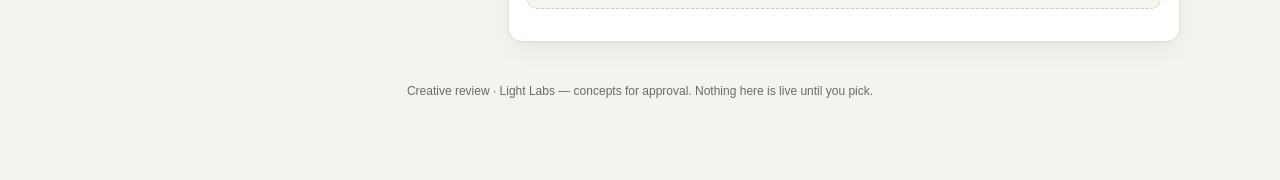
<file: .agents/skills/ad-creative/assets/creative-review-template.html>
<!DOCTYPE html>
<!--
  Creative Review Page — a shareable ad-creative approval artifact.

  HOW TO USE (agents): replace the JSON inside <script id="review-data"> below
  with the real project. Everything else renders from it. The file is
  self-contained — no build, no network, no dependencies. Open it in a browser,
  host it on any static host (Vercel/Netlify/GitHub Pages), or hand off the
  single .html file.

  THE DATA BLOCK IS JSON, NOT JAVASCRIPT:
    - double-quoted keys and strings, no comments, no trailing commas
    - it is inert data (parsed with JSON.parse), so a value can never execute
    - SECURITY: escape every literal "<" in your text values as < so a
      value like "</script>" can never break out of the tag. All values are
      also HTML-escaped again at render time.

  DATA SHAPE — see references/creative-review-page.md for the annotated spec.
  Images: each frame's "image" may be a URL, a relative path, or a data URI.
  If omitted (or the file is missing), a placeholder shows the frame label +
  the image prompt — use this for concepts not yet rendered to image.
-->
<html lang="en">
<head>
<meta charset="utf-8" />
<meta name="viewport" content="width=device-width, initial-scale=1" />
<title>Creative Review</title>
<style>
  :root {
    --bg: #f4f3f0; --card: #ffffff; --ink: #16150f; --muted: #6b6a63;
    --line: #e4e2dc; --accent: #2f6fed; --accent-soft: #eaf0fe;
    --radius: 14px; --shadow: 0 1px 2px rgba(0,0,0,.04), 0 8px 24px rgba(0,0,0,.05);
  }
  * { box-sizing: border-box; }
  body { margin: 0; background: var(--bg); color: var(--ink);
    font: 15px/1.5 -apple-system, BlinkMacSystemFont, "Segoe UI", Roboto, Helvetica, Arial, sans-serif;
    -webkit-font-smoothing: antialiased; }
  .wrap { max-width: 1120px; margin: 0 auto; padding: 32px 20px 80px; }
  .eyebrow { font-size: 11px; font-weight: 700; letter-spacing: .12em; text-transform: uppercase; color: var(--muted); }
  a { color: var(--accent); }

  header.project { margin-bottom: 28px; }
  header.project h1 { font-size: 20px; margin: 6px 0 2px; letter-spacing: -.01em; }
  header.project .sub { color: var(--muted); font-size: 13px; }

  .concepts { display: grid; grid-template-columns: repeat(auto-fit, minmax(210px, 1fr)); gap: 10px; margin: 14px 0 28px; }
  .concept { text-align: left; background: var(--card); border: 1.5px solid var(--line); border-radius: var(--radius);
    padding: 14px 16px; cursor: pointer; transition: border-color .12s, box-shadow .12s; font: inherit; color: inherit; }
  .concept:hover { border-color: #cfcdc6; }
  .concept[aria-selected="true"] { border-color: var(--accent); box-shadow: 0 0 0 3px var(--accent-soft); background: #fff; }
  .concept .row1 { display: flex; align-items: baseline; justify-content: space-between; gap: 8px; }
  .concept .num { font-size: 11px; font-weight: 700; color: var(--muted); }
  .concept .frames { font-size: 11px; color: var(--muted); }
  .concept .name { font-weight: 650; font-size: 15px; margin: 4px 0 3px; }
  .concept .tag { font-size: 12.5px; color: var(--muted); line-height: 1.35; }

  .grid { display: grid; grid-template-columns: minmax(0, 380px) minmax(0, 1fr); gap: 28px; align-items: start; }
  @media (max-width: 860px) { .grid { grid-template-columns: 1fr; } }
  .col-label { margin-bottom: 10px; }

  .toggles { display: flex; flex-wrap: wrap; gap: 14px; margin-bottom: 12px; }
  .seg { display: inline-flex; background: #ecebe6; border-radius: 999px; padding: 3px; }
  .seg button { border: 0; background: transparent; font: inherit; font-size: 12.5px; font-weight: 600; color: var(--muted);
    padding: 5px 12px; border-radius: 999px; cursor: pointer; }
  .seg button[aria-pressed="true"] { background: #fff; color: var(--ink); box-shadow: 0 1px 2px rgba(0,0,0,.08); }
  .seg .lbl { align-self: center; font-size: 10.5px; font-weight: 700; letter-spacing: .1em; text-transform: uppercase; color: var(--muted); margin-right: 6px; }

  .post { background: var(--card); border: 1px solid var(--line); border-radius: 12px; overflow: hidden; box-shadow: var(--shadow); }
  .post .top { display: flex; align-items: center; gap: 10px; padding: 11px 12px; }
  .post .avatar { width: 34px; height: 34px; border-radius: 50%; background: var(--accent-soft); color: var(--accent);
    display: grid; place-items: center; font-weight: 700; font-size: 13px; overflow: hidden; flex: none; }
  .post .avatar img { width: 100%; height: 100%; object-fit: cover; }
  .post .who { line-height: 1.2; }
  .post .who .name { font-weight: 650; font-size: 13.5px; }
  .post .who .partner { font-size: 11.5px; color: var(--muted); }
  .post .dots { margin-left: auto; color: var(--muted); font-weight: 700; letter-spacing: 2px; }
  .frame { position: relative; aspect-ratio: 4/5; background: #ded9d0; display: grid; }
  .frame img { width: 100%; height: 100%; object-fit: cover; grid-area: 1/1; z-index: 1; }
  .frame .ph { grid-area: 1/1; display: flex; flex-direction: column; justify-content: space-between; padding: 16px;
    background: linear-gradient(135deg,#efece5,#e2ddd2); }
  .frame .ph .plabel { font-size: 11px; font-weight: 700; letter-spacing: .1em; text-transform: uppercase; color: #948e80; }
  .frame .ph .pprompt { font-size: 13px; color: #5f5a4e; line-height: 1.4; }
  .frame .badge { position: absolute; top: 12px; left: 12px; z-index: 2; background: rgba(255,255,255,.92);
    font-size: 11.5px; font-weight: 600; padding: 5px 10px; border-radius: 999px; display: flex; align-items: center; gap: 5px; }
  .frame .counter { position: absolute; top: 12px; right: 12px; z-index: 2; background: rgba(0,0,0,.6); color: #fff; font-size: 11px;
    font-weight: 600; padding: 3px 9px; border-radius: 999px; }
  .frame .headline { position: absolute; left: 0; right: 0; bottom: 0; z-index: 2; padding: 18px 16px 20px; color: #fff;
    font-size: 21px; font-weight: 700; line-height: 1.2; letter-spacing: -.01em;
    background: linear-gradient(to top, rgba(0,0,0,.72), rgba(0,0,0,0)); }
  .frame .headline.light { color: var(--ink); background: linear-gradient(to top, rgba(255,255,255,.85), rgba(255,255,255,0)); }

  /* Instagram chrome */
  .ig-cta { display: flex; align-items: center; justify-content: space-between; padding: 12px; border-top: 1px solid var(--line);
    font-weight: 600; font-size: 13.5px; }
  .ig-cta .chev { color: var(--muted); }
  .ig-actions { display: flex; gap: 16px; padding: 10px 12px 2px; color: #26251f; }
  .ig-actions svg { width: 22px; height: 22px; }
  .ig-actions .save { margin-left: auto; }
  .likes { padding: 6px 12px 2px; font-weight: 650; font-size: 13px; }
  .caption { padding: 2px 12px 14px; font-size: 13px; line-height: 1.4; }
  .caption .h { font-weight: 650; }
  .caption .more { color: var(--muted); }

  /* Facebook chrome — link card below image + text actions */
  .fb-card { display: flex; align-items: center; gap: 12px; padding: 12px; background: #f3f4f6; border-top: 1px solid var(--line); }
  .fb-card .meta { min-width: 0; flex: 1; }
  .fb-card .dom { font-size: 11px; letter-spacing: .04em; text-transform: uppercase; color: var(--muted); }
  .fb-card .hl { font-size: 14px; font-weight: 650; line-height: 1.25; margin-top: 2px; overflow: hidden; }
  .fb-card .btn { flex: none; background: #e4e6eb; color: #050505; font-weight: 650; font-size: 12.5px; padding: 8px 14px; border-radius: 7px; }
  .fb-actions { display: flex; padding: 4px 12px; border-top: 1px solid var(--line); }
  .fb-actions span { flex: 1; text-align: center; padding: 8px 0; font-size: 13px; font-weight: 600; color: var(--muted); }

  .board { background: var(--card); border: 1px solid var(--line); border-radius: var(--radius); padding: 16px; box-shadow: var(--shadow); margin-bottom: 20px; }
  .board .frames-grid { display: grid; grid-template-columns: repeat(3, 1fr); gap: 12px; margin-top: 12px; }
  @media (max-width: 480px) { .board .frames-grid { grid-template-columns: repeat(2, 1fr); } }
  .thumb { border: 0; background: transparent; padding: 0; cursor: pointer; text-align: left; font: inherit; color: inherit; }
  .thumb .box { aspect-ratio: 4/5; border-radius: 9px; overflow: hidden; border: 2px solid transparent; background: #e7e2d8;
    display: grid; transition: border-color .12s; }
  .thumb[aria-current="true"] .box { border-color: var(--accent); }
  .thumb .box img { width: 100%; height: 100%; object-fit: cover; grid-area: 1/1; z-index: 1; }
  .thumb .box .mini { grid-area: 1/1; padding: 8px; font-size: 10.5px; color: #7a7566; line-height: 1.3;
    background: linear-gradient(135deg,#efece5,#e2ddd2); overflow: hidden; }
  .thumb .cap { margin-top: 6px; font-size: 12px; }
  .thumb .cap .n { color: var(--muted); font-weight: 700; margin-right: 6px; }

  .copy { background: var(--card); border: 1px solid var(--line); border-radius: var(--radius); padding: 18px; box-shadow: var(--shadow); }
  .copy .block { padding: 14px 0; border-top: 1px solid var(--line); }
  .copy .block:first-of-type { border-top: 0; padding-top: 4px; }
  .headline-opt { display: flex; gap: 10px; align-items: flex-start; width: 100%; text-align: left; font: inherit; color: inherit;
    background: #faf9f6; border: 1.5px solid var(--line); border-radius: 10px; padding: 11px 13px; cursor: pointer; margin-top: 8px; }
  .headline-opt[aria-pressed="true"] { border-color: var(--accent); background: #fff; box-shadow: 0 0 0 3px var(--accent-soft); }
  .headline-opt .n { font-size: 11px; font-weight: 700; color: var(--muted); margin-top: 2px; }
  .headline-opt .t { font-size: 14px; line-height: 1.35; }
  .kv { font-size: 13.5px; line-height: 1.5; }
  .kv .dest { color: var(--accent); font-family: ui-monospace, SFMono-Regular, Menlo, monospace; font-size: 13px; }
  .steps { margin: 8px 0 0; padding: 0; list-style: none; }
  .steps li { display: flex; gap: 10px; padding: 5px 0; font-size: 13px; line-height: 1.4; }
  .steps li .i { flex: none; width: 20px; height: 20px; border-radius: 50%; background: var(--accent-soft); color: var(--accent);
    display: grid; place-items: center; font-size: 11px; font-weight: 700; }
  .grounding { background: #f6f5ef; border: 1px dashed #cfcabb; border-radius: 10px; padding: 12px 14px; font-size: 12.5px; color: #5f5a4e; line-height: 1.45; margin-top: 8px; }
  .err { background: #fbeaea; border: 1px solid #e6b7b7; color: #8a2b2b; border-radius: 10px; padding: 14px 16px; font-size: 13px; }
  footer { margin-top: 40px; text-align: center; font-size: 12px; color: var(--muted); }
</style>
</head>
<body>

<!-- DATA — replace this JSON with your project (see the comment at the top of the file). -->
<script type="application/json" id="review-data">
{
  "project": {
    "brand": "Truvani",
    "agency": "Light Labs",
    "date": "2026-07-12",
    "note": "Whitelisted paid-social concepts for review"
  },
  "platforms": ["instagram", "facebook"],
  "concepts": [
    {
      "name": "Heavy-Metal Proof",
      "tagline": "Lifestyle hero, then the lab results",
      "handles": [
        { "name": "truvani", "partner": "Paid partnership with lightlabs", "initials": "TV" },
        { "name": "Light Labs", "partner": "Paid partnership with truvani", "initials": "LL" }
      ],
      "frames": [
        { "label": "Hook", "prompt": "Product bag hero on soft pink, gold-lace overlay", "headline": "Finally — a plant-based protein that's third-party tested for heavy metals.", "headlineTheme": "dark" },
        { "label": "The problem", "prompt": "Editorial card: 'Plants absorb more than nutrients' + Pb/As/Cd chips" },
        { "label": "Enter Light Labs", "prompt": "Clean card: 'So we sent it to Light Labs' + independent-lab note" },
        { "label": "The results", "prompt": "Results table: Arsenic / Cadmium / Lead, all within limits, green check" },
        { "label": "For context", "prompt": "'Less arsenic than your breakfast' comparison bar" },
        { "label": "The ask", "prompt": "Product you can finally trust — CTA frame", "headline": "Protein you can finally trust." }
      ],
      "headlines": [
        "Finally — a plant-based protein that's third-party tested for heavy metals.",
        "We tested our protein for heavy metals. Here's what an independent lab found.",
        "Most protein powders are never tested for heavy metals. Ours is."
      ],
      "primaryText": "We tested our Plant-Based Protein for the heavy metals that hide in “clean” powders — lead, arsenic and cadmium. Here's exactly what an independent lab measured.",
      "destination": { "url": "shop.truvani.com", "cta": "Shop now", "offer": "72% OFF Protein Starter Kit" },
      "rollout": {
        "title": "How the whitelist runs",
        "steps": [
          "Truvani reviews and approves the creative — Light Labs builds it.",
          "Truvani sends a Meta partnership request granting Light Labs access to this ad only.",
          "Light Labs launches it under the co-branded handle.",
          "We report performance back — framed as a free, mutually beneficial first test."
        ]
      },
      "grounding": "Results are Truvani's actual Light Labs panel (Vanilla, tested Nov 13, 2025). Imagery is Truvani's own product & lifestyle photography."
    },
    {
      "name": "Cleaner Than Rice",
      "tagline": "Leads with the brown-rice comparison",
      "frames": [
        { "label": "Hook", "prompt": "Split visual: brown rice vs protein scoop", "headline": "Your “clean” brown rice protein? Test it.", "headlineTheme": "dark" },
        { "label": "The claim", "prompt": "Stat card comparing arsenic levels" },
        { "label": "The proof", "prompt": "Light Labs results table" },
        { "label": "The context", "prompt": "What the numbers mean, plainly" },
        { "label": "The ask", "prompt": "Starter-kit offer frame", "headline": "Trust the label. Then trust the test." }
      ],
      "headlines": [
        "Your “clean” brown rice protein? Test it.",
        "Brown rice protein is often the worst offender for arsenic. We checked ours.",
        "“Plant-based” doesn't mean “clean.” We have the lab panel to prove ours is."
      ],
      "primaryText": "Brown-rice protein is one of the most common sources of dietary arsenic. So we sent ours to an independent lab. Here's the panel.",
      "destination": { "url": "shop.truvani.com", "cta": "Shop now", "offer": "72% OFF Protein Starter Kit" },
      "grounding": "Comparison figures are from Truvani's Light Labs panel and published dietary-arsenic ranges. No competitor is named."
    }
  ]
}
</script>

<div class="wrap">
  <header class="project" id="project"></header>
  <div class="eyebrow">Creative concept · toggle between ideas</div>
  <div class="concepts" id="concepts" role="tablist"></div>
  <div class="grid">
    <section>
      <div class="eyebrow col-label" id="preview-label">In-feed preview</div>
      <div class="toggles" id="toggles"></div>
      <div class="post" id="post"></div>
    </section>
    <section>
      <div class="board">
        <div class="eyebrow" id="board-label">Storyboard · tap to jump</div>
        <div class="frames-grid" id="frames-grid"></div>
      </div>
      <div class="copy" id="copy"></div>
    </section>
  </div>
  <footer id="footer"></footer>
</div>

<script>
/* ============================================================================
   RENDER — generic; no need to edit when swapping the DATA JSON above.
   ========================================================================== */
const esc = (s) => String(s == null ? "" : s).replace(/[&<>"']/g, c => (
  { "&": "&amp;", "<": "&lt;", ">": "&gt;", '"': "&quot;", "'": "&#39;" }[c]));
const PLATFORMS = { instagram: "Instagram", facebook: "Facebook" };

let DATA;
try {
  DATA = JSON.parse(document.getElementById("review-data").textContent);
} catch (e) {
  document.querySelector(".wrap").innerHTML =
    '<div class="err"><b>Couldn\'t read the review data.</b><br/>The <code>#review-data</code> block must be valid JSON — double-quoted keys and strings, no comments, no trailing commas. Parser said: ' + esc(e.message) + '</div>';
  throw e;
}

const state = { concept: 0, frame: 0, platform: null, handle: 0, headline: 0 };
const concept = () => DATA.concepts[state.concept];

// platforms restricted to the ones we can render; default to first valid
const platformList = () => (DATA.platforms || ["instagram"]).filter(p => PLATFORMS[p]);
state.platform = platformList()[0] || "instagram";

const heart = '<svg viewBox="0 0 24 24" fill="none" stroke="currentColor" stroke-width="1.8"><path d="M20.8 4.6a5.5 5.5 0 0 0-7.8 0L12 5.6l-1-1a5.5 5.5 0 1 0-7.8 7.8l1 1L12 21l7.8-7.6 1-1a5.5 5.5 0 0 0 0-7.8z"/></svg>';
const comment = '<svg viewBox="0 0 24 24" fill="none" stroke="currentColor" stroke-width="1.8"><path d="M21 11.5a8.4 8.4 0 0 1-11.8 7.7L3 21l1.9-6.2A8.4 8.4 0 1 1 21 11.5z"/></svg>';
const share = '<svg viewBox="0 0 24 24" fill="none" stroke="currentColor" stroke-width="1.8"><path d="M22 2 11 13M22 2l-7 20-4-9-9-4 20-7z"/></svg>';
const bookmark = '<svg viewBox="0 0 24 24" fill="none" stroke="currentColor" stroke-width="1.8"><path d="M19 21l-7-5-7 5V5a2 2 0 0 1 2-2h10a2 2 0 0 1 2 2z"/></svg>';

function renderProject() {
  const p = DATA.project || {};
  const line = [p.brand, p.agency && `× ${p.agency}`].filter(Boolean).join(" ");
  document.getElementById("project").innerHTML =
    `<div class="eyebrow">Creative review${p.date ? " · " + esc(p.date) : ""}</div>
     <h1>${esc(line || "Ad creative")}</h1>${p.note ? `<div class="sub">${esc(p.note)}</div>` : ""}`;
  document.getElementById("footer").innerHTML =
    `Creative review${p.agency ? " · " + esc(p.agency) : ""} — concepts for approval. Nothing here is live until you pick.`;
}

function renderConcepts() {
  document.getElementById("concepts").innerHTML = DATA.concepts.map((c, i) => `
    <button class="concept" role="tab" aria-selected="${i === state.concept}" data-i="${i}">
      <div class="row1"><span class="num">${String(i + 1).padStart(2, "0")}</span>
        <span class="frames">${c.frames.length} frame${c.frames.length === 1 ? "" : "s"}</span></div>
      <div class="name">${esc(c.name)}</div>
      <div class="tag">${esc(c.tagline || "")}</div>
    </button>`).join("");
  document.querySelectorAll(".concept").forEach(b =>
    b.onclick = () => { state.concept = +b.dataset.i; state.frame = 0; state.handle = 0; state.headline = 0; renderAll(); });
}

function handles() {
  return concept().handles || [{
    name: DATA.project?.brand || "brand",
    partner: DATA.project?.agency ? "Paid partnership with " + DATA.project.agency.toLowerCase() : "Sponsored",
    initials: (DATA.project?.brand || "AD").slice(0, 2).toUpperCase()
  }];
}

function renderToggles() {
  const plats = platformList(), hs = handles();
  let html = "";
  if (plats.length > 1) {
    html += `<div class="seg" role="group">${plats.map(p =>
      `<button data-plat="${esc(p)}" aria-pressed="${p === state.platform}">${esc(PLATFORMS[p])}</button>`).join("")}</div>`;
  }
  if (hs.length > 1) {
    html += `<div class="seg" role="group"><span class="lbl">Handle</span>${hs.map((h, i) =>
      `<button data-handle="${i}" aria-pressed="${i === state.handle}">${esc(h.name)}</button>`).join("")}</div>`;
  }
  const el = document.getElementById("toggles");
  el.innerHTML = html;
  el.querySelectorAll("[data-plat]").forEach(b => b.onclick = () => { state.platform = b.dataset.plat; renderToggles(); renderPost(); });
  el.querySelectorAll("[data-handle]").forEach(b => b.onclick = () => { state.handle = +b.dataset.handle; renderToggles(); renderPost(); });
  document.getElementById("preview-label").textContent = (hs.length > 1 ? "Whitelisted ad · " : "") + "In-feed preview";
}

// placeholder underneath + image on top; a missing/broken image removes itself → placeholder shows
function frameVisual(f, phCls) {
  const ph = `<div class="${phCls}"><div class="plabel">${esc(f.label)}</div><div class="pprompt">${esc(f.prompt || "")}</div></div>`;
  const img = f.image ? `<img src="${esc(f.image)}" alt="${esc(f.label)}" onerror="this.remove()" />` : "";
  return ph + img;
}

function frameHTML(c, f) {
  const total = c.frames.length;
  const headlineText = state.frame === 0 ? (c.headlines?.[state.headline] || f.headline || "") : (f.headline || "");
  const theme = f.headlineTheme === "light" ? " light" : "";
  return `<div class="frame">
      ${frameVisual(f, "ph")}
      <span class="counter">${state.frame + 1}/${total}</span>
      ${headlineText ? `<div class="headline${theme}">${esc(headlineText)}</div>` : ""}
    </div>`;
}

function renderPost() {
  const c = concept(), f = c.frames[state.frame], h = handles()[state.handle] || handles()[0];
  const dest = c.destination || {};
  const top = `<div class="top">
      <div class="avatar">${h.initials ? esc(h.initials) : ""}</div>
      <div class="who"><div class="name">${esc(h.name)}</div><div class="partner">${esc(h.partner || "Sponsored")}</div></div>
      <div class="dots">···</div>
    </div>`;

  let chrome;
  if (state.platform === "facebook") {
    const domain = dest.url ? esc(dest.url) : "";
    const hl = c.headlines?.[state.headline] || f.headline || dest.offer || "";
    chrome = `<div class="fb-card">
        <div class="meta"><div class="dom">${domain}</div><div class="hl">${esc(hl)}</div></div>
        ${dest.cta ? `<div class="btn">${esc(dest.cta)}</div>` : ""}
      </div>
      <div class="fb-actions"><span>Like</span><span>Comment</span><span>Share</span></div>`;
  } else {
    chrome = `<div class="ig-cta"><span>${esc(dest.cta || "Learn more")}</span><span class="chev">›</span></div>
      <div class="ig-actions">${heart}${comment}${share}<span class="save">${bookmark}</span></div>
      <div class="likes">6,240 likes</div>
      <div class="caption"><span class="h">${esc(h.name)}</span> ${esc((c.primaryText || "").slice(0, 90))}<span class="more"> … more</span></div>`;
  }

  document.getElementById("post").innerHTML = top + frameHTML(c, f) + chrome;
  document.getElementById("board-label").textContent = `${c.name} · ${state.frame + 1}/${c.frames.length} · tap to jump`;
}

function renderBoard() {
  const c = concept();
  document.getElementById("frames-grid").innerHTML = c.frames.map((f, i) => `
    <button class="thumb" aria-current="${i === state.frame}" data-i="${i}">
      <div class="box">${frameVisual(f, "mini")}</div>
      <div class="cap"><span class="n">${String(i + 1).padStart(2, "0")}</span>${esc(f.label)}</div>
    </button>`).join("");
  document.querySelectorAll(".thumb").forEach(b =>
    b.onclick = () => { state.frame = +b.dataset.i; renderPost(); renderBoard(); });
}

function renderCopy() {
  const c = concept(), dest = c.destination || {};
  let html = "";
  if (c.headlines?.length) {
    html += `<div class="block"><div class="eyebrow">Headline — tap to preview</div>${c.headlines.map((h, i) =>
      `<button class="headline-opt" aria-pressed="${i === state.headline}" data-i="${i}">
        <span class="n">${String(i + 1).padStart(2, "0")}</span><span class="t">${esc(h)}</span></button>`).join("")}</div>`;
  }
  if (c.primaryText) html += `<div class="block"><div class="eyebrow">Primary text</div><div class="kv" style="margin-top:8px">${esc(c.primaryText)}</div></div>`;
  if (dest.url || dest.cta) {
    html += `<div class="block"><div class="eyebrow">Destination</div><div class="kv" style="margin-top:8px">
      ${dest.url ? `<span class="dest">${esc(dest.url)}</span><br/>` : ""}
      ${dest.cta ? `CTA: ${esc(dest.cta)}` : ""}${dest.offer ? ` → ${esc(dest.offer)}` : ""}</div></div>`;
  }
  if (c.rollout?.steps?.length) {
    html += `<div class="block"><div class="eyebrow">${esc(c.rollout.title || "How it runs")}</div>
      <ol class="steps">${c.rollout.steps.map((s, i) => `<li><span class="i">${i + 1}</span><span>${esc(s)}</span></li>`).join("")}</ol></div>`;
  }
  if (c.grounding) html += `<div class="block"><div class="eyebrow">Live data · real assets</div><div class="grounding">${esc(c.grounding)}</div></div>`;
  const el = document.getElementById("copy");
  el.innerHTML = html;
  el.querySelectorAll(".headline-opt").forEach(b =>
    b.onclick = () => { state.headline = +b.dataset.i; state.frame = 0; renderPost(); renderBoard(); renderCopy(); });
}

function renderAll() { renderConcepts(); renderToggles(); renderPost(); renderBoard(); renderCopy(); }
renderProject();
renderAll();
</script>
</body>
</html>
</file>
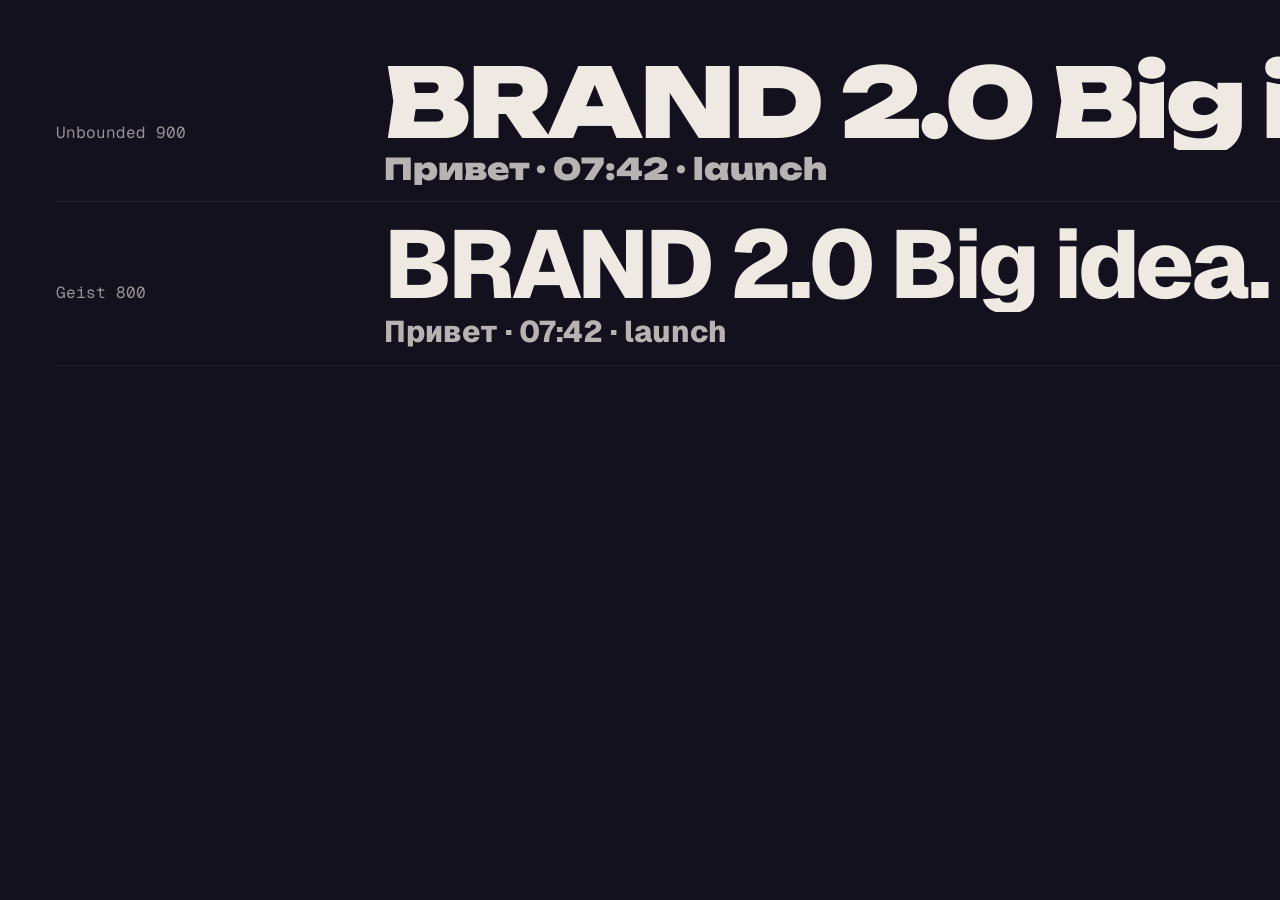
<file: .agents/skills/higgsfield-motion-saas/assets/specimen/specimen.html>
<!doctype html>
<!-- Font specimen sheet (the BLIP. method that fixed "шрифты дешево"): every candidate set in the FILM'S REAL COPY with
     numerals, on the film's background, labelled. Pick 3 roles: display, motif (pixel/serif/…), UI/mono.
     node scripts/code/capture.mjs "assets/specimen/specimen.html?fonts=Unbounded:900|Anybody:800|Syne:800|Bricolage+Grotesque:800|Funnel+Display:800|Host+Grotesk:700|Big+Shoulders+Display:900|Geist:800&copy=NOVA 2.0 Ship it tonight 0123&copy2=Привет, мир · 07:42&bg=%2314111F&fg=%23EEEAE3" out --stills 0
     Check Cyrillic if any caption is Russian: a display font without Cyrillic silently falls back. -->
<html><head><meta charset="utf-8"><style>
  body{margin:0;font-family:"Geist Mono",monospace}
  #s{width:1920px;padding:40px 56px;box-sizing:border-box}
  .r{display:flex;align-items:baseline;gap:28px;border-bottom:1px solid #ffffff14;padding:14px 0}
  .lab{width:300px;flex:none;font-size:16px;opacity:.6}
  .a{font-size:96px;line-height:1;letter-spacing:-.035em;white-space:nowrap;overflow:hidden}
  .b{font-size:30px;opacity:.75;white-space:nowrap}
</style></head><body><div id="s"></div><script>
(async () => {
  const q = new URLSearchParams(location.search), fonts = (q.get('fonts') || 'Unbounded:900|Geist:800').split('|');
  const copy = q.get('copy') || 'BRAND 2.0 Big idea. 0123', copy2 = q.get('copy2') || 'Привет · 07:42 · launch';
  document.body.style.background = q.get('bg') || '#14111F'; document.body.style.color = q.get('fg') || '#EEEAE3';
  const l = document.createElement('link'); l.rel = 'stylesheet';
  l.href = 'https://fonts.googleapis.com/css2?' + fonts.map((f) => 'family=' + f.split(':')[0] + ':wght@' + (f.split(':')[1] || 400)).join('&') + '&family=Geist+Mono&display=block';
  document.head.appendChild(l); await new Promise((r) => { l.onload = r; l.onerror = r; });
  const S = document.getElementById('s');
  for (const f of fonts) {
    const [fam, w] = [f.split(':')[0].replace(/\+/g, ' '), f.split(':')[1] || 400];
    const r = document.createElement('div'); r.className = 'r';
    r.innerHTML = `<div class="lab">${fam} ${w}</div><div><div class="a" style="font-family:'${fam}';font-weight:${w}"></div><div class="b" style="font-family:'${fam}';font-weight:${w}"></div></div>`;
    r.querySelector('.a').textContent = copy; r.querySelector('.b').textContent = copy2; S.appendChild(r);
    try { await document.fonts.load(`${w} 96px "${fam}"`, copy + copy2); } catch (e) {}
  }
  await document.fonts.ready;
  window.__seek = async () => {}; window.__comp = { width: 1920, height: S.offsetHeight, fps: 1, duration: 1 };
})();
</script></body></html>
</file>
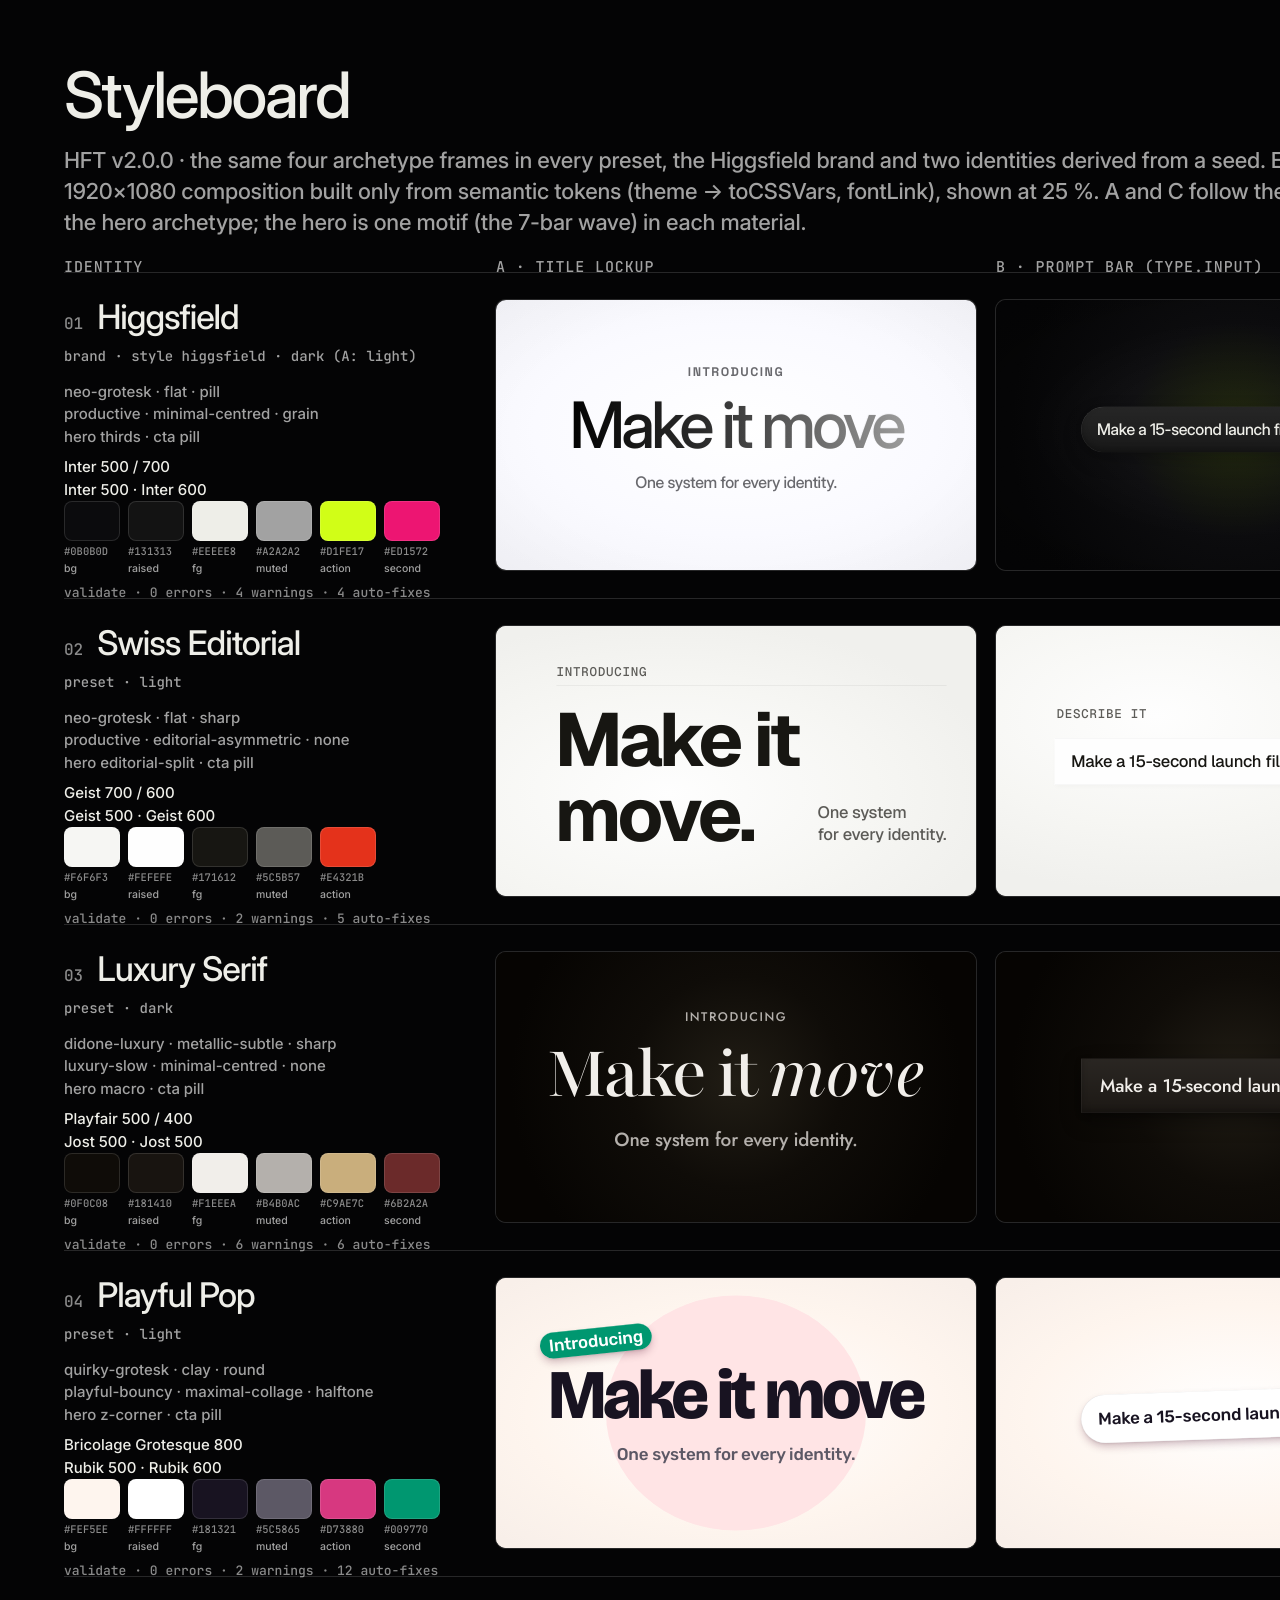
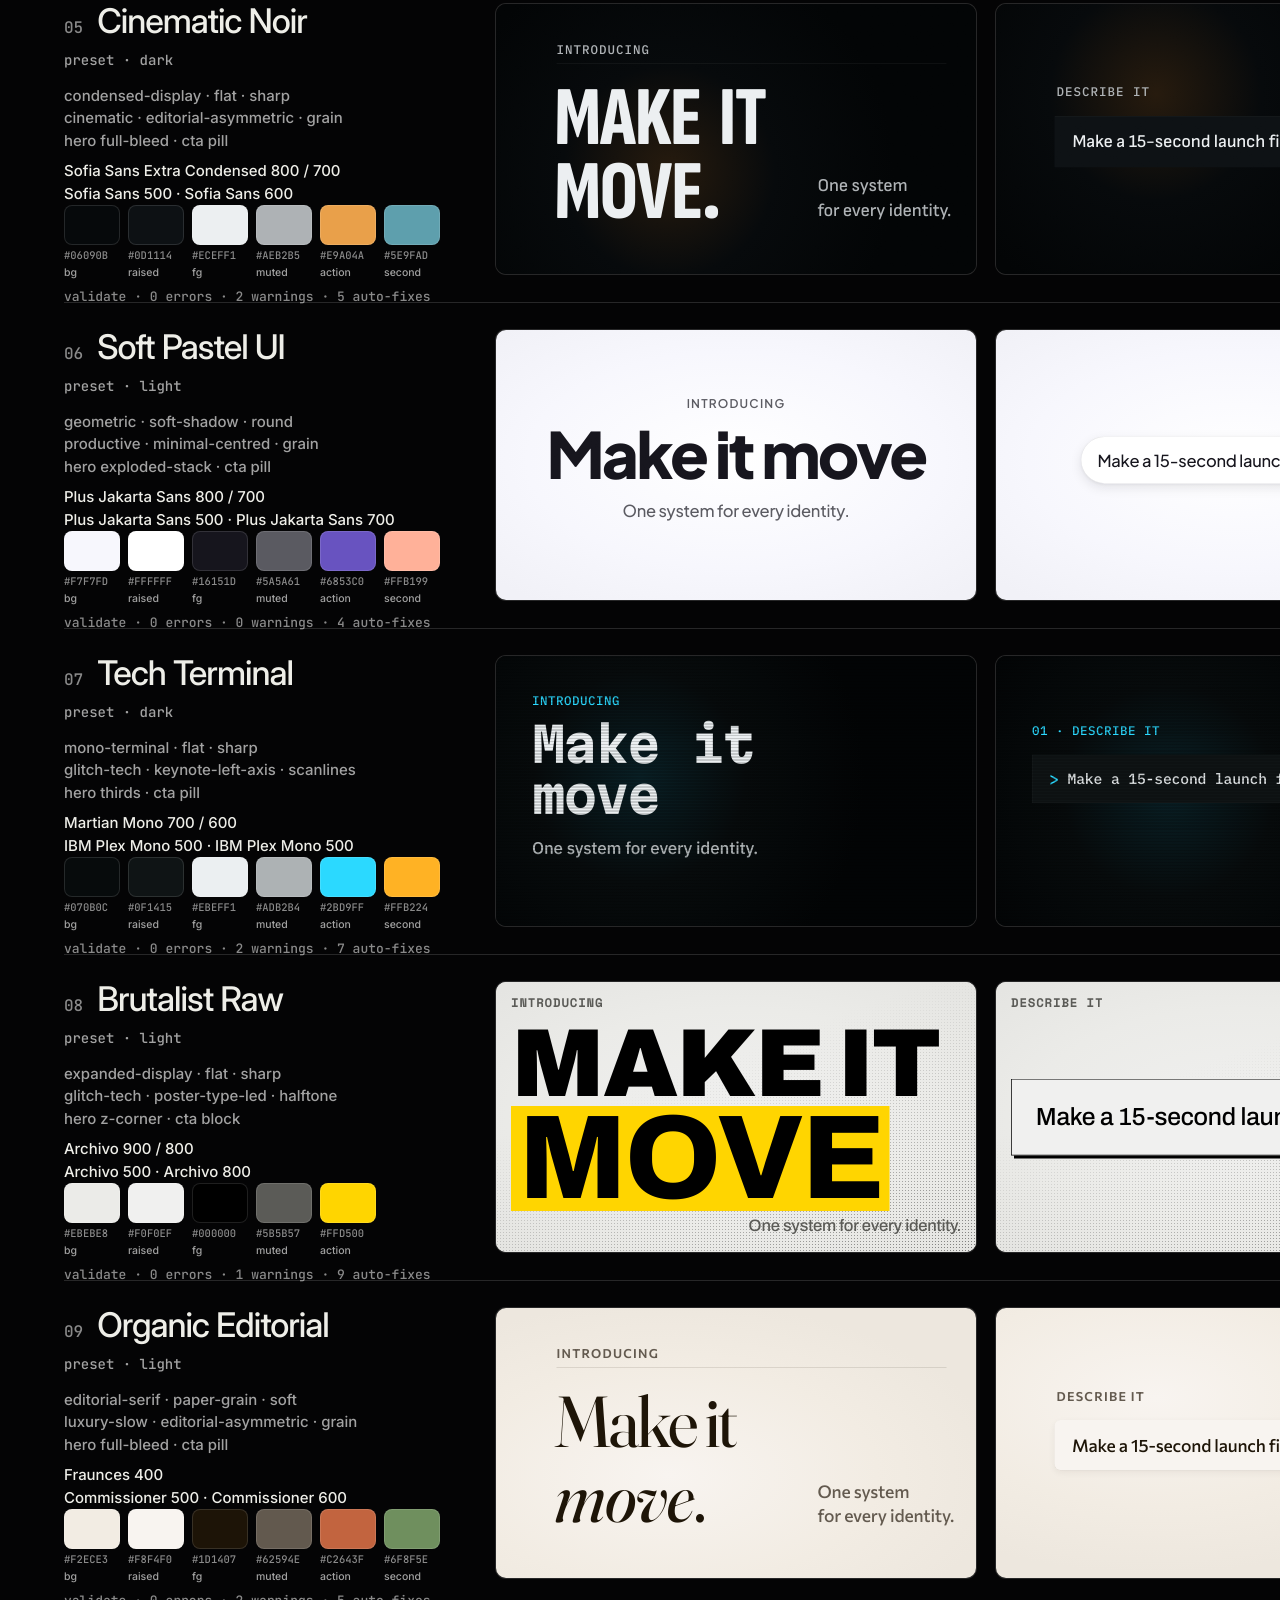
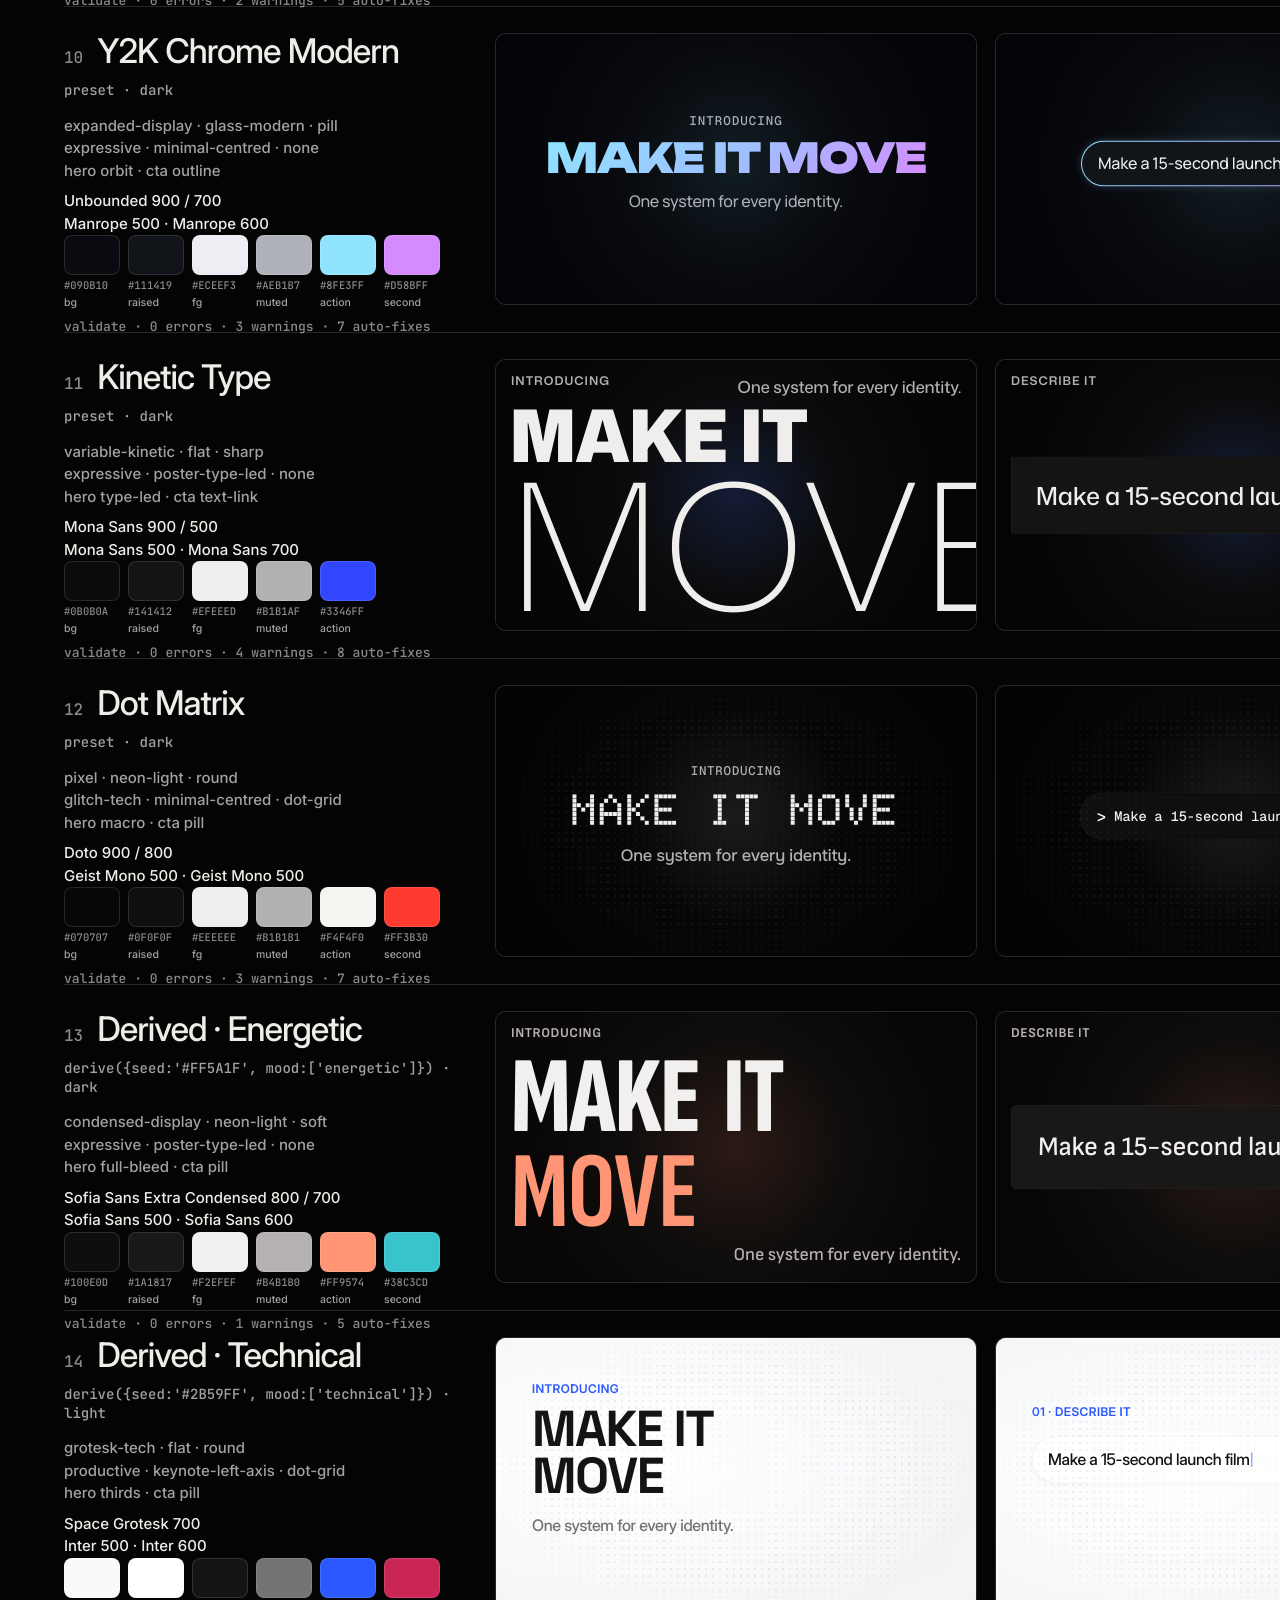
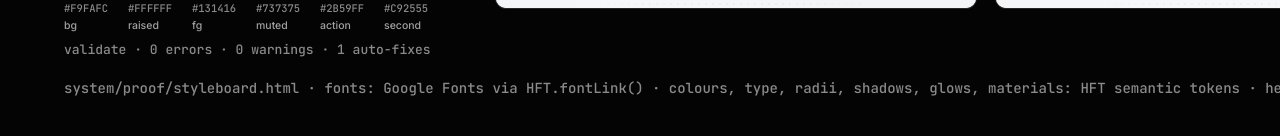
<file: .agents/skills/higgsfield-motion/assets/templates/styleboard/styleboard.html>
<!doctype html>
<html lang="en">
<head>
<meta charset="utf-8">
<meta name="frame" content="2540x4936">
<title>HFT Styleboard</title>
<!-- Proof (a): the same 4 archetype frames (title lockup, prompt bar, action pill / CTA, hero object + caption)
     in every HFT preset, the Higgsfield brand and two derived identities. Each mini-frame is a real 1920x1080
     composition scaled to 25 %. Everything visual comes from ../hf-tokens.js (semantic tokens, toCSSVars, fontLink).
     Render: node ../../../scripts/render.mjs <out_dir> styleboard.html  (frame size from the meta above = board size) -->
<script src="../../../scripts/hf-tokens.js"></script>
<script src="../shared/hero-glyph.js"></script>
<script src="styleboard.js"></script>
<style>
  html, body { margin: 0; padding: 0; background: #040405; }
  body { -webkit-font-smoothing: antialiased; text-rendering: geometricPrecision; }
  .frame { font-kerning: normal; font-optical-sizing: auto; }
</style>
</head>
<body>
<div id="board"></div>
<script>SB.render(document.getElementById('board'));</script>
</body>
</html>
</file>
